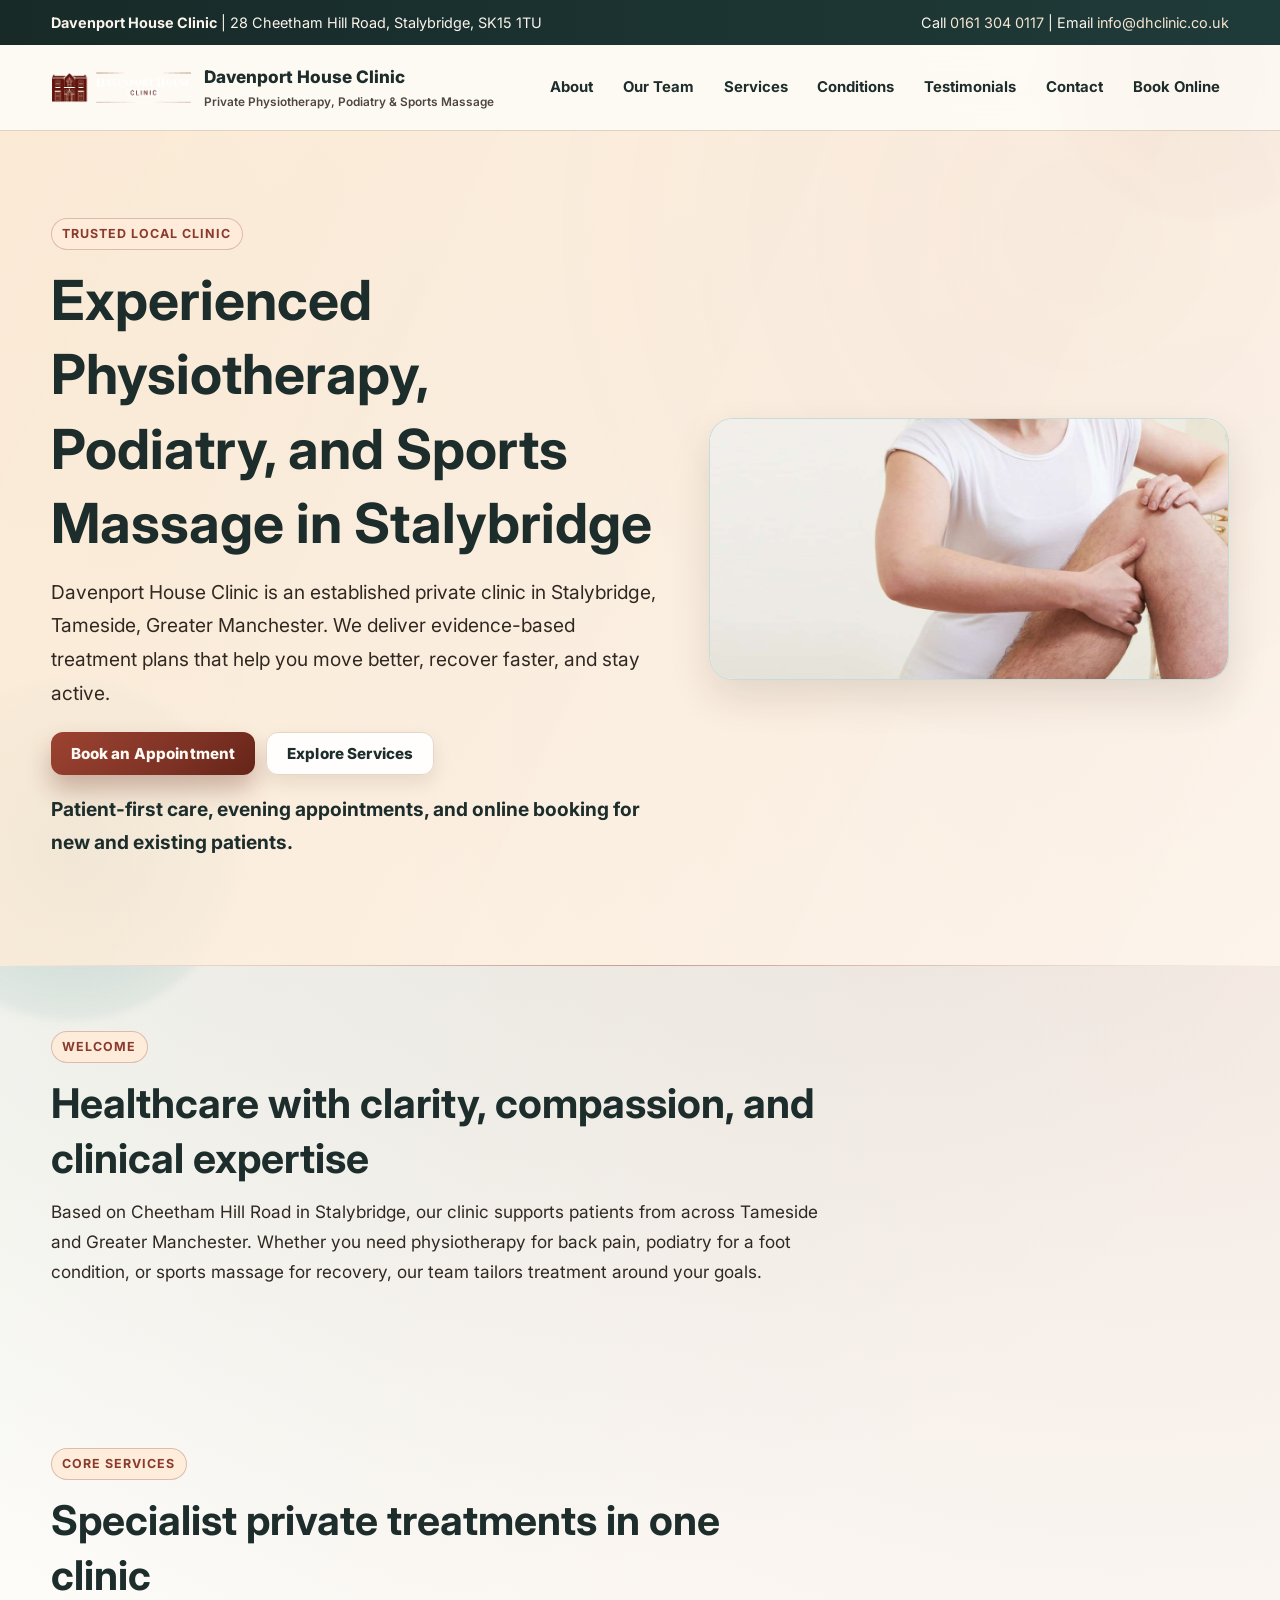
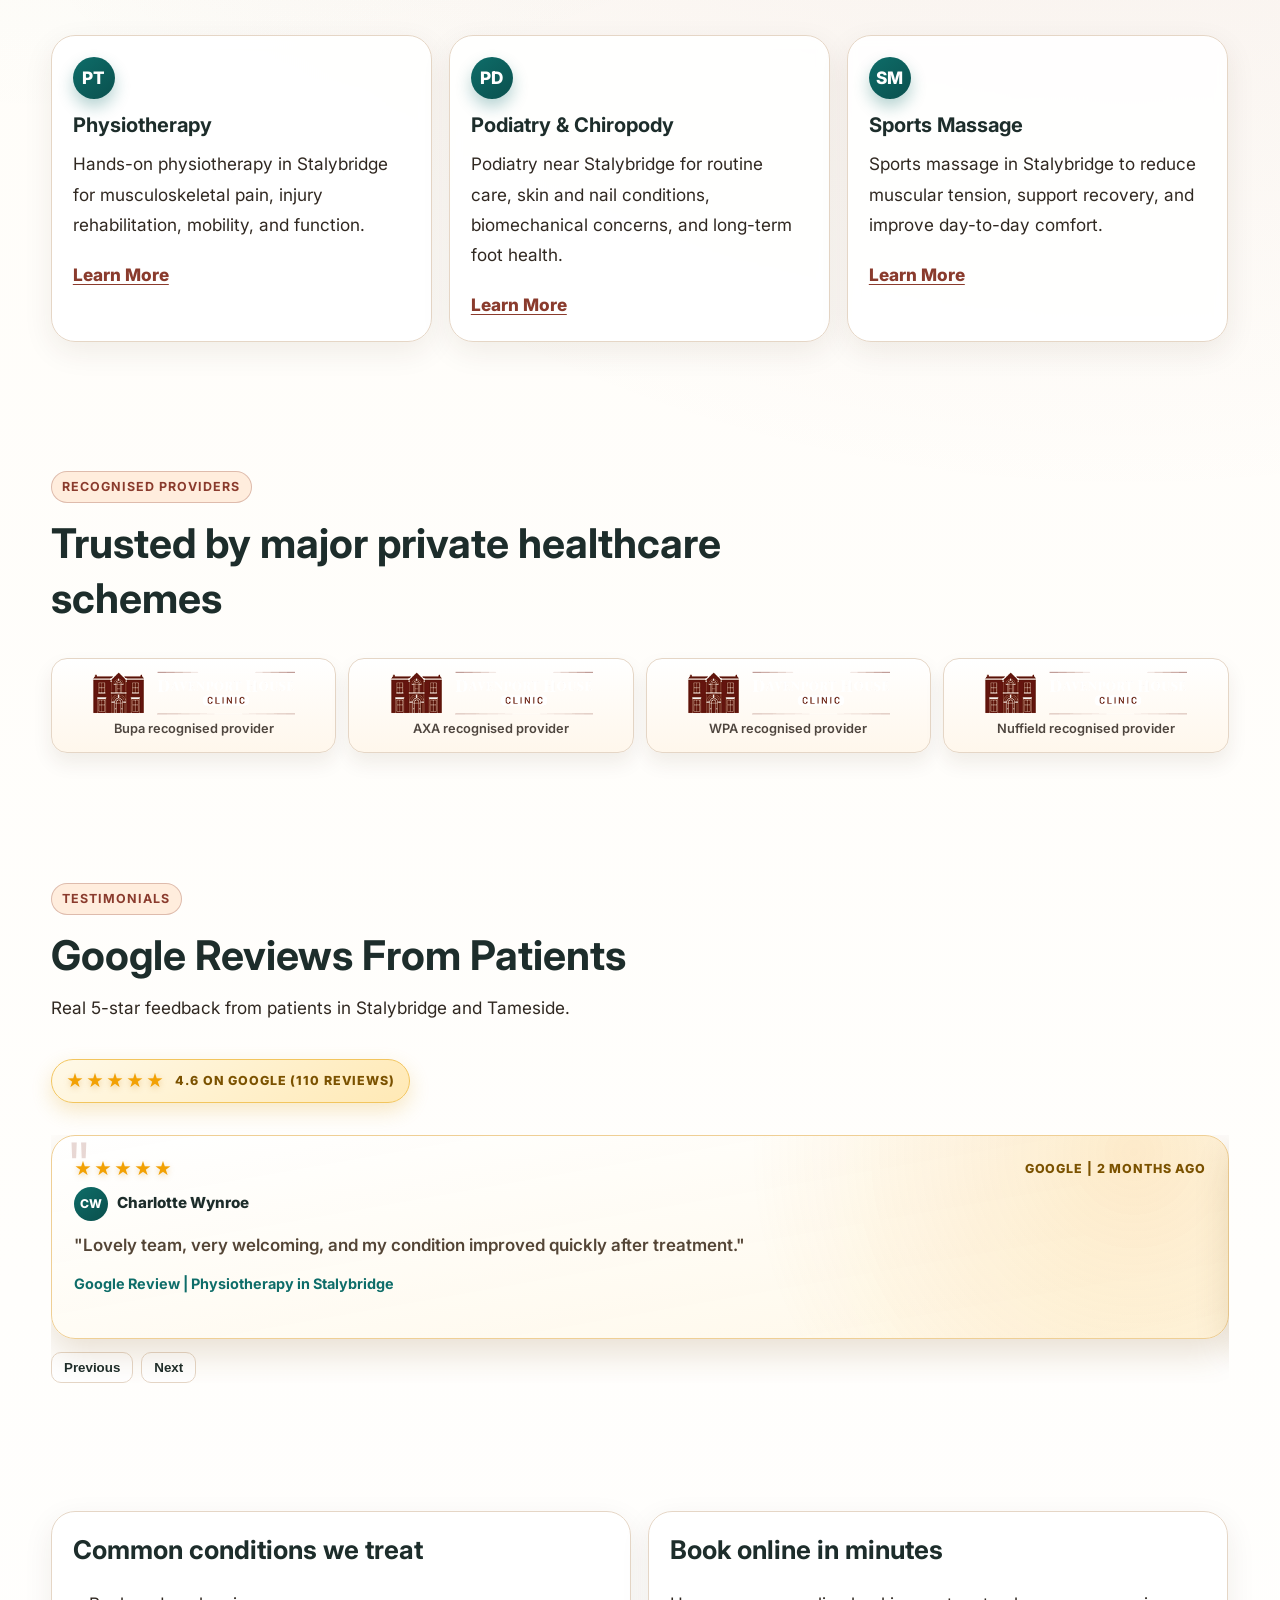
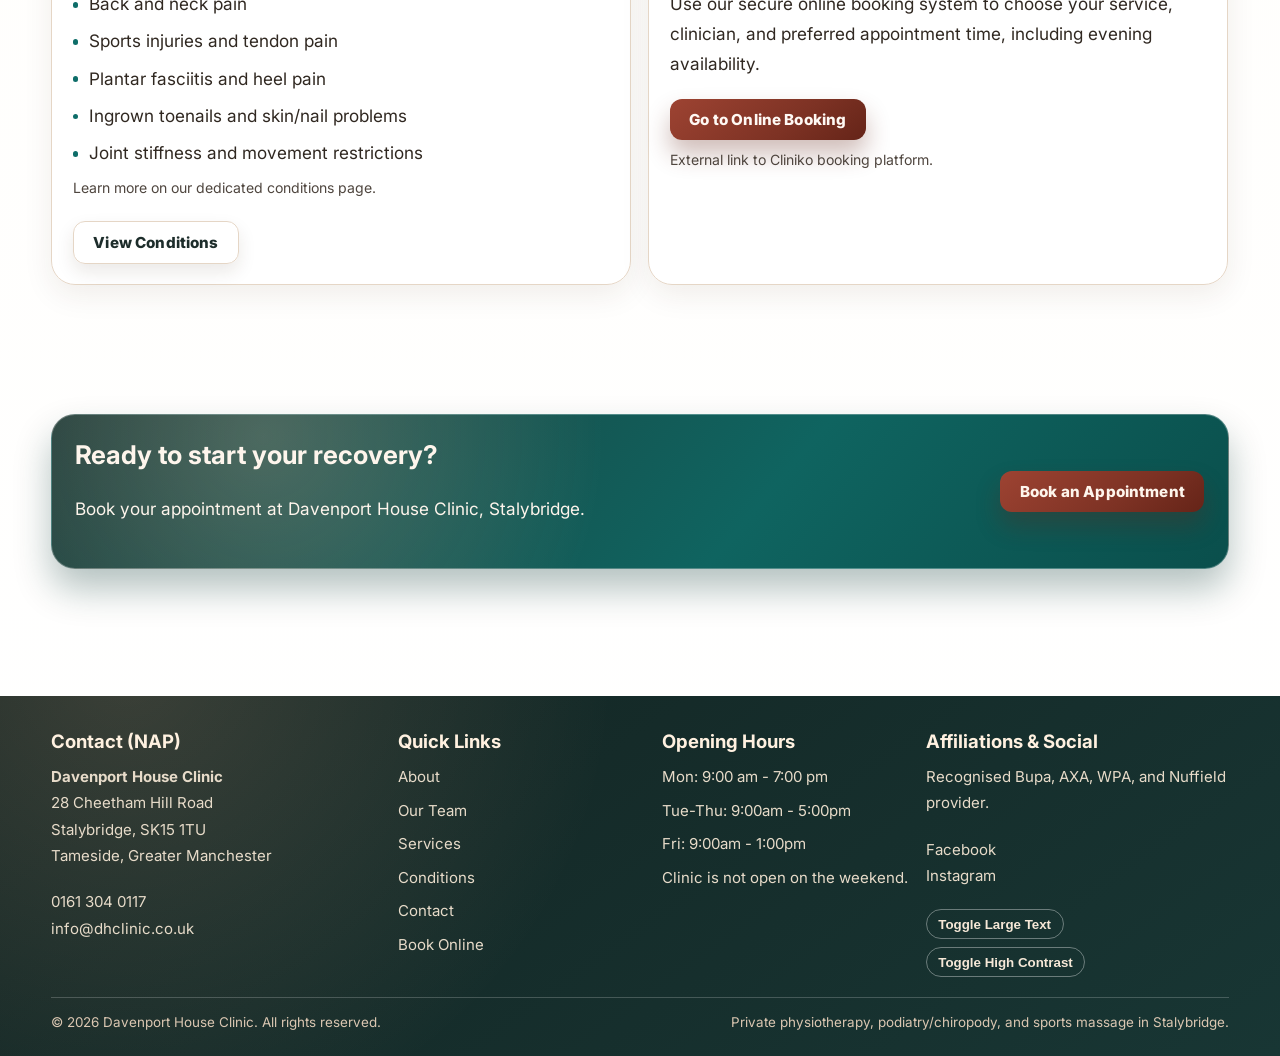
<file: index.html>
﻿<!DOCTYPE html>
<html lang="en-GB">
<head>
  <meta charset="UTF-8" />
  <meta name="viewport" content="width=device-width, initial-scale=1.0" />
  <title>Davenport House Clinic | Physiotherapy, Podiatry &amp; Sports Massage in Stalybridge</title>
  <meta name="description" content="Private physiotherapy, podiatry/chiropody, and sports massage in Stalybridge, Tameside. Book online with Davenport House Clinic for trusted, patient-first care." />
  <link rel="canonical" href="https://www.dhclinic.co.uk/" />
  <meta name="robots" content="index,follow" />
  <meta property="og:title" content="Davenport House Clinic | Physiotherapy, Podiatry & Sports Massage in Stalybridge" />
  <meta property="og:description" content="Experienced physiotherapy, podiatry, and sports massage in Stalybridge, Greater Manchester." />
  <meta property="og:type" content="website" />
  <meta property="og:url" content="https://www.dhclinic.co.uk/" />
  <meta property="og:locale" content="en_GB" />
  <meta name="twitter:card" content="summary" />
  <link rel="stylesheet" href="assets/css/styles.css" />
  <script type="application/ld+json">
  {
    "@context": "https://schema.org",
    "@type": "MedicalClinic",
    "name": "Davenport House Clinic",
    "url": "https://www.dhclinic.co.uk/",
    "telephone": "+44 161 304 0117",
    "email": "info@dhclinic.co.uk",
    "address": {
      "@type": "PostalAddress",
      "streetAddress": "28 Cheetham Hill Road",
      "addressLocality": "Stalybridge",
      "addressRegion": "Greater Manchester",
      "postalCode": "SK15 1TU",
      "addressCountry": "GB"
    },
    "areaServed": ["Stalybridge", "Tameside", "Greater Manchester"],
    "medicalSpecialty": ["Physiotherapy", "Podiatry", "Sports Medicine"],
    "sameAs": [
      "https://www.facebook.com/dhclinic",
      "https://www.instagram.com/dhclinic/"
    ]
  }
  </script>
</head>
<body>
  <a class="skip-link" href="#main-content">Skip to main content</a>

  <div class="top-utility">
    <div class="container">
      <div>
        <strong>Davenport House Clinic</strong> | 28 Cheetham Hill Road, Stalybridge, SK15 1TU
      </div>
      <div>
        Call <a href="tel:+441613040117">0161 304 0117</a> | Email <a href="mailto:info@dhclinic.co.uk">info@dhclinic.co.uk</a>
      </div>
    </div>
  </div>

  <header class="site-header">
    <div class="container">
      <a class="brand" href="index.html" aria-label="Davenport House Clinic home">
        <img class="brand-mark" src="assets/img/dhclinic-logo-landscape.png" alt="" aria-hidden="true" loading="eager" decoding="async" />
        <span>
          Davenport House Clinic
          <small>Private Physiotherapy, Podiatry &amp; Sports Massage</small>
        </span>
      </a>
      <button class="nav-toggle" aria-expanded="false" aria-controls="site-nav" aria-label="Toggle navigation menu">Menu</button>
      <nav aria-label="Primary">
        <ul class="nav-menu" id="site-nav">
          <li><a href="about.html">About</a></li>
          <li><a href="team.html">Our Team</a></li>
          <li><a href="services.html">Services</a></li>
          <li><a href="conditions.html">Conditions</a></li>
          <li><a href="index.html#testimonials">Testimonials</a></li>
          <li><a href="contact.html">Contact</a></li>
          <li><a href="book.html">Book Online</a></li>
        </ul>
      </nav>
    </div>
  </header>

  <main id="main-content">
    <section class="hero">
      <div class="container hero-grid">
        <div class="reveal">
          <span class="kicker">Trusted Local Clinic</span>
          <h1>Experienced Physiotherapy, Podiatry, and Sports Massage in Stalybridge</h1>
          <p>
            Davenport House Clinic is an established private clinic in Stalybridge, Tameside, Greater Manchester.
            We deliver evidence-based treatment plans that help you move better, recover faster, and stay active.
          </p>
          <div class="hero-actions">
            <a class="btn btn-primary" href="book.html">Book an Appointment</a>
            <a class="btn btn-secondary" href="services.html">Explore Services</a>
          </div>
          <p class="trust-line">Patient-first care, evening appointments, and online booking for new and existing patients.</p>
        </div>
        <div class="reveal image-placeholder has-image">
          <img src="assets/img/hero-physio.jpg" alt="Davenport House Clinic treatment space in Stalybridge" loading="eager" />
        </div>
      </div>
    </section>

    <section class="section">
      <div class="container">
        <div class="section-header reveal">
          <span class="kicker">Welcome</span>
          <h2>Healthcare with clarity, compassion, and clinical expertise</h2>
          <p>
            Based on Cheetham Hill Road in Stalybridge, our clinic supports patients from across Tameside and Greater Manchester.
            Whether you need physiotherapy for back pain, podiatry for a foot condition, or sports massage for recovery,
            our team tailors treatment around your goals.
          </p>
        </div>
      </div>
    </section>

    <section class="section" id="services-home">
      <div class="container">
        <div class="section-header reveal">
          <span class="kicker">Core Services</span>
          <h2>Specialist private treatments in one clinic</h2>
        </div>
        <div class="grid grid-3">
          <article class="card reveal">
            <div class="icon-circle" aria-hidden="true">PT</div>
            <h3>Physiotherapy</h3>
            <p>Hands-on physiotherapy in Stalybridge for musculoskeletal pain, injury rehabilitation, mobility, and function.</p>
            <a class="service-link" href="services/physiotherapy.html">Learn More</a>
          </article>
          <article class="card reveal">
            <div class="icon-circle" aria-hidden="true">PD</div>
            <h3>Podiatry &amp; Chiropody</h3>
            <p>Podiatry near Stalybridge for routine care, skin and nail conditions, biomechanical concerns, and long-term foot health.</p>
            <a class="service-link" href="services/podiatry.html">Learn More</a>
          </article>
          <article class="card reveal">
            <div class="icon-circle" aria-hidden="true">SM</div>
            <h3>Sports Massage</h3>
            <p>Sports massage in Stalybridge to reduce muscular tension, support recovery, and improve day-to-day comfort.</p>
            <a class="service-link" href="services/sports-massage.html">Learn More</a>
          </article>
        </div>
      </div>
    </section>

    <section class="section">
      <div class="container">
        <div class="section-header reveal">
          <span class="kicker">Recognised Providers</span>
          <h2>Trusted by major private healthcare schemes</h2>
        </div>
        <div class="badges reveal" aria-label="Recognised healthcare provider references">
          <div class="badge"><img src="assets/img/dhclinic-logo-landscape.png" alt="Davenport House Clinic logo" loading="lazy" /><span>Bupa recognised provider</span></div>
          <div class="badge"><img src="assets/img/dhclinic-logo-landscape.png" alt="Davenport House Clinic logo" loading="lazy" /><span>AXA recognised provider</span></div>
          <div class="badge"><img src="assets/img/dhclinic-logo-landscape.png" alt="Davenport House Clinic logo" loading="lazy" /><span>WPA recognised provider</span></div>
          <div class="badge"><img src="assets/img/dhclinic-logo-landscape.png" alt="Davenport House Clinic logo" loading="lazy" /><span>Nuffield recognised provider</span></div>
        </div>
      </div>
    </section>

    <section class="section" id="testimonials" aria-labelledby="testimonial-title">
      <div class="container">
        <div class="section-header reveal">
          <span class="kicker">Testimonials</span>
          <h2 id="testimonial-title">Google Reviews From Patients</h2>
          <p>Real 5-star feedback from patients in Stalybridge and Tameside.</p>
          <div class="review-summary" aria-label="Five star patient rating">
            <span class="review-stars" aria-hidden="true">&#9733;&#9733;&#9733;&#9733;&#9733;</span>
            <span class="review-score">4.6 on Google (110 reviews)</span>
          </div>
        </div>
        <div class="testimonial-carousel reveal" aria-live="polite">
          <div class="testimonial-track">
            <article class="testimonial">
              <div class="review-rating">
                <span class="review-stars" aria-hidden="true">&#9733;&#9733;&#9733;&#9733;&#9733;</span>
                <span class="review-score">Google | 2 months ago</span>
              </div>
              <div class="review-person">
                <span class="review-avatar" aria-hidden="true">CW</span>
                <span class="review-name">Charlotte Wynroe</span>
              </div>
              <blockquote>
                "Lovely team, very welcoming, and my condition improved quickly after treatment."
              </blockquote>
              <p class="review-meta">Google Review | Physiotherapy in Stalybridge</p>
            </article>
            <article class="testimonial">
              <div class="review-rating">
                <span class="review-stars" aria-hidden="true">&#9733;&#9733;&#9733;&#9733;&#9733;</span>
                <span class="review-score">Google | 3 months ago</span>
              </div>
              <div class="review-person">
                <span class="review-avatar" aria-hidden="true">AE</span>
                <span class="review-name">Alex Elliott</span>
              </div>
              <blockquote>
                "After back issues from a car crash, treatment was handled brilliantly and the physio support was excellent from start to finish."
              </blockquote>
              <p class="review-meta">Google Review | Physiotherapy</p>
            </article>
            <article class="testimonial">
              <div class="review-rating">
                <span class="review-stars" aria-hidden="true">&#9733;&#9733;&#9733;&#9733;&#9733;</span>
                <span class="review-score">Google | 4 months ago</span>
              </div>
              <div class="review-person">
                <span class="review-avatar" aria-hidden="true">DN</span>
                <span class="review-name">David Nolan</span>
              </div>
              <blockquote>
                "Simple booking, friendly staff, and physiotherapy that was clear, practical, and effective."
              </blockquote>
              <p class="review-meta">Google Review | Physiotherapy</p>
            </article>
            <article class="testimonial">
              <div class="review-rating">
                <span class="review-stars" aria-hidden="true">&#9733;&#9733;&#9733;&#9733;&#9733;</span>
                <span class="review-score">Google | 2 months ago</span>
              </div>
              <div class="review-person">
                <span class="review-avatar" aria-hidden="true">VM</span>
                <span class="review-name">Viv Morgan</span>
              </div>
              <blockquote>
                "Neck and shoulder pain improved after a short course of sessions, with clear home exercises to keep progress going."
              </blockquote>
              <p class="review-meta">Google Review | Physiotherapy</p>
            </article>
          </div>
          <div class="testimonial-controls" aria-label="Testimonial controls">
            <button type="button" data-carousel="-1">Previous</button>
            <button type="button" data-carousel="1">Next</button>
          </div>
        </div>
      </div>
    </section>

    <section class="section">
      <div class="container grid grid-2">
        <article class="card reveal">
          <h2>Common conditions we treat</h2>
          <ul class="inline-list">
            <li>Back and neck pain</li>
            <li>Sports injuries and tendon pain</li>
            <li>Plantar fasciitis and heel pain</li>
            <li>Ingrown toenails and skin/nail problems</li>
            <li>Joint stiffness and movement restrictions</li>
          </ul>
          <p class="helper">Learn more on our dedicated conditions page.</p>
          <a class="btn btn-secondary" href="conditions.html">View Conditions</a>
        </article>
        <article class="card reveal">
          <h2>Book online in minutes</h2>
          <p>
            Use our secure online booking system to choose your service, clinician, and preferred appointment time,
            including evening availability.
          </p>
          <a class="btn btn-primary" href="https://davenport-house.cliniko.com/bookings?business_id=55327" target="_blank" rel="noopener noreferrer">Go to Online Booking</a>
          <p class="helper">External link to Cliniko booking platform.</p>
        </article>
      </div>
    </section>

    <section class="section">
      <div class="container">
        <div class="cta-band reveal">
          <div>
            <h2>Ready to start your recovery?</h2>
            <p>Book your appointment at Davenport House Clinic, Stalybridge.</p>
          </div>
          <a class="btn btn-primary" href="book.html">Book an Appointment</a>
        </div>
      </div>
    </section>
  </main>

  <footer class="footer">
    <div class="container">
      <div class="footer-grid">
        <section>
          <h3>Contact (NAP)</h3>
          <p><strong>Davenport House Clinic</strong><br />28 Cheetham Hill Road<br />Stalybridge, SK15 1TU<br />Tameside, Greater Manchester</p>
          <p><a href="tel:+441613040117">0161 304 0117</a><br /><a href="mailto:info@dhclinic.co.uk">info@dhclinic.co.uk</a></p>
        </section>
        <section>
          <h3>Quick Links</h3>
          <ul>
            <li><a href="about.html">About</a></li>
            <li><a href="team.html">Our Team</a></li>
            <li><a href="services.html">Services</a></li>
            <li><a href="conditions.html">Conditions</a></li>
            <li><a href="contact.html">Contact</a></li>
            <li><a href="book.html">Book Online</a></li>
          </ul>
        </section>
        <section>
          <h3>Opening Hours</h3>
          <ul>
            <li>Mon: 9:00 am - 7:00 pm</li>
            <li>Tue-Thu: 9:00am - 5:00pm</li>
            <li>Fri: 9:00am - 1:00pm</li>
            <li>Clinic is not open on the weekend.</li>
          </ul>
        </section>
        <section>
          <h3>Affiliations &amp; Social</h3>
          <p>Recognised Bupa, AXA, WPA, and Nuffield provider.</p>
          <p><a href="https://www.facebook.com/dhclinic" target="_blank" rel="noopener noreferrer">Facebook</a><br /><a href="https://www.instagram.com/dhclinic/" target="_blank" rel="noopener noreferrer">Instagram</a></p>
          <div class="accessibility-controls" aria-label="Accessibility controls">
            <button id="toggle-font" type="button" aria-pressed="false">Toggle Large Text</button>
            <button id="toggle-contrast" type="button" aria-pressed="false">Toggle High Contrast</button>
          </div>
        </section>
      </div>
      <div class="footer-bottom">
        <span>&copy; <span class="js-year"></span> Davenport House Clinic. All rights reserved.</span>
        <span>Private physiotherapy, podiatry/chiropody, and sports massage in Stalybridge.</span>
      </div>
    </div>
  </footer>

  <script src="assets/js/main.js" defer></script>
</body>
</html>
</file>
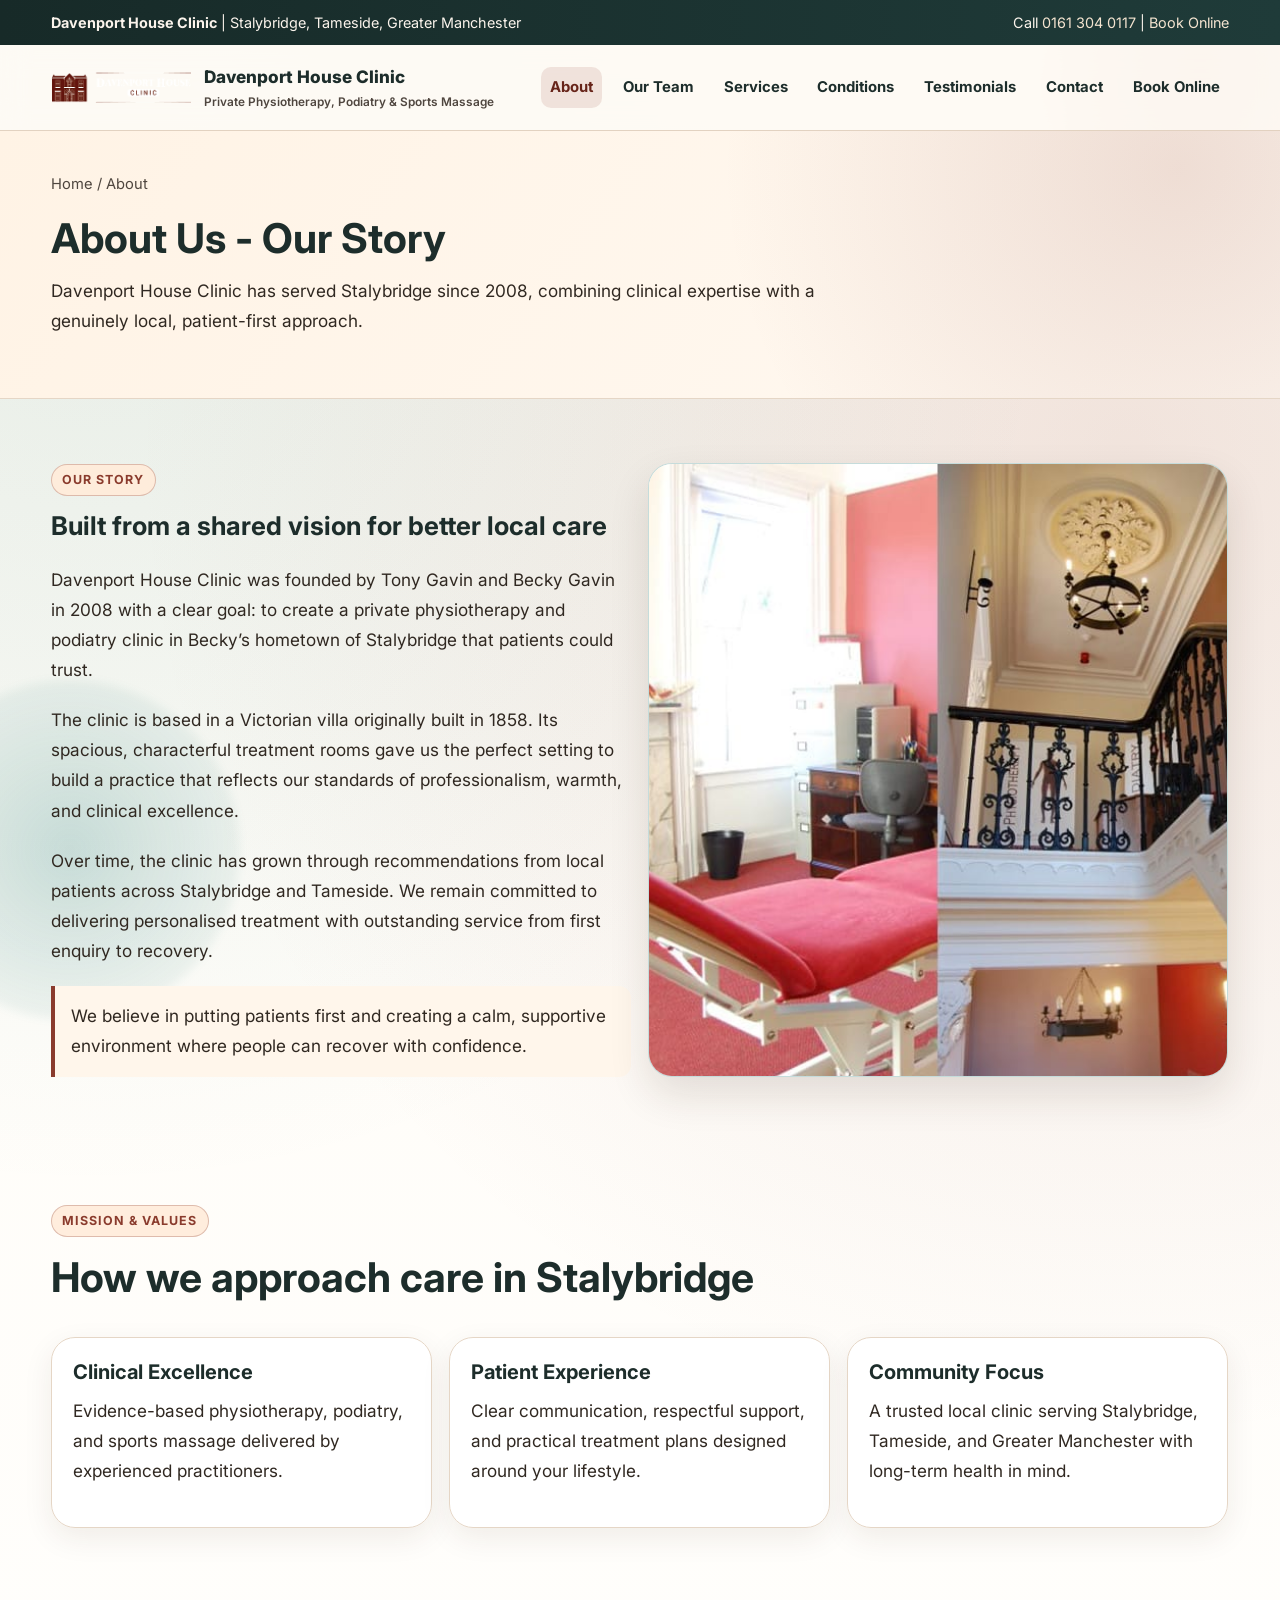
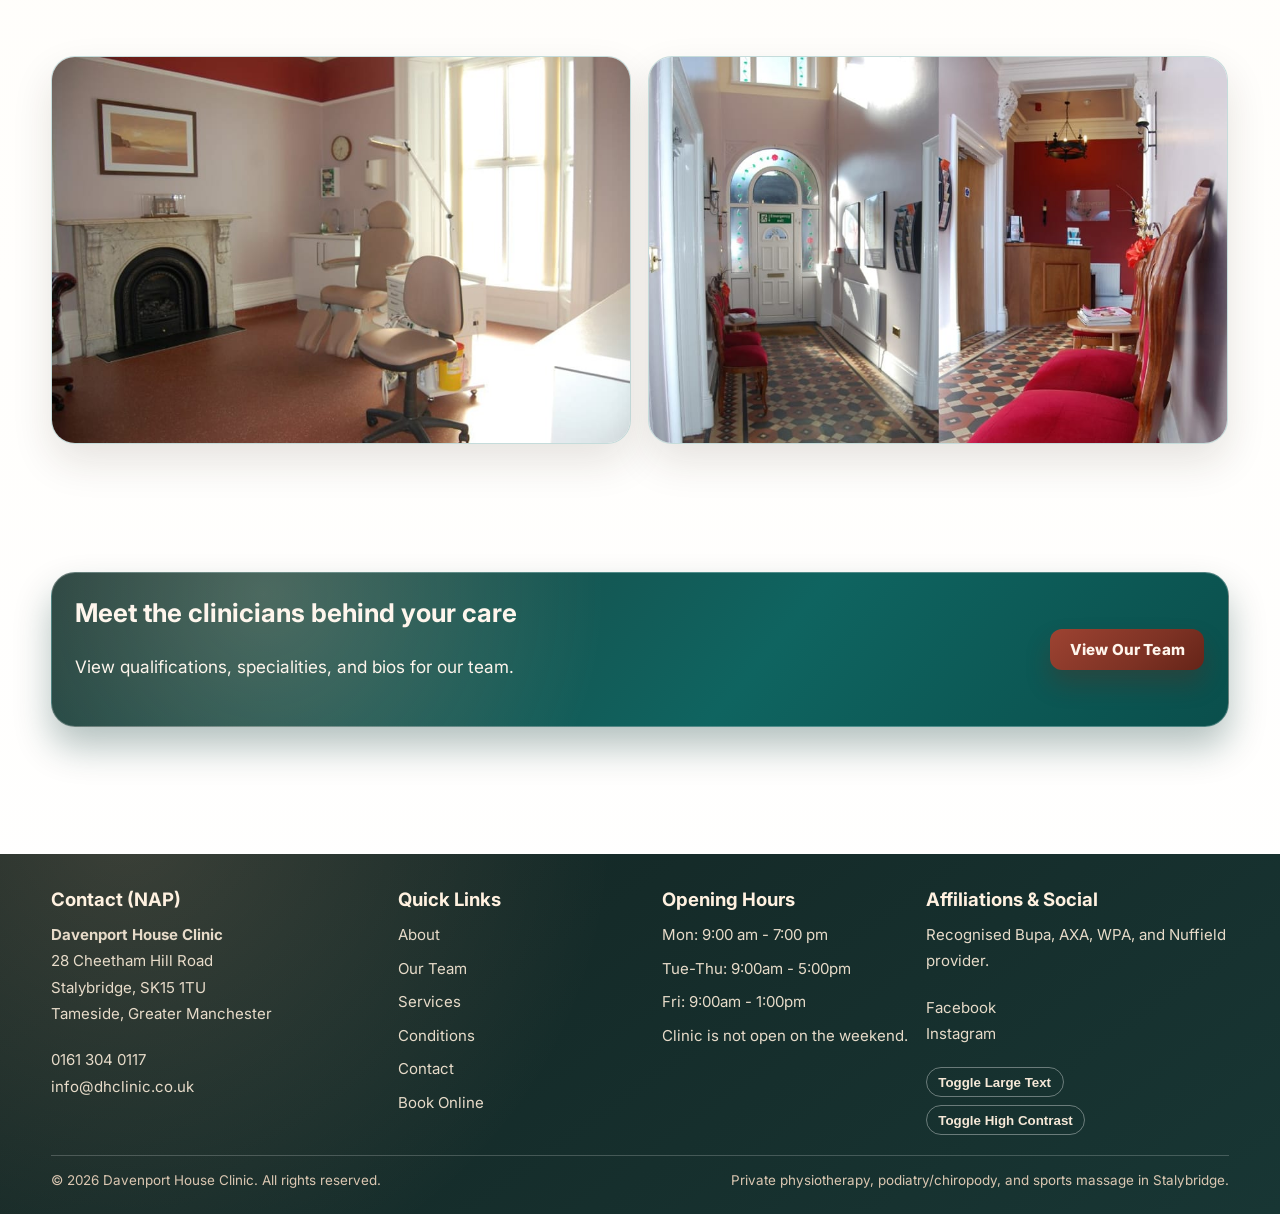
<file: about.html>
﻿<!DOCTYPE html>
<html lang="en-GB">
<head>
  <meta charset="UTF-8" />
  <meta name="viewport" content="width=device-width, initial-scale=1.0" />
  <title>About Davenport House Clinic | Private Healthcare in Stalybridge</title>
  <meta name="description" content="Learn about Davenport House Clinic in Stalybridge, founded in 2008 to provide high-quality physiotherapy, podiatry, and sports massage across Tameside." />
  <link rel="canonical" href="https://www.dhclinic.co.uk/about.html" />
  <meta name="robots" content="index,follow" />
  <meta property="og:title" content="About Davenport House Clinic" />
  <meta property="og:description" content="Our story, mission, and values at Davenport House Clinic in Stalybridge." />
  <meta property="og:type" content="article" />
  <meta property="og:url" content="https://www.dhclinic.co.uk/about.html" />
  <link rel="stylesheet" href="assets/css/styles.css" />
  <script type="application/ld+json">
  {
    "@context": "https://schema.org",
    "@type": "MedicalClinic",
    "name": "Davenport House Clinic",
    "url": "https://www.dhclinic.co.uk/about.html",
    "telephone": "+44 161 304 0117",
    "email": "info@dhclinic.co.uk",
    "address": {
      "@type": "PostalAddress",
      "streetAddress": "28 Cheetham Hill Road",
      "addressLocality": "Stalybridge",
      "addressRegion": "Greater Manchester",
      "postalCode": "SK15 1TU",
      "addressCountry": "GB"
    }
  }
  </script>
</head>
<body>
  <a class="skip-link" href="#main-content">Skip to main content</a>

  <div class="top-utility">
    <div class="container">
      <div><strong>Davenport House Clinic</strong> | Stalybridge, Tameside, Greater Manchester</div>
      <div>Call <a href="tel:+441613040117">0161 304 0117</a> | <a href="book.html">Book Online</a></div>
    </div>
  </div>

  <header class="site-header">
    <div class="container">
      <a class="brand" href="index.html" aria-label="Davenport House Clinic home">
        <img class="brand-mark" src="assets/img/dhclinic-logo-landscape.png" alt="" aria-hidden="true" loading="eager" decoding="async" />
        <span>Davenport House Clinic<small>Private Physiotherapy, Podiatry &amp; Sports Massage</small></span>
      </a>
      <button class="nav-toggle" aria-expanded="false" aria-controls="site-nav" aria-label="Toggle navigation menu">Menu</button>
      <nav aria-label="Primary">
        <ul class="nav-menu" id="site-nav">
          <li><a href="about.html" aria-current="page">About</a></li>
          <li><a href="team.html">Our Team</a></li>
          <li><a href="services.html">Services</a></li>
          <li><a href="conditions.html">Conditions</a></li>
          <li><a href="index.html#testimonials">Testimonials</a></li>
          <li><a href="contact.html">Contact</a></li>
          <li><a href="book.html">Book Online</a></li>
        </ul>
      </nav>
    </div>
  </header>

  <main id="main-content">
    <section class="page-hero">
      <div class="container">
        <p class="crumbs"><a href="index.html">Home</a> / About</p>
        <h1>About Us - Our Story</h1>
        <p>Davenport House Clinic has served Stalybridge since 2008, combining clinical expertise with a genuinely local, patient-first approach.</p>
      </div>
    </section>

    <section class="section">
      <div class="container grid grid-2">
        <div class="reveal">
          <span class="kicker">Our Story</span>
          <h2>Built from a shared vision for better local care</h2>
          <p>
            Davenport House Clinic was founded by Tony Gavin and Becky Gavin in 2008 with a clear goal:
            to create a private physiotherapy and podiatry clinic in Becky’s hometown of Stalybridge that patients could trust.
          </p>
          <p>
            The clinic is based in a Victorian villa originally built in 1858. Its spacious, characterful treatment rooms gave us the perfect setting
            to build a practice that reflects our standards of professionalism, warmth, and clinical excellence.
          </p>
          <p>
            Over time, the clinic has grown through recommendations from local patients across Stalybridge and Tameside.
            We remain committed to delivering personalised treatment with outstanding service from first enquiry to recovery.
          </p>
          <div class="notice">
            We believe in putting patients first and creating a calm, supportive environment where people can recover with confidence.
          </div>
        </div>
        <div class="reveal image-placeholder has-image">
          <img src="assets/img/about-exterior.jpg" alt="Exterior view of Davenport House Clinic in Stalybridge" loading="lazy" />
        </div>
      </div>
    </section>

    <section class="section">
      <div class="container">
        <div class="section-header reveal">
          <span class="kicker">Mission &amp; Values</span>
          <h2>How we approach care in Stalybridge</h2>
        </div>
        <div class="grid grid-3">
          <article class="card reveal">
            <h3>Clinical Excellence</h3>
            <p>Evidence-based physiotherapy, podiatry, and sports massage delivered by experienced practitioners.</p>
          </article>
          <article class="card reveal">
            <h3>Patient Experience</h3>
            <p>Clear communication, respectful support, and practical treatment plans designed around your lifestyle.</p>
          </article>
          <article class="card reveal">
            <h3>Community Focus</h3>
            <p>A trusted local clinic serving Stalybridge, Tameside, and Greater Manchester with long-term health in mind.</p>
          </article>
        </div>
      </div>
    </section>

    <section class="section">
      <div class="container grid grid-2">
        <div class="image-placeholder has-image reveal">
          <img src="assets/img/about-treatment-room.jpg" alt="Clinic treatment room at Davenport House Clinic" loading="lazy" />
        </div>
        <div class="image-placeholder has-image reveal">
          <img src="assets/img/about-reception.jpg" alt="Reception and waiting area at Davenport House Clinic" loading="lazy" />
        </div>
      </div>
    </section>

    <section class="section">
      <div class="container">
        <div class="cta-band reveal">
          <div>
            <h2>Meet the clinicians behind your care</h2>
            <p>View qualifications, specialities, and bios for our team.</p>
          </div>
          <a class="btn btn-primary" href="team.html">View Our Team</a>
        </div>
      </div>
    </section>
  </main>

  <footer class="footer">
    <div class="container">
      <div class="footer-grid">
        <section>
          <h3>Contact (NAP)</h3>
          <p><strong>Davenport House Clinic</strong><br />28 Cheetham Hill Road<br />Stalybridge, SK15 1TU<br />Tameside, Greater Manchester</p>
          <p><a href="tel:+441613040117">0161 304 0117</a><br /><a href="mailto:info@dhclinic.co.uk">info@dhclinic.co.uk</a></p>
        </section>
        <section>
          <h3>Quick Links</h3>
          <ul>
            <li><a href="about.html">About</a></li>
            <li><a href="team.html">Our Team</a></li>
            <li><a href="services.html">Services</a></li>
            <li><a href="conditions.html">Conditions</a></li>
            <li><a href="contact.html">Contact</a></li>
            <li><a href="book.html">Book Online</a></li>
          </ul>
        </section>
        <section>
          <h3>Opening Hours</h3>
          <ul>
            <li>Mon: 9:00 am - 7:00 pm</li>
            <li>Tue-Thu: 9:00am - 5:00pm</li>
            <li>Fri: 9:00am - 1:00pm</li>
            <li>Clinic is not open on the weekend.</li>
          </ul>
        </section>
        <section>
          <h3>Affiliations &amp; Social</h3>
          <p>Recognised Bupa, AXA, WPA, and Nuffield provider.</p>
          <p><a href="https://www.facebook.com/dhclinic" target="_blank" rel="noopener noreferrer">Facebook</a><br /><a href="https://www.instagram.com/dhclinic/" target="_blank" rel="noopener noreferrer">Instagram</a></p>
          <div class="accessibility-controls" aria-label="Accessibility controls">
            <button id="toggle-font" type="button" aria-pressed="false">Toggle Large Text</button>
            <button id="toggle-contrast" type="button" aria-pressed="false">Toggle High Contrast</button>
          </div>
        </section>
      </div>
      <div class="footer-bottom">
        <span>&copy; <span class="js-year"></span> Davenport House Clinic. All rights reserved.</span>
        <span>Private physiotherapy, podiatry/chiropody, and sports massage in Stalybridge.</span>
      </div>
    </div>
  </footer>

  <script src="assets/js/main.js" defer></script>
</body>
</html>
</file>
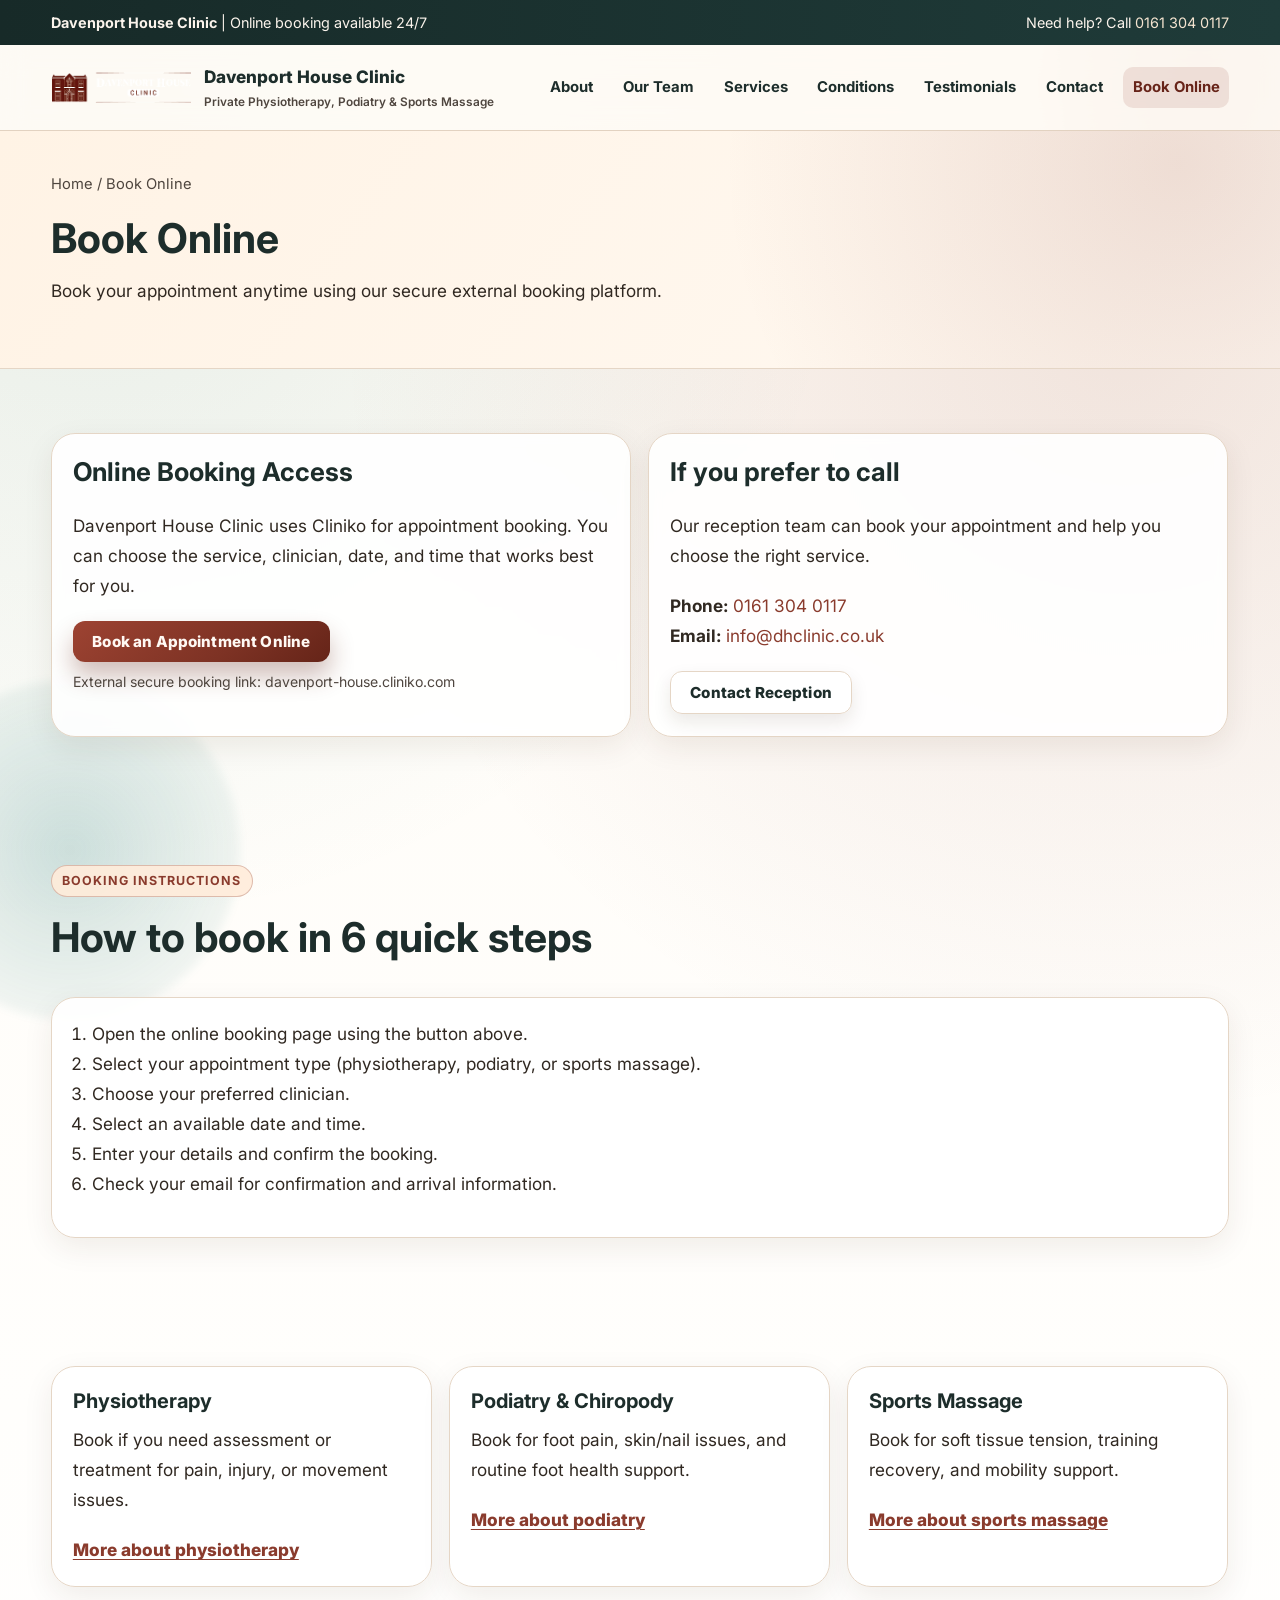
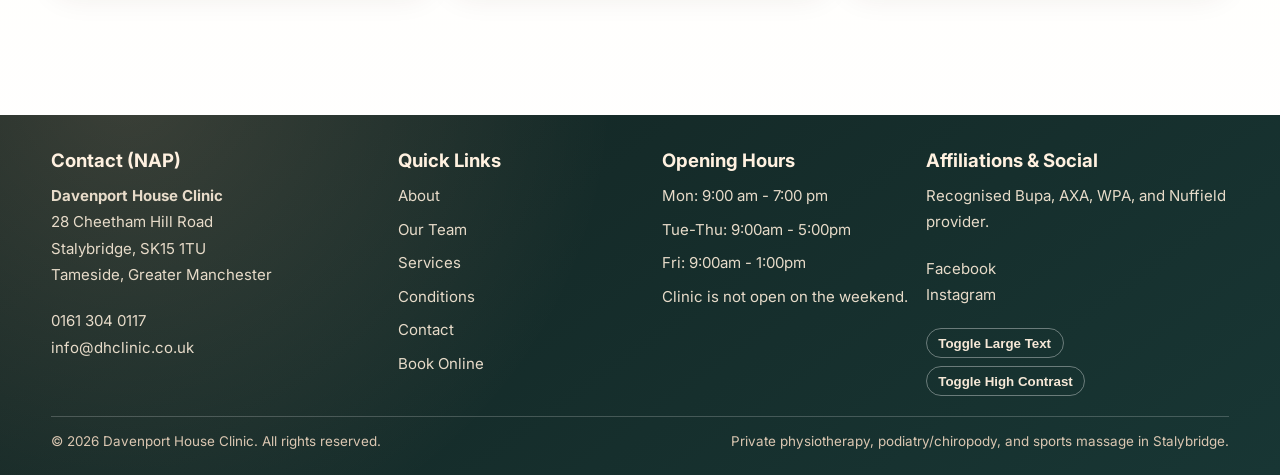
<file: book.html>
﻿<!DOCTYPE html>
<html lang="en-GB">
<head>
  <meta charset="UTF-8" />
  <meta name="viewport" content="width=device-width, initial-scale=1.0" />
  <title>Book Online | Davenport House Clinic Stalybridge</title>
  <meta name="description" content="Book physiotherapy, podiatry, and sports massage online at Davenport House Clinic, Stalybridge, using our secure booking provider." />
  <link rel="canonical" href="https://www.dhclinic.co.uk/book.html" />
  <meta property="og:title" content="Book Online | Davenport House Clinic" />
  <meta property="og:description" content="Book your clinic appointment online in minutes with Davenport House Clinic." />
  <meta property="og:type" content="website" />
  <link rel="stylesheet" href="assets/css/styles.css" />
  <script type="application/ld+json">
  {
    "@context": "https://schema.org",
    "@type": "MedicalClinic",
    "name": "Davenport House Clinic",
    "url": "https://www.dhclinic.co.uk/book.html",
    "telephone": "+44 161 304 0117",
    "address": {
      "@type": "PostalAddress",
      "streetAddress": "28 Cheetham Hill Road",
      "addressLocality": "Stalybridge",
      "addressRegion": "Greater Manchester",
      "postalCode": "SK15 1TU",
      "addressCountry": "GB"
    }
  }
  </script>
</head>
<body>
  <a class="skip-link" href="#main-content">Skip to main content</a>

  <div class="top-utility">
    <div class="container">
      <div><strong>Davenport House Clinic</strong> | Online booking available 24/7</div>
      <div>Need help? Call <a href="tel:+441613040117">0161 304 0117</a></div>
    </div>
  </div>

  <header class="site-header">
    <div class="container">
      <a class="brand" href="index.html" aria-label="Davenport House Clinic home">
        <img class="brand-mark" src="assets/img/dhclinic-logo-landscape.png" alt="" aria-hidden="true" loading="eager" decoding="async" />
        <span>Davenport House Clinic<small>Private Physiotherapy, Podiatry &amp; Sports Massage</small></span>
      </a>
      <button class="nav-toggle" aria-expanded="false" aria-controls="site-nav" aria-label="Toggle navigation menu">Menu</button>
      <nav aria-label="Primary">
        <ul class="nav-menu" id="site-nav">
          <li><a href="about.html">About</a></li>
          <li><a href="team.html">Our Team</a></li>
          <li><a href="services.html">Services</a></li>
          <li><a href="conditions.html">Conditions</a></li>
          <li><a href="index.html#testimonials">Testimonials</a></li>
          <li><a href="contact.html">Contact</a></li>
          <li><a href="book.html" aria-current="page">Book Online</a></li>
        </ul>
      </nav>
    </div>
  </header>

  <main id="main-content">
    <section class="page-hero">
      <div class="container">
        <p class="crumbs"><a href="index.html">Home</a> / Book Online</p>
        <h1>Book Online</h1>
        <p>Book your appointment anytime using our secure external booking platform.</p>
      </div>
    </section>

    <section class="section">
      <div class="container grid grid-2">
        <article class="card reveal">
          <h2>Online Booking Access</h2>
          <p>
            Davenport House Clinic uses Cliniko for appointment booking. You can choose the service,
            clinician, date, and time that works best for you.
          </p>
          <a class="btn btn-primary" href="https://davenport-house.cliniko.com/bookings?business_id=55327" target="_blank" rel="noopener noreferrer">Book an Appointment Online</a>
          <p class="helper">External secure booking link: davenport-house.cliniko.com</p>
        </article>

        <article class="card reveal">
          <h2>If you prefer to call</h2>
          <p>
            Our reception team can book your appointment and help you choose the right service.
          </p>
          <p><strong>Phone:</strong> <a href="tel:+441613040117">0161 304 0117</a><br /><strong>Email:</strong> <a href="mailto:info@dhclinic.co.uk">info@dhclinic.co.uk</a></p>
          <a class="btn btn-secondary" href="contact.html">Contact Reception</a>
        </article>
      </div>
    </section>

    <section class="section">
      <div class="container">
        <div class="section-header reveal">
          <span class="kicker">Booking Instructions</span>
          <h2>How to book in 6 quick steps</h2>
        </div>
        <div class="card reveal">
          <ol>
            <li>Open the online booking page using the button above.</li>
            <li>Select your appointment type (physiotherapy, podiatry, or sports massage).</li>
            <li>Choose your preferred clinician.</li>
            <li>Select an available date and time.</li>
            <li>Enter your details and confirm the booking.</li>
            <li>Check your email for confirmation and arrival information.</li>
          </ol>
        </div>
      </div>
    </section>

    <section class="section">
      <div class="container grid grid-3">
        <article class="card reveal">
          <h3>Physiotherapy</h3>
          <p>Book if you need assessment or treatment for pain, injury, or movement issues.</p>
          <a class="service-link" href="services/physiotherapy.html">More about physiotherapy</a>
        </article>
        <article class="card reveal">
          <h3>Podiatry &amp; Chiropody</h3>
          <p>Book for foot pain, skin/nail issues, and routine foot health support.</p>
          <a class="service-link" href="services/podiatry.html">More about podiatry</a>
        </article>
        <article class="card reveal">
          <h3>Sports Massage</h3>
          <p>Book for soft tissue tension, training recovery, and mobility support.</p>
          <a class="service-link" href="services/sports-massage.html">More about sports massage</a>
        </article>
      </div>
    </section>
  </main>

  <footer class="footer">
    <div class="container">
      <div class="footer-grid">
        <section>
          <h3>Contact (NAP)</h3>
          <p><strong>Davenport House Clinic</strong><br />28 Cheetham Hill Road<br />Stalybridge, SK15 1TU<br />Tameside, Greater Manchester</p>
          <p><a href="tel:+441613040117">0161 304 0117</a><br /><a href="mailto:info@dhclinic.co.uk">info@dhclinic.co.uk</a></p>
        </section>
        <section>
          <h3>Quick Links</h3>
          <ul>
            <li><a href="about.html">About</a></li>
            <li><a href="team.html">Our Team</a></li>
            <li><a href="services.html">Services</a></li>
            <li><a href="conditions.html">Conditions</a></li>
            <li><a href="contact.html">Contact</a></li>
            <li><a href="book.html">Book Online</a></li>
          </ul>
        </section>
        <section>
          <h3>Opening Hours</h3>
          <ul>
            <li>Mon: 9:00 am - 7:00 pm</li>
            <li>Tue-Thu: 9:00am - 5:00pm</li>
            <li>Fri: 9:00am - 1:00pm</li>
            <li>Clinic is not open on the weekend.</li>
          </ul>
        </section>
        <section>
          <h3>Affiliations &amp; Social</h3>
          <p>Recognised Bupa, AXA, WPA, and Nuffield provider.</p>
          <p><a href="https://www.facebook.com/dhclinic" target="_blank" rel="noopener noreferrer">Facebook</a><br /><a href="https://www.instagram.com/dhclinic/" target="_blank" rel="noopener noreferrer">Instagram</a></p>
          <div class="accessibility-controls" aria-label="Accessibility controls">
            <button id="toggle-font" type="button" aria-pressed="false">Toggle Large Text</button>
            <button id="toggle-contrast" type="button" aria-pressed="false">Toggle High Contrast</button>
          </div>
        </section>
      </div>
      <div class="footer-bottom">
        <span>&copy; <span class="js-year"></span> Davenport House Clinic. All rights reserved.</span>
        <span>Private physiotherapy, podiatry/chiropody, and sports massage in Stalybridge.</span>
      </div>
    </div>
  </footer>

  <script src="assets/js/main.js" defer></script>
</body>
</html>
</file>
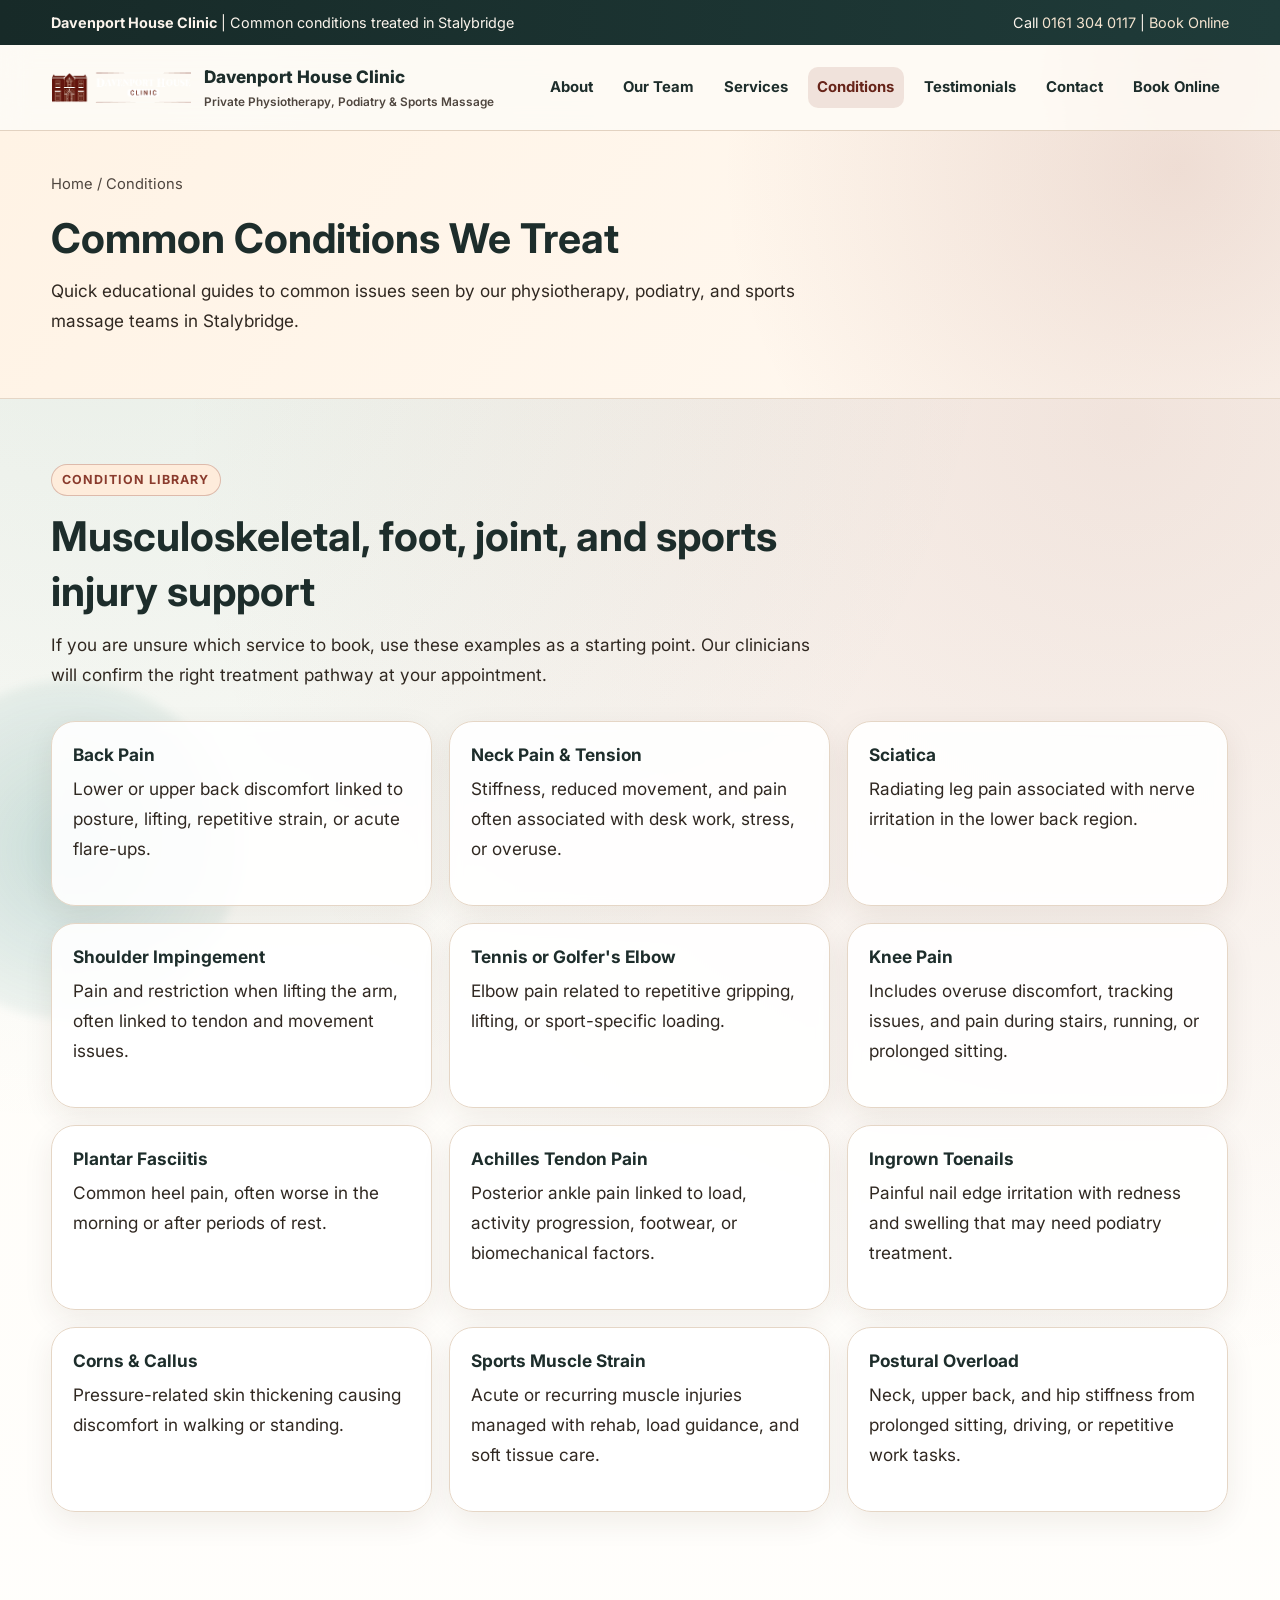
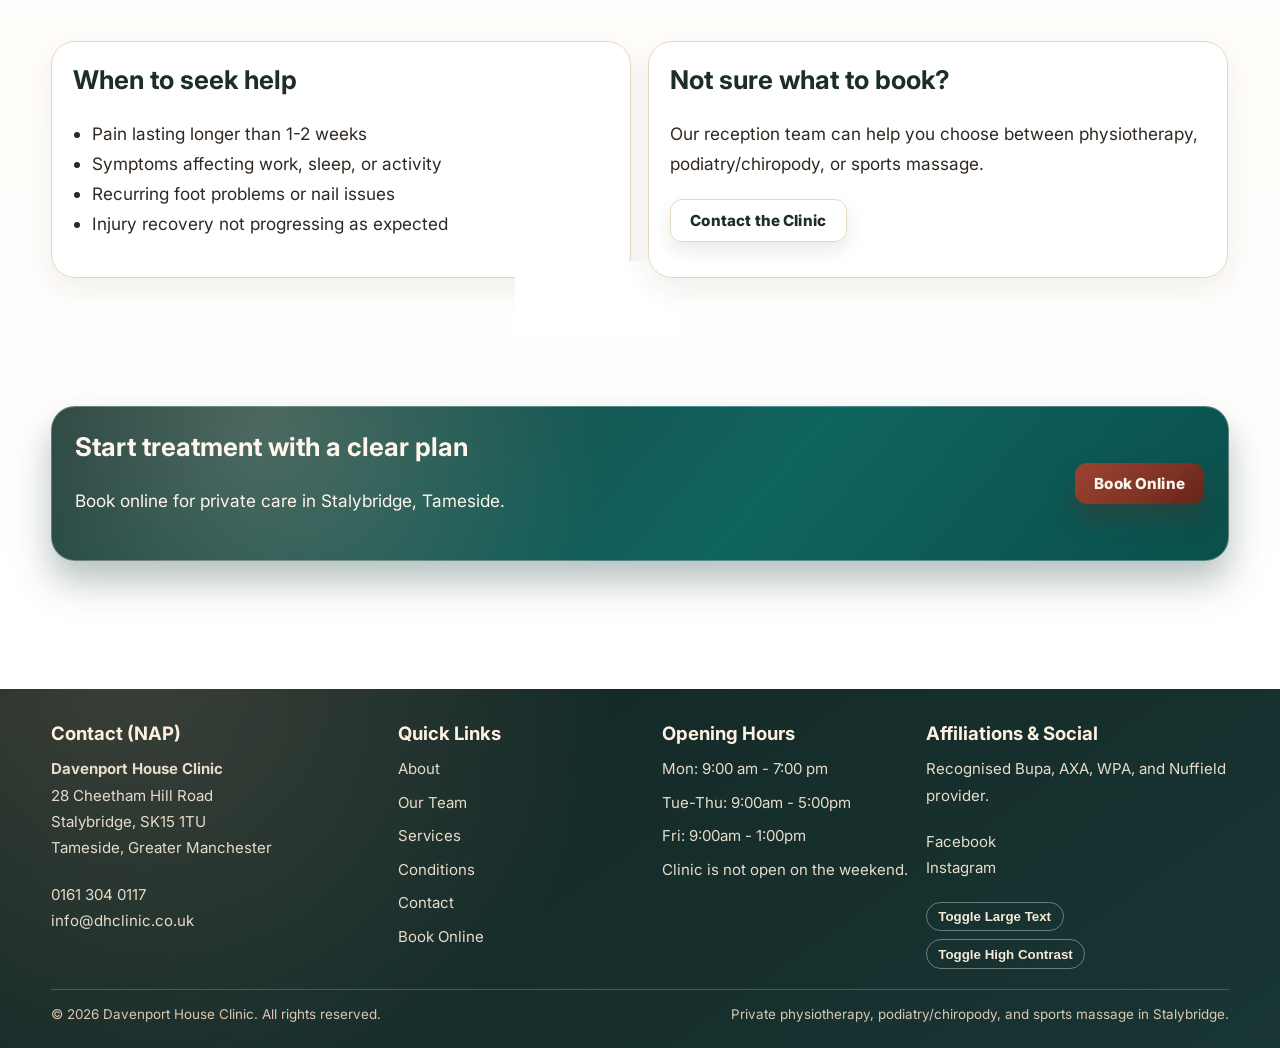
<file: conditions.html>
﻿<!DOCTYPE html>
<html lang="en-GB">
<head>
  <meta charset="UTF-8" />
  <meta name="viewport" content="width=device-width, initial-scale=1.0" />
  <title>Common Conditions We Treat | Davenport House Clinic Stalybridge</title>
  <meta name="description" content="Learn about common musculoskeletal, foot, joint, and sports injury conditions treated at Davenport House Clinic in Stalybridge, Tameside." />
  <link rel="canonical" href="https://www.dhclinic.co.uk/conditions.html" />
  <meta property="og:title" content="Common Conditions | Davenport House Clinic" />
  <meta property="og:description" content="Quick guides to common conditions treated with physiotherapy, podiatry, and sports massage in Stalybridge." />
  <meta property="og:type" content="website" />
  <link rel="stylesheet" href="assets/css/styles.css" />
  <script type="application/ld+json">
  {
    "@context": "https://schema.org",
    "@type": "MedicalClinic",
    "name": "Davenport House Clinic",
    "url": "https://www.dhclinic.co.uk/conditions.html",
    "telephone": "+44 161 304 0117",
    "address": {
      "@type": "PostalAddress",
      "streetAddress": "28 Cheetham Hill Road",
      "addressLocality": "Stalybridge",
      "addressRegion": "Greater Manchester",
      "postalCode": "SK15 1TU",
      "addressCountry": "GB"
    }
  }
  </script>
</head>
<body>
  <a class="skip-link" href="#main-content">Skip to main content</a>

  <div class="top-utility">
    <div class="container">
      <div><strong>Davenport House Clinic</strong> | Common conditions treated in Stalybridge</div>
      <div>Call <a href="tel:+441613040117">0161 304 0117</a> | <a href="book.html">Book Online</a></div>
    </div>
  </div>

  <header class="site-header">
    <div class="container">
      <a class="brand" href="index.html" aria-label="Davenport House Clinic home">
        <img class="brand-mark" src="assets/img/dhclinic-logo-landscape.png" alt="" aria-hidden="true" loading="eager" decoding="async" />
        <span>Davenport House Clinic<small>Private Physiotherapy, Podiatry &amp; Sports Massage</small></span>
      </a>
      <button class="nav-toggle" aria-expanded="false" aria-controls="site-nav" aria-label="Toggle navigation menu">Menu</button>
      <nav aria-label="Primary">
        <ul class="nav-menu" id="site-nav">
          <li><a href="about.html">About</a></li>
          <li><a href="team.html">Our Team</a></li>
          <li><a href="services.html">Services</a></li>
          <li><a href="conditions.html" aria-current="page">Conditions</a></li>
          <li><a href="index.html#testimonials">Testimonials</a></li>
          <li><a href="contact.html">Contact</a></li>
          <li><a href="book.html">Book Online</a></li>
        </ul>
      </nav>
    </div>
  </header>

  <main id="main-content">
    <section class="page-hero">
      <div class="container">
        <p class="crumbs"><a href="index.html">Home</a> / Conditions</p>
        <h1>Common Conditions We Treat</h1>
        <p>Quick educational guides to common issues seen by our physiotherapy, podiatry, and sports massage teams in Stalybridge.</p>
      </div>
    </section>

    <section class="section">
      <div class="container">
        <div class="section-header reveal">
          <span class="kicker">Condition Library</span>
          <h2>Musculoskeletal, foot, joint, and sports injury support</h2>
          <p>
            If you are unsure which service to book, use these examples as a starting point.
            Our clinicians will confirm the right treatment pathway at your appointment.
          </p>
        </div>

        <div class="grid grid-3">
          <article class="card condition-card reveal">
            <h3>Back Pain</h3>
            <p>Lower or upper back discomfort linked to posture, lifting, repetitive strain, or acute flare-ups.</p>
          </article>
          <article class="card condition-card reveal">
            <h3>Neck Pain &amp; Tension</h3>
            <p>Stiffness, reduced movement, and pain often associated with desk work, stress, or overuse.</p>
          </article>
          <article class="card condition-card reveal">
            <h3>Sciatica</h3>
            <p>Radiating leg pain associated with nerve irritation in the lower back region.</p>
          </article>
          <article class="card condition-card reveal">
            <h3>Shoulder Impingement</h3>
            <p>Pain and restriction when lifting the arm, often linked to tendon and movement issues.</p>
          </article>
          <article class="card condition-card reveal">
            <h3>Tennis or Golfer's Elbow</h3>
            <p>Elbow pain related to repetitive gripping, lifting, or sport-specific loading.</p>
          </article>
          <article class="card condition-card reveal">
            <h3>Knee Pain</h3>
            <p>Includes overuse discomfort, tracking issues, and pain during stairs, running, or prolonged sitting.</p>
          </article>
          <article class="card condition-card reveal">
            <h3>Plantar Fasciitis</h3>
            <p>Common heel pain, often worse in the morning or after periods of rest.</p>
          </article>
          <article class="card condition-card reveal">
            <h3>Achilles Tendon Pain</h3>
            <p>Posterior ankle pain linked to load, activity progression, footwear, or biomechanical factors.</p>
          </article>
          <article class="card condition-card reveal">
            <h3>Ingrown Toenails</h3>
            <p>Painful nail edge irritation with redness and swelling that may need podiatry treatment.</p>
          </article>
          <article class="card condition-card reveal">
            <h3>Corns &amp; Callus</h3>
            <p>Pressure-related skin thickening causing discomfort in walking or standing.</p>
          </article>
          <article class="card condition-card reveal">
            <h3>Sports Muscle Strain</h3>
            <p>Acute or recurring muscle injuries managed with rehab, load guidance, and soft tissue care.</p>
          </article>
          <article class="card condition-card reveal">
            <h3>Postural Overload</h3>
            <p>Neck, upper back, and hip stiffness from prolonged sitting, driving, or repetitive work tasks.</p>
          </article>
        </div>
      </div>
    </section>

    <section class="section">
      <div class="container grid grid-2">
        <article class="card reveal">
          <h2>When to seek help</h2>
          <ul>
            <li>Pain lasting longer than 1-2 weeks</li>
            <li>Symptoms affecting work, sleep, or activity</li>
            <li>Recurring foot problems or nail issues</li>
            <li>Injury recovery not progressing as expected</li>
          </ul>
        </article>
        <article class="card reveal">
          <h2>Not sure what to book?</h2>
          <p>Our reception team can help you choose between physiotherapy, podiatry/chiropody, or sports massage.</p>
          <a class="btn btn-secondary" href="contact.html">Contact the Clinic</a>
        </article>
      </div>
    </section>

    <section class="section">
      <div class="container">
        <div class="cta-band reveal">
          <div>
            <h2>Start treatment with a clear plan</h2>
            <p>Book online for private care in Stalybridge, Tameside.</p>
          </div>
          <a class="btn btn-primary" href="book.html">Book Online</a>
        </div>
      </div>
    </section>
  </main>

  <footer class="footer">
    <div class="container">
      <div class="footer-grid">
        <section>
          <h3>Contact (NAP)</h3>
          <p><strong>Davenport House Clinic</strong><br />28 Cheetham Hill Road<br />Stalybridge, SK15 1TU<br />Tameside, Greater Manchester</p>
          <p><a href="tel:+441613040117">0161 304 0117</a><br /><a href="mailto:info@dhclinic.co.uk">info@dhclinic.co.uk</a></p>
        </section>
        <section>
          <h3>Quick Links</h3>
          <ul>
            <li><a href="about.html">About</a></li>
            <li><a href="team.html">Our Team</a></li>
            <li><a href="services.html">Services</a></li>
            <li><a href="conditions.html">Conditions</a></li>
            <li><a href="contact.html">Contact</a></li>
            <li><a href="book.html">Book Online</a></li>
          </ul>
        </section>
        <section>
          <h3>Opening Hours</h3>
          <ul>
            <li>Mon: 9:00 am - 7:00 pm</li>
            <li>Tue-Thu: 9:00am - 5:00pm</li>
            <li>Fri: 9:00am - 1:00pm</li>
            <li>Clinic is not open on the weekend.</li>
          </ul>
        </section>
        <section>
          <h3>Affiliations &amp; Social</h3>
          <p>Recognised Bupa, AXA, WPA, and Nuffield provider.</p>
          <p><a href="https://www.facebook.com/dhclinic" target="_blank" rel="noopener noreferrer">Facebook</a><br /><a href="https://www.instagram.com/dhclinic/" target="_blank" rel="noopener noreferrer">Instagram</a></p>
          <div class="accessibility-controls" aria-label="Accessibility controls">
            <button id="toggle-font" type="button" aria-pressed="false">Toggle Large Text</button>
            <button id="toggle-contrast" type="button" aria-pressed="false">Toggle High Contrast</button>
          </div>
        </section>
      </div>
      <div class="footer-bottom">
        <span>&copy; <span class="js-year"></span> Davenport House Clinic. All rights reserved.</span>
        <span>Private physiotherapy, podiatry/chiropody, and sports massage in Stalybridge.</span>
      </div>
    </div>
  </footer>

  <script src="assets/js/main.js" defer></script>
</body>
</html>
</file>
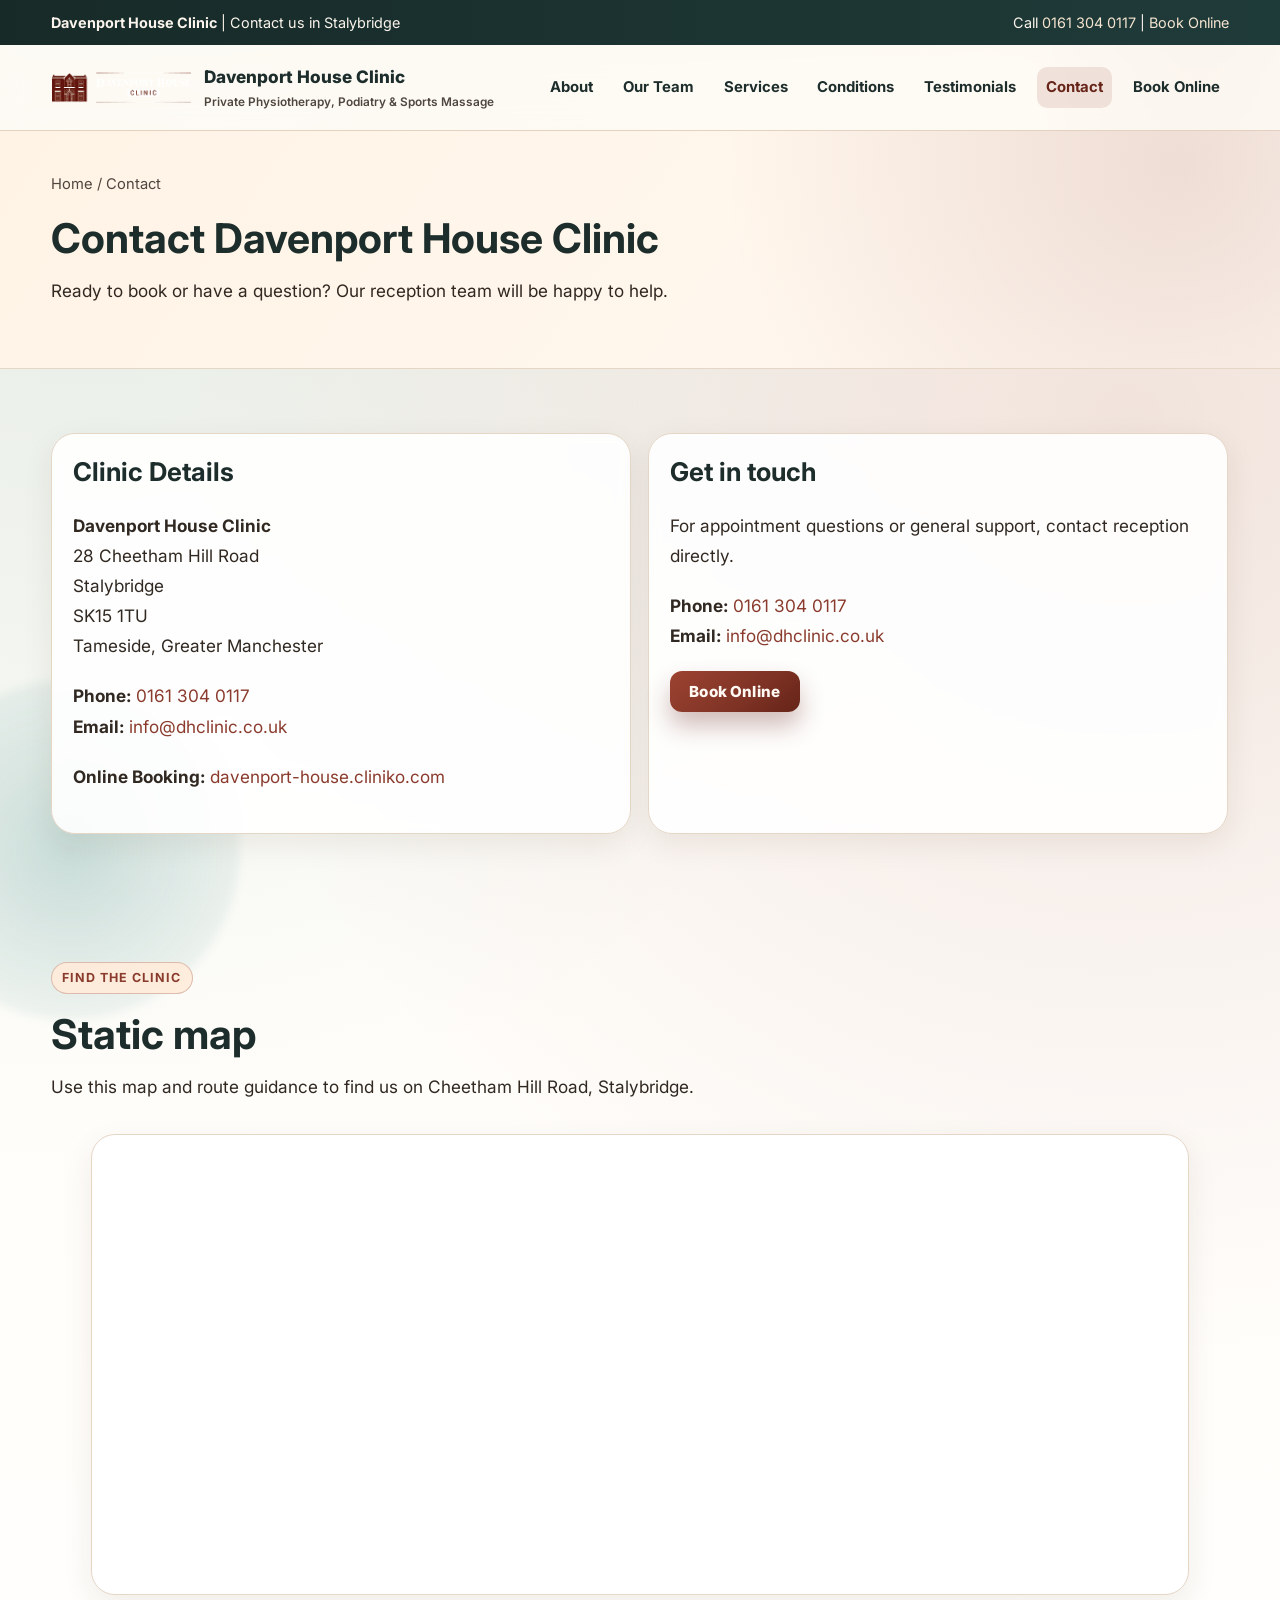
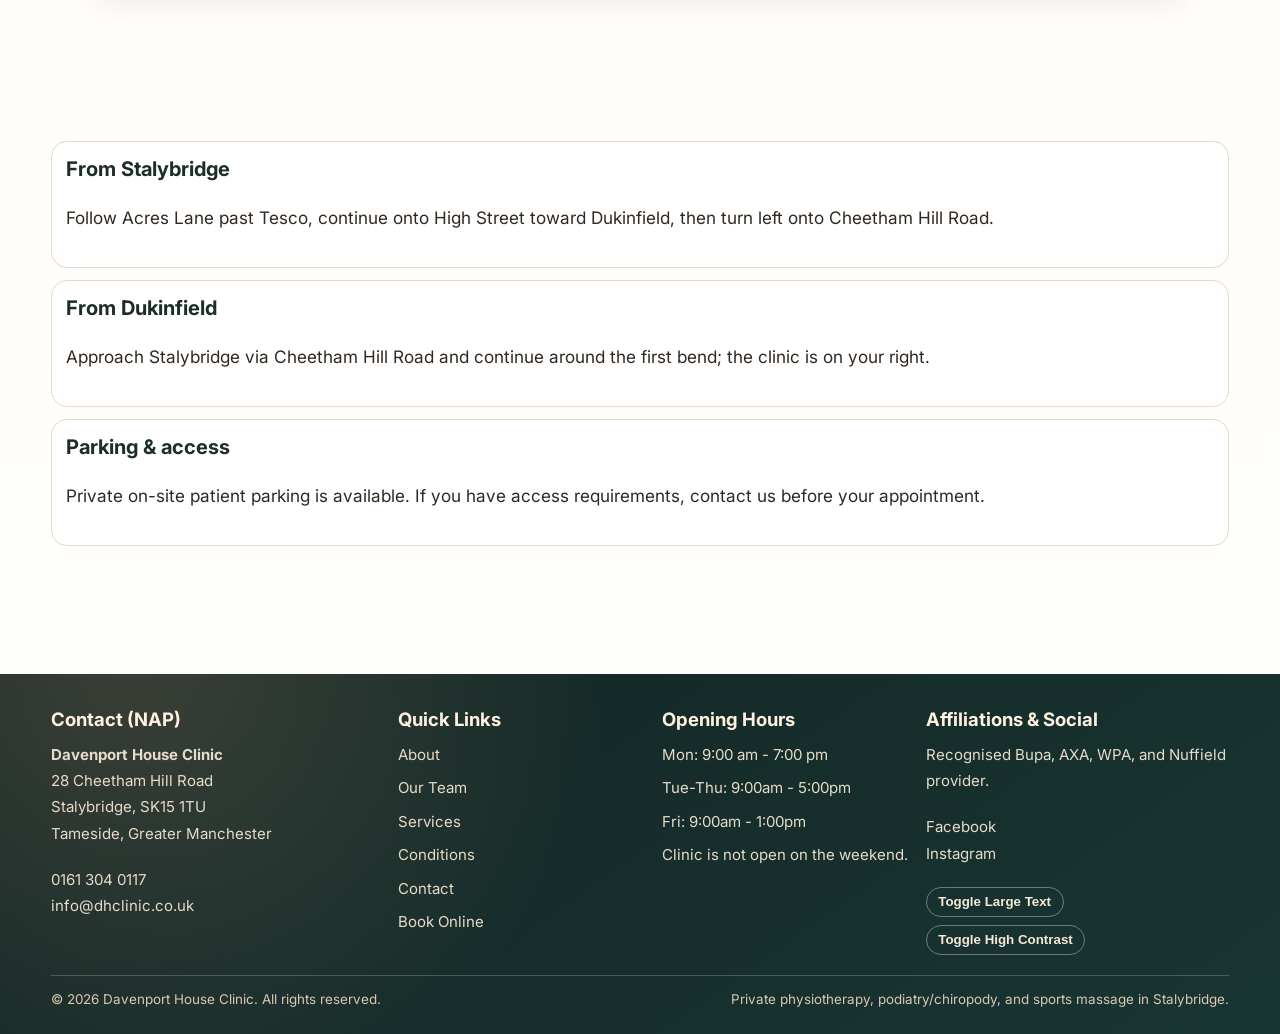
<file: contact.html>
﻿<!DOCTYPE html>
<html lang="en-GB">
<head>
  <meta charset="UTF-8" />
  <meta name="viewport" content="width=device-width, initial-scale=1.0" />
  <title>Contact Davenport House Clinic | Stalybridge</title>
  <meta name="description" content="Contact Davenport House Clinic in Stalybridge. Call 0161 304 0117, email info@dhclinic.co.uk, and view directions." />
  <link rel="canonical" href="https://www.dhclinic.co.uk/contact.html" />
  <meta property="og:title" content="Contact Davenport House Clinic" />
  <meta property="og:description" content="Contact details and directions for Davenport House Clinic, Stalybridge, SK15 1TU." />
  <meta property="og:type" content="website" />
  <link rel="stylesheet" href="assets/css/styles.css" />
  <script type="application/ld+json">
  {
    "@context": "https://schema.org",
    "@type": "MedicalClinic",
    "name": "Davenport House Clinic",
    "url": "https://www.dhclinic.co.uk/contact.html",
    "telephone": "+44 161 304 0117",
    "email": "info@dhclinic.co.uk",
    "address": {
      "@type": "PostalAddress",
      "streetAddress": "28 Cheetham Hill Road",
      "addressLocality": "Stalybridge",
      "addressRegion": "Greater Manchester",
      "postalCode": "SK15 1TU",
      "addressCountry": "GB"
    }
  }
  </script>
</head>
<body>
  <a class="skip-link" href="#main-content">Skip to main content</a>

  <div class="top-utility">
    <div class="container">
      <div><strong>Davenport House Clinic</strong> | Contact us in Stalybridge</div>
      <div>Call <a href="tel:+441613040117">0161 304 0117</a> | <a href="book.html">Book Online</a></div>
    </div>
  </div>

  <header class="site-header">
    <div class="container">
      <a class="brand" href="index.html" aria-label="Davenport House Clinic home">
        <img class="brand-mark" src="assets/img/dhclinic-logo-landscape.png" alt="" aria-hidden="true" loading="eager" decoding="async" />
        <span>Davenport House Clinic<small>Private Physiotherapy, Podiatry &amp; Sports Massage</small></span>
      </a>
      <button class="nav-toggle" aria-expanded="false" aria-controls="site-nav" aria-label="Toggle navigation menu">Menu</button>
      <nav aria-label="Primary">
        <ul class="nav-menu" id="site-nav">
          <li><a href="about.html">About</a></li>
          <li><a href="team.html">Our Team</a></li>
          <li><a href="services.html">Services</a></li>
          <li><a href="conditions.html">Conditions</a></li>
          <li><a href="index.html#testimonials">Testimonials</a></li>
          <li><a href="contact.html" aria-current="page">Contact</a></li>
          <li><a href="book.html">Book Online</a></li>
        </ul>
      </nav>
    </div>
  </header>

  <main id="main-content">
    <section class="page-hero">
      <div class="container">
        <p class="crumbs"><a href="index.html">Home</a> / Contact</p>
        <h1>Contact Davenport House Clinic</h1>
        <p>Ready to book or have a question? Our reception team will be happy to help.</p>
      </div>
    </section>

    <section class="section">
      <div class="container grid grid-2">
        <article class="card reveal">
          <h2>Clinic Details</h2>
          <p><strong>Davenport House Clinic</strong><br />28 Cheetham Hill Road<br />Stalybridge<br />SK15 1TU<br />Tameside, Greater Manchester</p>
          <p><strong>Phone:</strong> <a href="tel:+441613040117">0161 304 0117</a><br /><strong>Email:</strong> <a href="mailto:info@dhclinic.co.uk">info@dhclinic.co.uk</a></p>
          <p><strong>Online Booking:</strong> <a href="https://davenport-house.cliniko.com/bookings?business_id=55327" target="_blank" rel="noopener noreferrer">davenport-house.cliniko.com</a></p>
        </article>

        <article class="card reveal">
          <h2>Get in touch</h2>
          <p>For appointment questions or general support, contact reception directly.</p>
          <p><strong>Phone:</strong> <a href="tel:+441613040117">0161 304 0117</a><br /><strong>Email:</strong> <a href="mailto:info@dhclinic.co.uk">info@dhclinic.co.uk</a></p>
          <a class="btn btn-primary" href="book.html">Book Online</a>
        </article>
      </div>
    </section>

    <section class="section">
      <div class="container">
        <div class="section-header reveal">
          <span class="kicker">Find the Clinic</span>
          <h2>Static map</h2>
          <p>Use this map and route guidance to find us on Cheetham Hill Road, Stalybridge.</p>
        </div>
        <figure class="static-map reveal">
          <iframe
            title="Davenport House Clinic location map"
            src="https://www.google.com/maps/embed?pb=!1m18!1m12!1m3!1d2374.519697750561!2d-2.07114742367546!3d53.47704347232752!2m3!1f0!2f0!3f0!3m2!1i1024!2i768!4f13.1!3m3!1m2!1s0x487bb61768a15abf%3A0xeef52adec1c1bf00!2sDavenport%20House%20Clinic!5e0!3m2!1sen!2suk!4v1771427963164!5m2!1sen!2suk"
            width="100%"
            height="450"
            style="border:0;"
            allowfullscreen=""
            loading="lazy"
            referrerpolicy="no-referrer-when-downgrade">
          </iframe>
        </figure>
      </div>
    </section>

    <section class="section">
      <div class="container route-list">
        <article class="reveal">
          <h3>From Stalybridge</h3>
          <p>Follow Acres Lane past Tesco, continue onto High Street toward Dukinfield, then turn left onto Cheetham Hill Road.</p>
        </article>
        <article class="reveal">
          <h3>From Dukinfield</h3>
          <p>Approach Stalybridge via Cheetham Hill Road and continue around the first bend; the clinic is on your right.</p>
        </article>
        <article class="reveal">
          <h3>Parking &amp; access</h3>
          <p>Private on-site patient parking is available. If you have access requirements, contact us before your appointment.</p>
        </article>
      </div>
    </section>
  </main>

  <footer class="footer">
    <div class="container">
      <div class="footer-grid">
        <section>
          <h3>Contact (NAP)</h3>
          <p><strong>Davenport House Clinic</strong><br />28 Cheetham Hill Road<br />Stalybridge, SK15 1TU<br />Tameside, Greater Manchester</p>
          <p><a href="tel:+441613040117">0161 304 0117</a><br /><a href="mailto:info@dhclinic.co.uk">info@dhclinic.co.uk</a></p>
        </section>
        <section>
          <h3>Quick Links</h3>
          <ul>
            <li><a href="about.html">About</a></li>
            <li><a href="team.html">Our Team</a></li>
            <li><a href="services.html">Services</a></li>
            <li><a href="conditions.html">Conditions</a></li>
            <li><a href="contact.html">Contact</a></li>
            <li><a href="book.html">Book Online</a></li>
          </ul>
        </section>
        <section>
          <h3>Opening Hours</h3>
          <ul>
            <li>Mon: 9:00 am - 7:00 pm</li>
            <li>Tue-Thu: 9:00am - 5:00pm</li>
            <li>Fri: 9:00am - 1:00pm</li>
            <li>Clinic is not open on the weekend.</li>
          </ul>
        </section>
        <section>
          <h3>Affiliations &amp; Social</h3>
          <p>Recognised Bupa, AXA, WPA, and Nuffield provider.</p>
          <p><a href="https://www.facebook.com/dhclinic" target="_blank" rel="noopener noreferrer">Facebook</a><br /><a href="https://www.instagram.com/dhclinic/" target="_blank" rel="noopener noreferrer">Instagram</a></p>
          <div class="accessibility-controls" aria-label="Accessibility controls">
            <button id="toggle-font" type="button" aria-pressed="false">Toggle Large Text</button>
            <button id="toggle-contrast" type="button" aria-pressed="false">Toggle High Contrast</button>
          </div>
        </section>
      </div>
      <div class="footer-bottom">
        <span>&copy; <span class="js-year"></span> Davenport House Clinic. All rights reserved.</span>
        <span>Private physiotherapy, podiatry/chiropody, and sports massage in Stalybridge.</span>
      </div>
    </div>
  </footer>

  <script src="assets/js/main.js" defer></script>
</body>
</html>
</file>
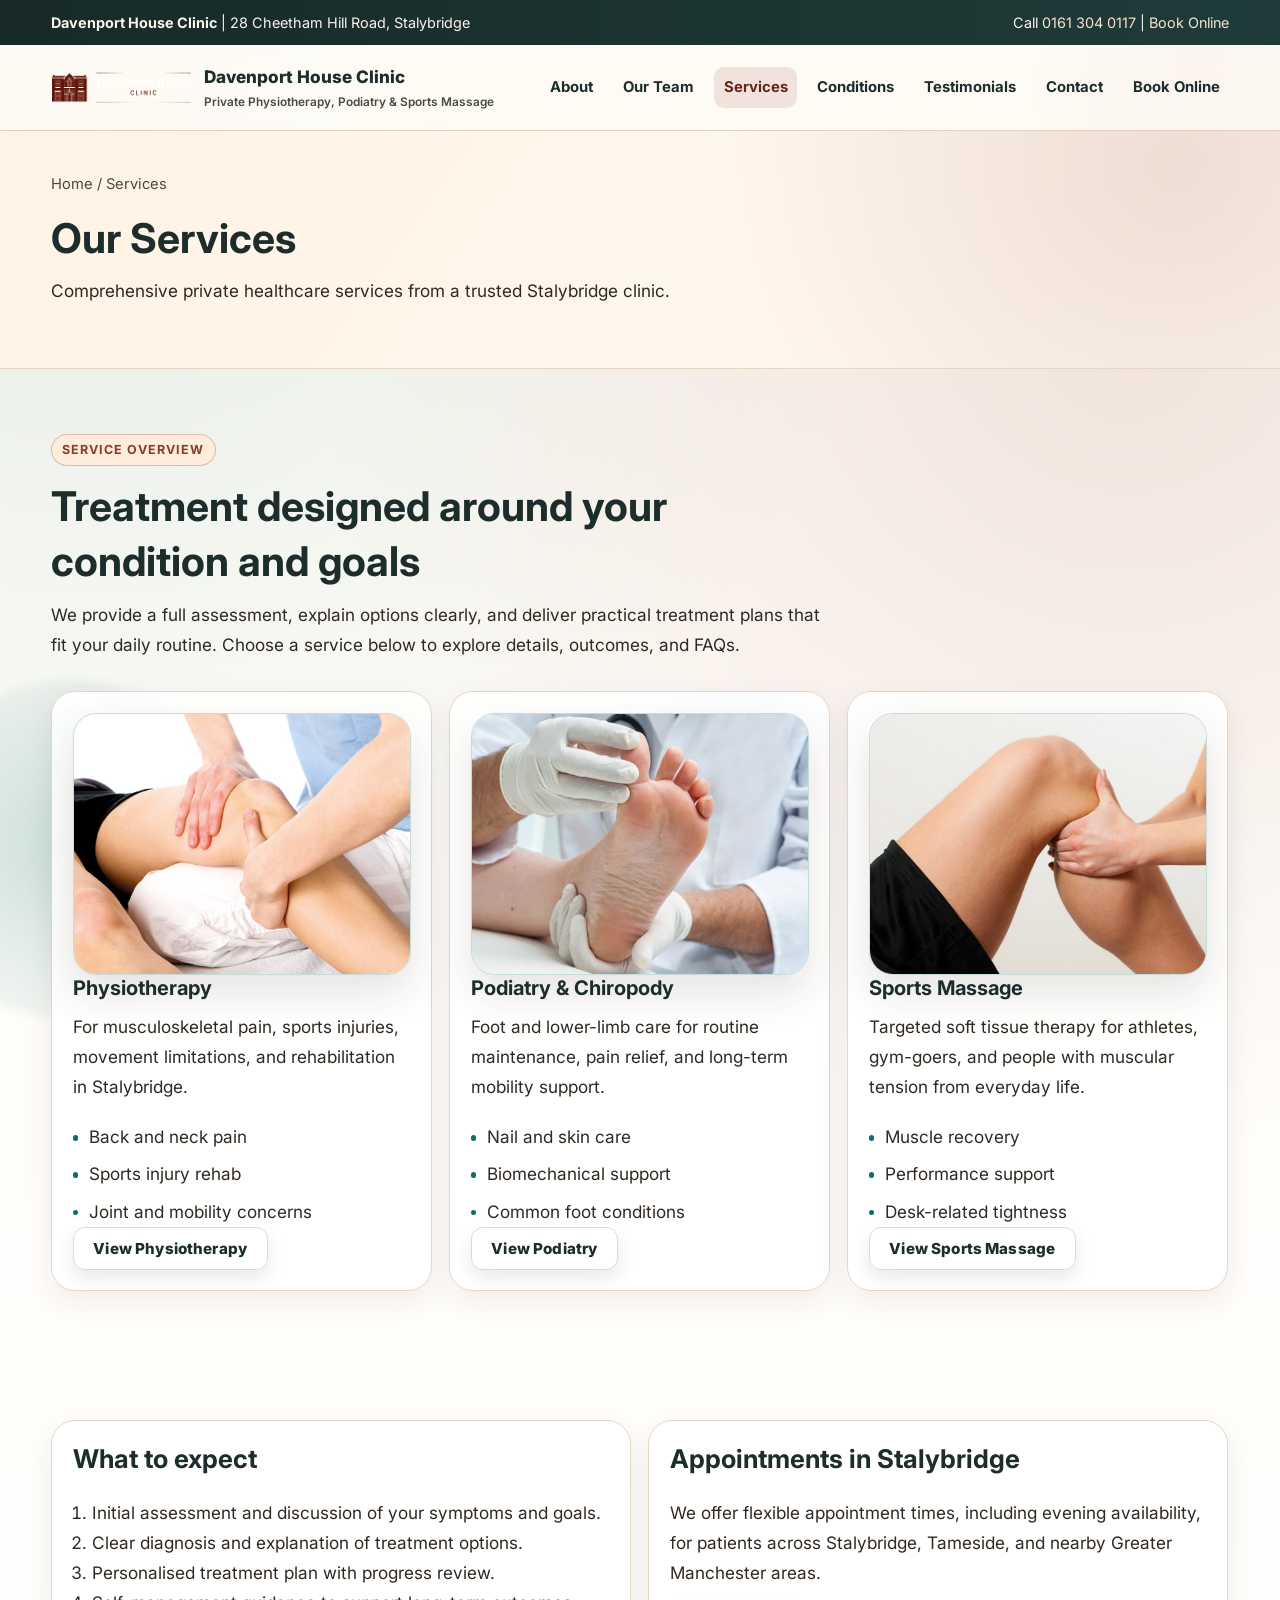
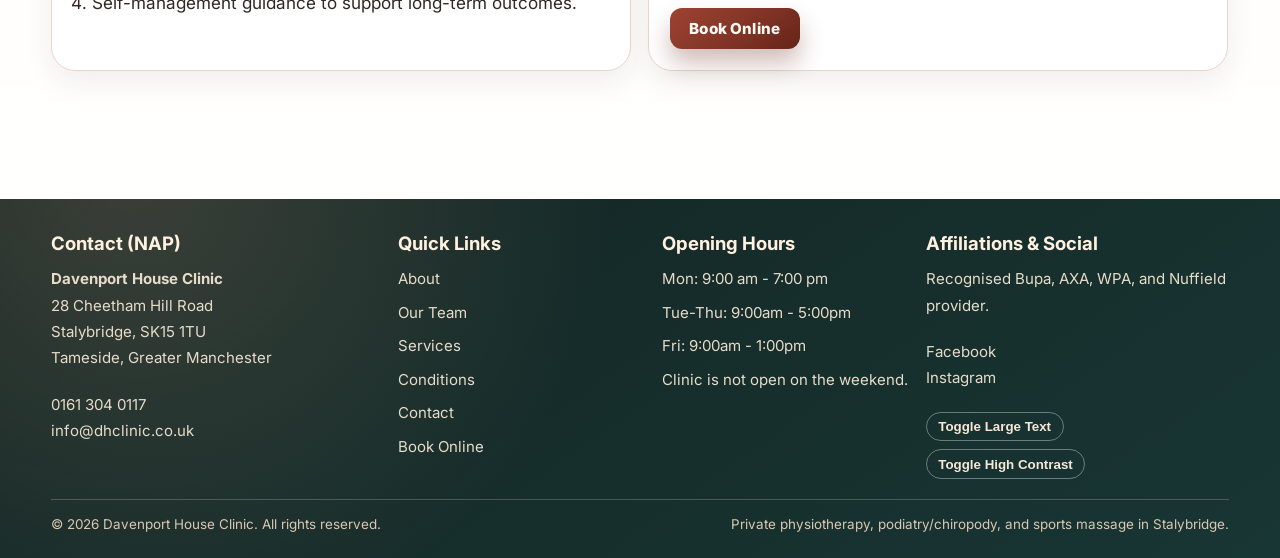
<file: services.html>
﻿<!DOCTYPE html>
<html lang="en-GB">
<head>
  <meta charset="UTF-8" />
  <meta name="viewport" content="width=device-width, initial-scale=1.0" />
  <title>Services | Physiotherapy, Podiatry &amp; Sports Massage in Stalybridge</title>
  <meta name="description" content="Explore Davenport House Clinic services: private physiotherapy, podiatry/chiropody, and sports massage in Stalybridge, Tameside." />
  <link rel="canonical" href="https://www.dhclinic.co.uk/services.html" />
  <meta property="og:title" content="Services | Davenport House Clinic" />
  <meta property="og:description" content="Private physiotherapy, podiatry, and sports massage services in Stalybridge." />
  <meta property="og:type" content="website" />
  <link rel="stylesheet" href="assets/css/styles.css" />
  <script type="application/ld+json">
  {
    "@context": "https://schema.org",
    "@type": "MedicalClinic",
    "name": "Davenport House Clinic",
    "url": "https://www.dhclinic.co.uk/services.html",
    "telephone": "+44 161 304 0117",
    "address": {
      "@type": "PostalAddress",
      "streetAddress": "28 Cheetham Hill Road",
      "addressLocality": "Stalybridge",
      "addressRegion": "Greater Manchester",
      "postalCode": "SK15 1TU",
      "addressCountry": "GB"
    }
  }
  </script>
</head>
<body>
  <a class="skip-link" href="#main-content">Skip to main content</a>

  <div class="top-utility">
    <div class="container">
      <div><strong>Davenport House Clinic</strong> | 28 Cheetham Hill Road, Stalybridge</div>
      <div>Call <a href="tel:+441613040117">0161 304 0117</a> | <a href="book.html">Book Online</a></div>
    </div>
  </div>

  <header class="site-header">
    <div class="container">
      <a class="brand" href="index.html" aria-label="Davenport House Clinic home">
        <img class="brand-mark" src="assets/img/dhclinic-logo-landscape.png" alt="" aria-hidden="true" loading="eager" decoding="async" />
        <span>Davenport House Clinic<small>Private Physiotherapy, Podiatry &amp; Sports Massage</small></span>
      </a>
      <button class="nav-toggle" aria-expanded="false" aria-controls="site-nav" aria-label="Toggle navigation menu">Menu</button>
      <nav aria-label="Primary">
        <ul class="nav-menu" id="site-nav">
          <li><a href="about.html">About</a></li>
          <li><a href="team.html">Our Team</a></li>
          <li><a href="services.html" aria-current="page">Services</a></li>
          <li><a href="conditions.html">Conditions</a></li>
          <li><a href="index.html#testimonials">Testimonials</a></li>
          <li><a href="contact.html">Contact</a></li>
          <li><a href="book.html">Book Online</a></li>
        </ul>
      </nav>
    </div>
  </header>

  <main id="main-content">
    <section class="page-hero">
      <div class="container">
        <p class="crumbs"><a href="index.html">Home</a> / Services</p>
        <h1>Our Services</h1>
        <p>Comprehensive private healthcare services from a trusted Stalybridge clinic.</p>
      </div>
    </section>

    <section class="section">
      <div class="container">
        <div class="section-header reveal">
          <span class="kicker">Service Overview</span>
          <h2>Treatment designed around your condition and goals</h2>
          <p>
            We provide a full assessment, explain options clearly, and deliver practical treatment plans that fit your daily routine.
            Choose a service below to explore details, outcomes, and FAQs.
          </p>
        </div>

        <div class="grid grid-3">
          <article class="card reveal">
            <div class="image-placeholder has-image">
              <img src="assets/img/service-physiotherapy.jpg" alt="Physiotherapy consultation at Davenport House Clinic" loading="lazy" />
            </div>
            <h3>Physiotherapy</h3>
            <p>For musculoskeletal pain, sports injuries, movement limitations, and rehabilitation in Stalybridge.</p>
            <ul class="inline-list">
              <li>Back and neck pain</li>
              <li>Sports injury rehab</li>
              <li>Joint and mobility concerns</li>
            </ul>
            <a class="btn btn-secondary" href="services/physiotherapy.html">View Physiotherapy</a>
          </article>

          <article class="card reveal">
            <div class="image-placeholder has-image">
              <img src="assets/img/service-podiatry.jpg" alt="Podiatry foot assessment session" loading="lazy" />
            </div>
            <h3>Podiatry &amp; Chiropody</h3>
            <p>Foot and lower-limb care for routine maintenance, pain relief, and long-term mobility support.</p>
            <ul class="inline-list">
              <li>Nail and skin care</li>
              <li>Biomechanical support</li>
              <li>Common foot conditions</li>
            </ul>
            <a class="btn btn-secondary" href="services/podiatry.html">View Podiatry</a>
          </article>

          <article class="card reveal">
            <div class="image-placeholder has-image">
              <img src="assets/img/service-sports-massage.jpg" alt="Sports massage treatment session" loading="lazy" />
            </div>
            <h3>Sports Massage</h3>
            <p>Targeted soft tissue therapy for athletes, gym-goers, and people with muscular tension from everyday life.</p>
            <ul class="inline-list">
              <li>Muscle recovery</li>
              <li>Performance support</li>
              <li>Desk-related tightness</li>
            </ul>
            <a class="btn btn-secondary" href="services/sports-massage.html">View Sports Massage</a>
          </article>
        </div>
      </div>
    </section>

    <section class="section">
      <div class="container grid grid-2">
        <article class="card reveal">
          <h2>What to expect</h2>
          <ol>
            <li>Initial assessment and discussion of your symptoms and goals.</li>
            <li>Clear diagnosis and explanation of treatment options.</li>
            <li>Personalised treatment plan with progress review.</li>
            <li>Self-management guidance to support long-term outcomes.</li>
          </ol>
        </article>

        <article class="card reveal">
          <h2>Appointments in Stalybridge</h2>
          <p>
            We offer flexible appointment times, including evening availability, for patients across Stalybridge, Tameside,
            and nearby Greater Manchester areas.
          </p>
          <a class="btn btn-primary" href="book.html">Book Online</a>
        </article>
      </div>
    </section>
  </main>

  <footer class="footer">
    <div class="container">
      <div class="footer-grid">
        <section>
          <h3>Contact (NAP)</h3>
          <p><strong>Davenport House Clinic</strong><br />28 Cheetham Hill Road<br />Stalybridge, SK15 1TU<br />Tameside, Greater Manchester</p>
          <p><a href="tel:+441613040117">0161 304 0117</a><br /><a href="mailto:info@dhclinic.co.uk">info@dhclinic.co.uk</a></p>
        </section>
        <section>
          <h3>Quick Links</h3>
          <ul>
            <li><a href="about.html">About</a></li>
            <li><a href="team.html">Our Team</a></li>
            <li><a href="services.html">Services</a></li>
            <li><a href="conditions.html">Conditions</a></li>
            <li><a href="contact.html">Contact</a></li>
            <li><a href="book.html">Book Online</a></li>
          </ul>
        </section>
        <section>
          <h3>Opening Hours</h3>
          <ul>
            <li>Mon: 9:00 am - 7:00 pm</li>
            <li>Tue-Thu: 9:00am - 5:00pm</li>
            <li>Fri: 9:00am - 1:00pm</li>
            <li>Clinic is not open on the weekend.</li>
          </ul>
        </section>
        <section>
          <h3>Affiliations &amp; Social</h3>
          <p>Recognised Bupa, AXA, WPA, and Nuffield provider.</p>
          <p><a href="https://www.facebook.com/dhclinic" target="_blank" rel="noopener noreferrer">Facebook</a><br /><a href="https://www.instagram.com/dhclinic/" target="_blank" rel="noopener noreferrer">Instagram</a></p>
          <div class="accessibility-controls" aria-label="Accessibility controls">
            <button id="toggle-font" type="button" aria-pressed="false">Toggle Large Text</button>
            <button id="toggle-contrast" type="button" aria-pressed="false">Toggle High Contrast</button>
          </div>
        </section>
      </div>
      <div class="footer-bottom">
        <span>&copy; <span class="js-year"></span> Davenport House Clinic. All rights reserved.</span>
        <span>Private physiotherapy, podiatry/chiropody, and sports massage in Stalybridge.</span>
      </div>
    </div>
  </footer>

  <script src="assets/js/main.js" defer></script>
</body>
</html>
</file>
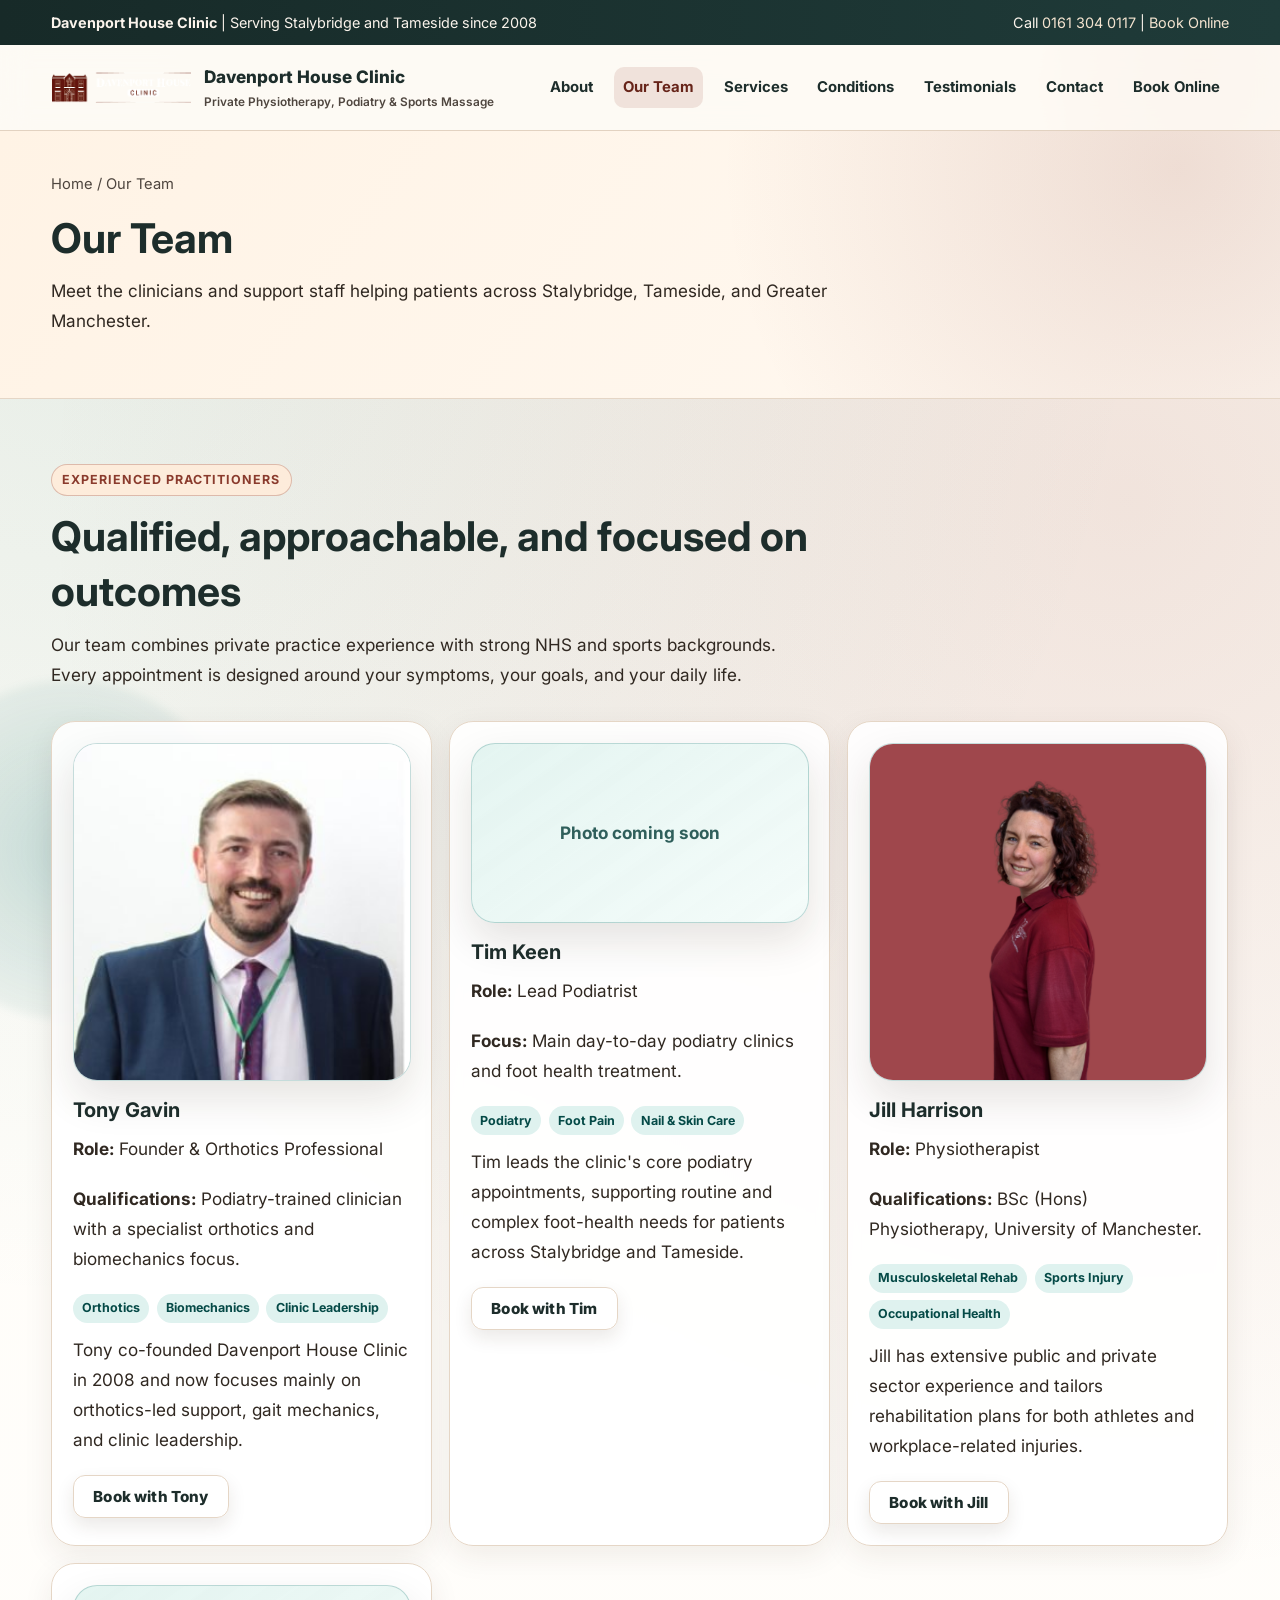
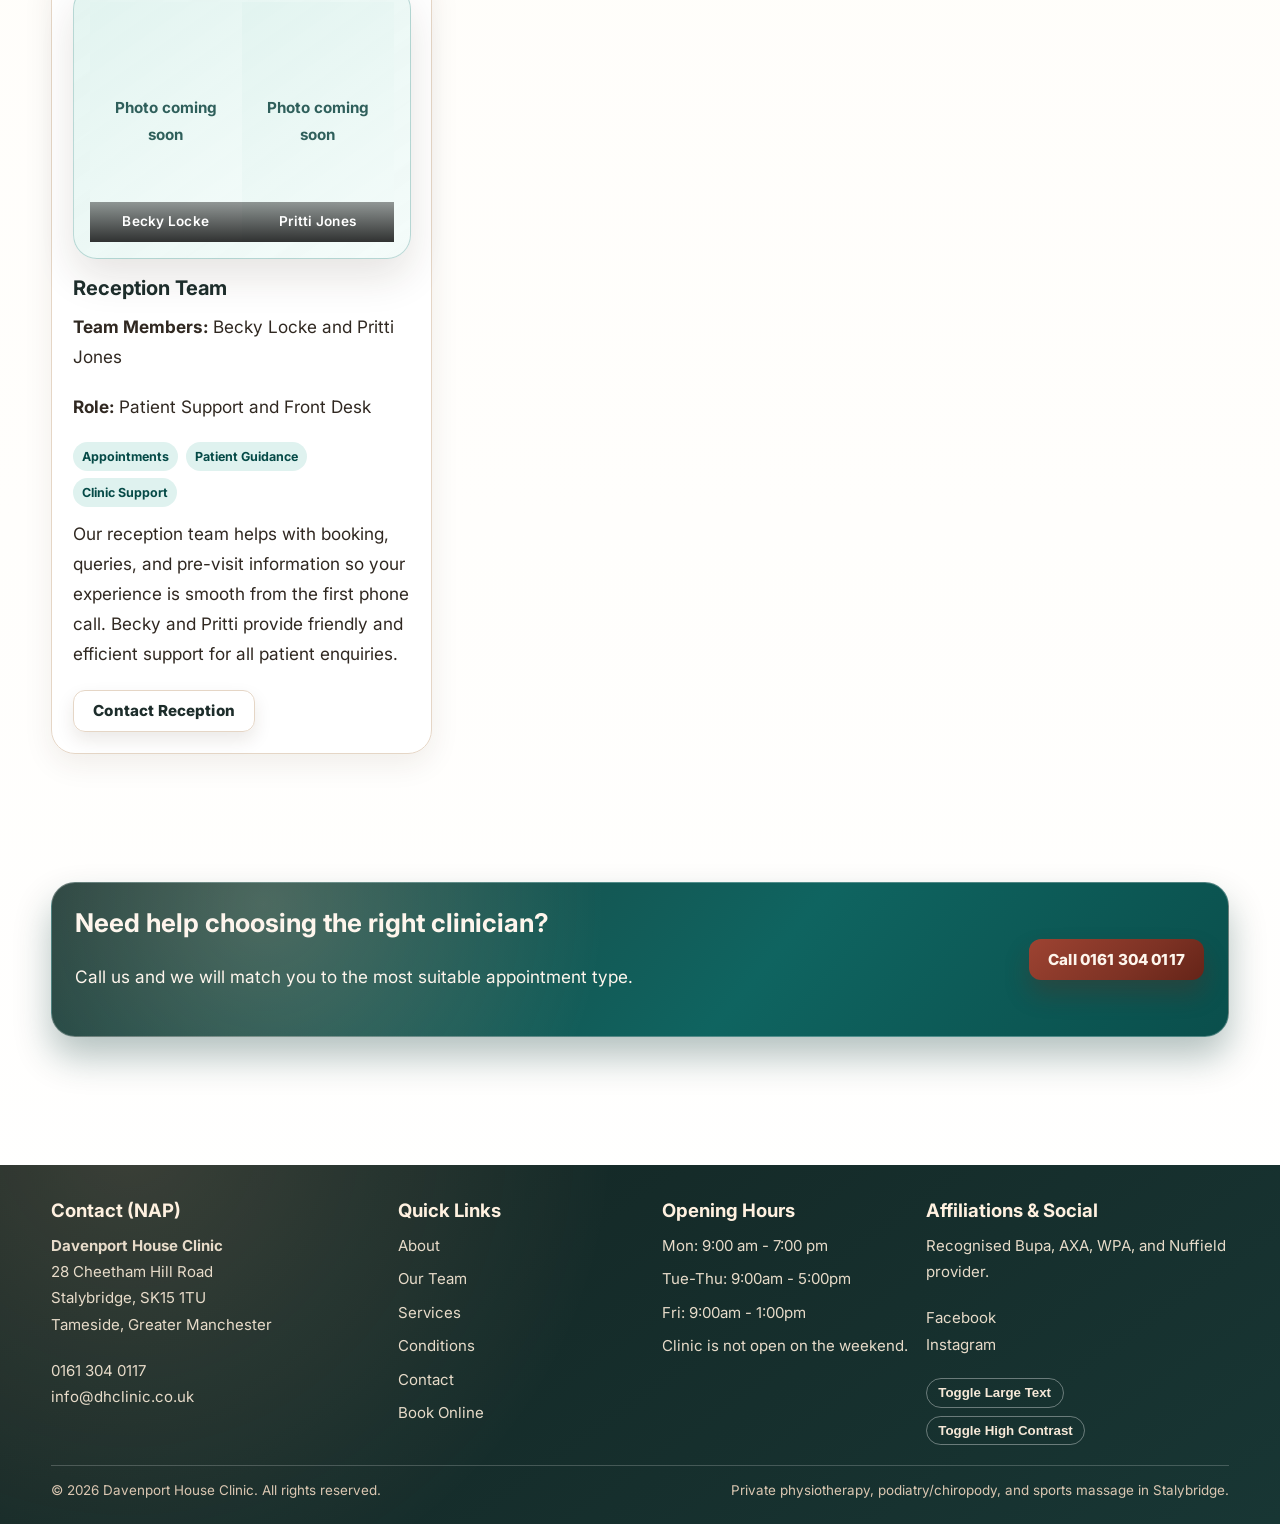
<file: team.html>
﻿<!DOCTYPE html>
<html lang="en-GB">
<head>
  <meta charset="UTF-8" />
  <meta name="viewport" content="width=device-width, initial-scale=1.0" />
  <title>Our Team | Davenport House Clinic Stalybridge</title>
  <meta name="description" content="Meet the Davenport House Clinic team in Stalybridge, including experienced physiotherapy and podiatry clinicians dedicated to patient-first care." />
  <link rel="canonical" href="https://www.dhclinic.co.uk/team.html" />
  <meta name="robots" content="index,follow" />
  <meta property="og:title" content="Our Team | Davenport House Clinic" />
  <meta property="og:description" content="Experienced clinicians for physiotherapy, podiatry, and sports massage in Stalybridge." />
  <meta property="og:type" content="article" />
  <link rel="stylesheet" href="assets/css/styles.css" />
  <script type="application/ld+json">
  {
    "@context": "https://schema.org",
    "@type": "MedicalClinic",
    "name": "Davenport House Clinic",
    "url": "https://www.dhclinic.co.uk/team.html",
    "telephone": "+44 161 304 0117",
    "address": {
      "@type": "PostalAddress",
      "streetAddress": "28 Cheetham Hill Road",
      "addressLocality": "Stalybridge",
      "addressRegion": "Greater Manchester",
      "postalCode": "SK15 1TU",
      "addressCountry": "GB"
    }
  }
  </script>
</head>
<body>
  <a class="skip-link" href="#main-content">Skip to main content</a>

  <div class="top-utility">
    <div class="container">
      <div><strong>Davenport House Clinic</strong> | Serving Stalybridge and Tameside since 2008</div>
      <div>Call <a href="tel:+441613040117">0161 304 0117</a> | <a href="book.html">Book Online</a></div>
    </div>
  </div>

  <header class="site-header">
    <div class="container">
      <a class="brand" href="index.html" aria-label="Davenport House Clinic home">
        <img class="brand-mark" src="assets/img/dhclinic-logo-landscape.png" alt="" aria-hidden="true" loading="eager" decoding="async" />
        <span>Davenport House Clinic<small>Private Physiotherapy, Podiatry &amp; Sports Massage</small></span>
      </a>
      <button class="nav-toggle" aria-expanded="false" aria-controls="site-nav" aria-label="Toggle navigation menu">Menu</button>
      <nav aria-label="Primary">
        <ul class="nav-menu" id="site-nav">
          <li><a href="about.html">About</a></li>
          <li><a href="team.html" aria-current="page">Our Team</a></li>
          <li><a href="services.html">Services</a></li>
          <li><a href="conditions.html">Conditions</a></li>
          <li><a href="index.html#testimonials">Testimonials</a></li>
          <li><a href="contact.html">Contact</a></li>
          <li><a href="book.html">Book Online</a></li>
        </ul>
      </nav>
    </div>
  </header>

  <main id="main-content">
    <section class="page-hero">
      <div class="container">
        <p class="crumbs"><a href="index.html">Home</a> / Our Team</p>
        <h1>Our Team</h1>
        <p>Meet the clinicians and support staff helping patients across Stalybridge, Tameside, and Greater Manchester.</p>
      </div>
    </section>

    <section class="section">
      <div class="container">
        <div class="section-header reveal">
          <span class="kicker">Experienced Practitioners</span>
          <h2>Qualified, approachable, and focused on outcomes</h2>
          <p>
            Our team combines private practice experience with strong NHS and sports backgrounds.
            Every appointment is designed around your symptoms, your goals, and your daily life.
          </p>
        </div>

        <div class="grid grid-3">
          <article class="card team-card reveal">
            <div class="image-placeholder has-image">
              <img src="assets/img/team-tony-updated.png" alt="Tony Gavin at Davenport House Clinic" loading="lazy" />
            </div>
            <h3>Tony Gavin</h3>
            <p><strong>Role:</strong> Founder &amp; Orthotics Professional</p>
            <p><strong>Qualifications:</strong> Podiatry-trained clinician with a specialist orthotics and biomechanics focus.</p>
            <div class="team-meta">
              <span class="tag">Orthotics</span>
              <span class="tag">Biomechanics</span>
              <span class="tag">Clinic Leadership</span>
            </div>
            <p>Tony co-founded Davenport House Clinic in 2008 and now focuses mainly on orthotics-led support, gait mechanics, and clinic leadership.</p>
            <a class="btn btn-secondary" href="book.html">Book with Tony</a>
          </article>

          <article class="card team-card reveal">
            <div class="image-placeholder">
              Photo coming soon
            </div>
            <h3>Tim Keen</h3>
            <p><strong>Role:</strong> Lead Podiatrist</p>
            <p><strong>Focus:</strong> Main day-to-day podiatry clinics and foot health treatment.</p>
            <div class="team-meta">
              <span class="tag">Podiatry</span>
              <span class="tag">Foot Pain</span>
              <span class="tag">Nail &amp; Skin Care</span>
            </div>
            <p>Tim leads the clinic's core podiatry appointments, supporting routine and complex foot-health needs for patients across Stalybridge and Tameside.</p>
            <a class="btn btn-secondary" href="book.html">Book with Tim</a>
          </article>

          <article class="card team-card reveal">
            <div class="image-placeholder has-image">
              <img src="assets/img/team-tony.png" alt="Jill Harrison, physiotherapist at Davenport House Clinic" loading="lazy" />
            </div>
            <h3>Jill Harrison</h3>
            <p><strong>Role:</strong> Physiotherapist</p>
            <p><strong>Qualifications:</strong> BSc (Hons) Physiotherapy, University of Manchester.</p>
            <div class="team-meta">
              <span class="tag">Musculoskeletal Rehab</span>
              <span class="tag">Sports Injury</span>
              <span class="tag">Occupational Health</span>
            </div>
            <p>Jill has extensive public and private sector experience and tailors rehabilitation plans for both athletes and workplace-related injuries.</p>
            <a class="btn btn-secondary" href="book.html">Book with Jill</a>
          </article>

          <article class="card team-card reveal">
            <div class="image-placeholder split-portrait reception-split">
              <div class="portrait-left">
                <div class="portrait-blank" aria-label="Photo coming soon for Becky Locke">Photo coming soon</div>
                <span class="portrait-label">Becky Locke</span>
              </div>
              <div class="portrait-right">
                <div class="portrait-blank" aria-label="Photo coming soon for Pritti Jones">Photo coming soon</div>
                <span class="portrait-label">Pritti Jones</span>
              </div>
            </div>
            <h3>Reception Team</h3>
            <p><strong>Team Members:</strong> Becky Locke and Pritti Jones</p>
            <p><strong>Role:</strong> Patient Support and Front Desk</p>
            <div class="team-meta">
              <span class="tag">Appointments</span>
              <span class="tag">Patient Guidance</span>
              <span class="tag">Clinic Support</span>
            </div>
            <p>Our reception team helps with booking, queries, and pre-visit information so your experience is smooth from the first phone call. Becky and Pritti provide friendly and efficient support for all patient enquiries.</p>
            <a class="btn btn-secondary" href="contact.html">Contact Reception</a>
          </article>
        </div>
      </div>
    </section>

    <section class="section">
      <div class="container">
        <div class="cta-band reveal">
          <div>
            <h2>Need help choosing the right clinician?</h2>
            <p>Call us and we will match you to the most suitable appointment type.</p>
          </div>
          <a class="btn btn-primary" href="tel:+441613040117">Call 0161 304 0117</a>
        </div>
      </div>
    </section>
  </main>

  <footer class="footer">
    <div class="container">
      <div class="footer-grid">
        <section>
          <h3>Contact (NAP)</h3>
          <p><strong>Davenport House Clinic</strong><br />28 Cheetham Hill Road<br />Stalybridge, SK15 1TU<br />Tameside, Greater Manchester</p>
          <p><a href="tel:+441613040117">0161 304 0117</a><br /><a href="mailto:info@dhclinic.co.uk">info@dhclinic.co.uk</a></p>
        </section>
        <section>
          <h3>Quick Links</h3>
          <ul>
            <li><a href="about.html">About</a></li>
            <li><a href="team.html">Our Team</a></li>
            <li><a href="services.html">Services</a></li>
            <li><a href="conditions.html">Conditions</a></li>
            <li><a href="contact.html">Contact</a></li>
            <li><a href="book.html">Book Online</a></li>
          </ul>
        </section>
        <section>
          <h3>Opening Hours</h3>
          <ul>
            <li>Mon: 9:00 am - 7:00 pm</li>
            <li>Tue-Thu: 9:00am - 5:00pm</li>
            <li>Fri: 9:00am - 1:00pm</li>
            <li>Clinic is not open on the weekend.</li>
          </ul>
        </section>
        <section>
          <h3>Affiliations &amp; Social</h3>
          <p>Recognised Bupa, AXA, WPA, and Nuffield provider.</p>
          <p><a href="https://www.facebook.com/dhclinic" target="_blank" rel="noopener noreferrer">Facebook</a><br /><a href="https://www.instagram.com/dhclinic/" target="_blank" rel="noopener noreferrer">Instagram</a></p>
          <div class="accessibility-controls" aria-label="Accessibility controls">
            <button id="toggle-font" type="button" aria-pressed="false">Toggle Large Text</button>
            <button id="toggle-contrast" type="button" aria-pressed="false">Toggle High Contrast</button>
          </div>
        </section>
      </div>
      <div class="footer-bottom">
        <span>&copy; <span class="js-year"></span> Davenport House Clinic. All rights reserved.</span>
        <span>Private physiotherapy, podiatry/chiropody, and sports massage in Stalybridge.</span>
      </div>
    </div>
  </footer>

  <script src="assets/js/main.js" defer></script>
</body>
</html>
</file>
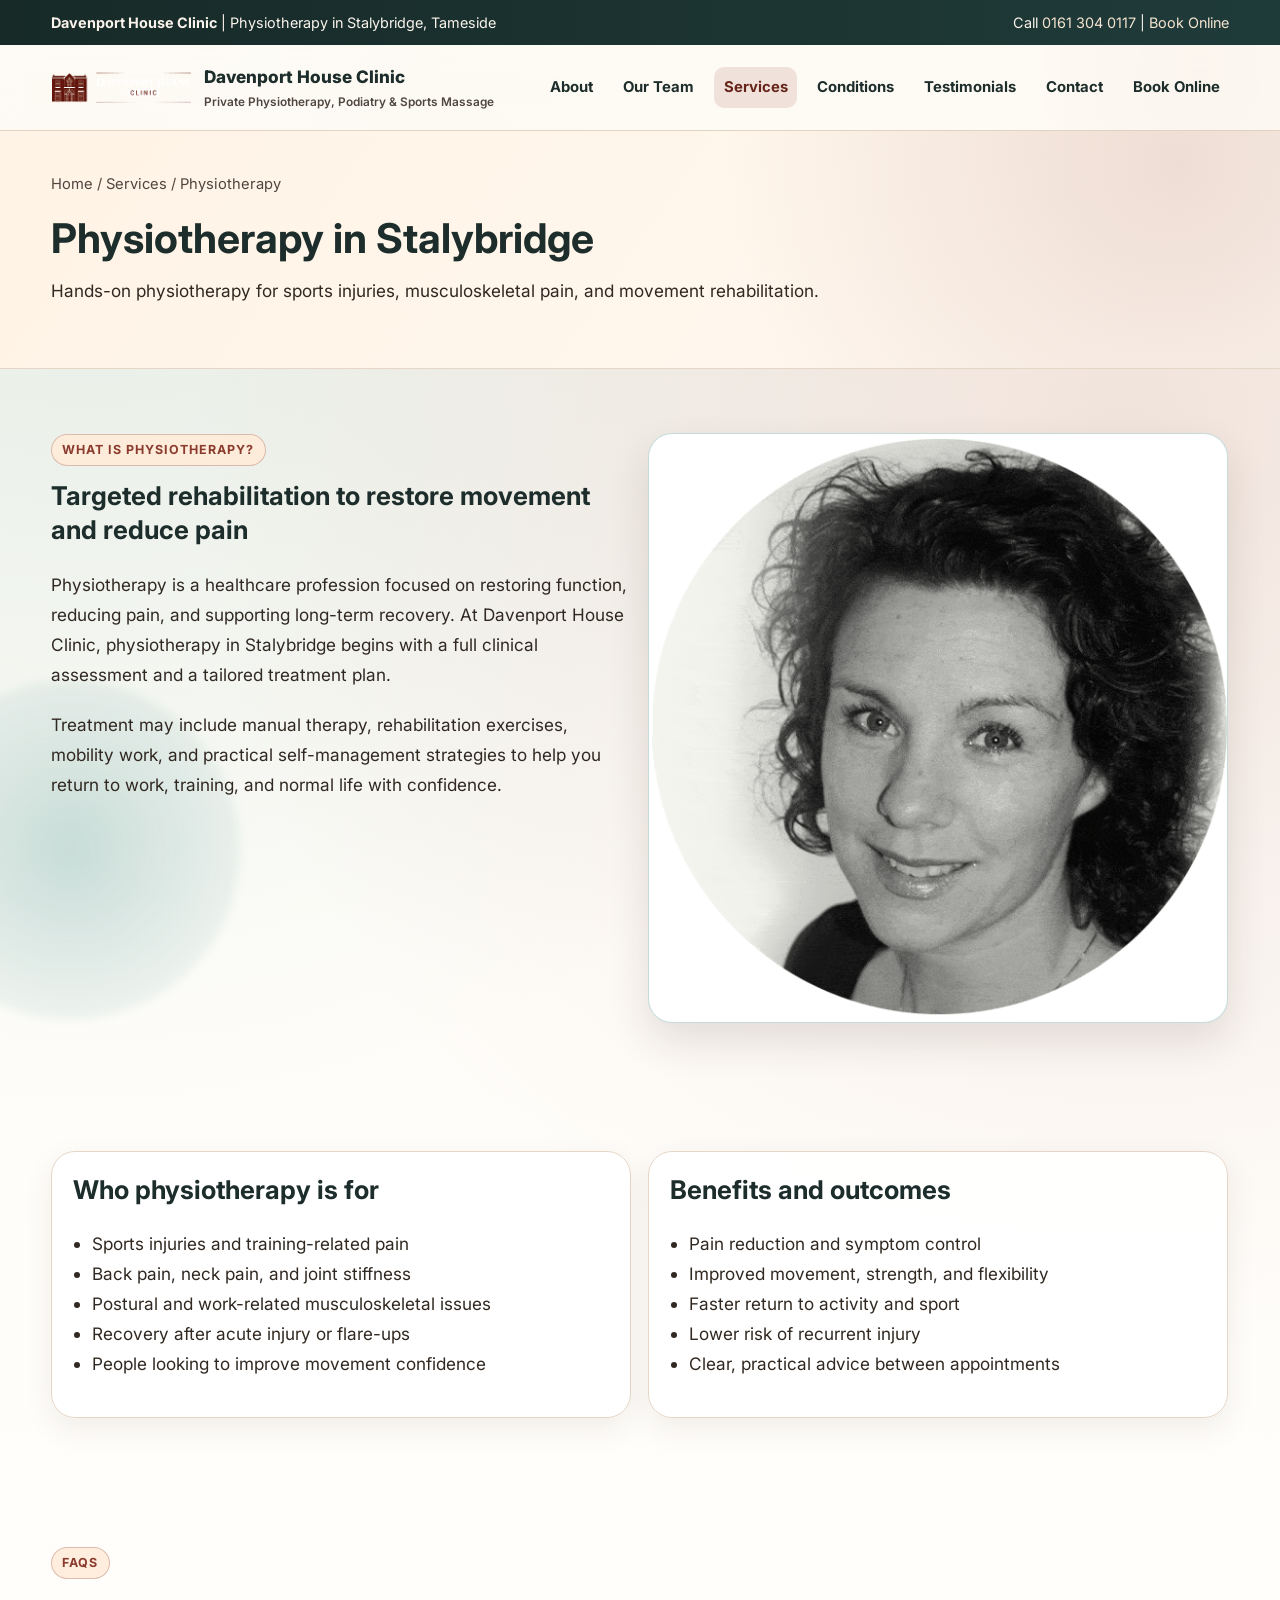
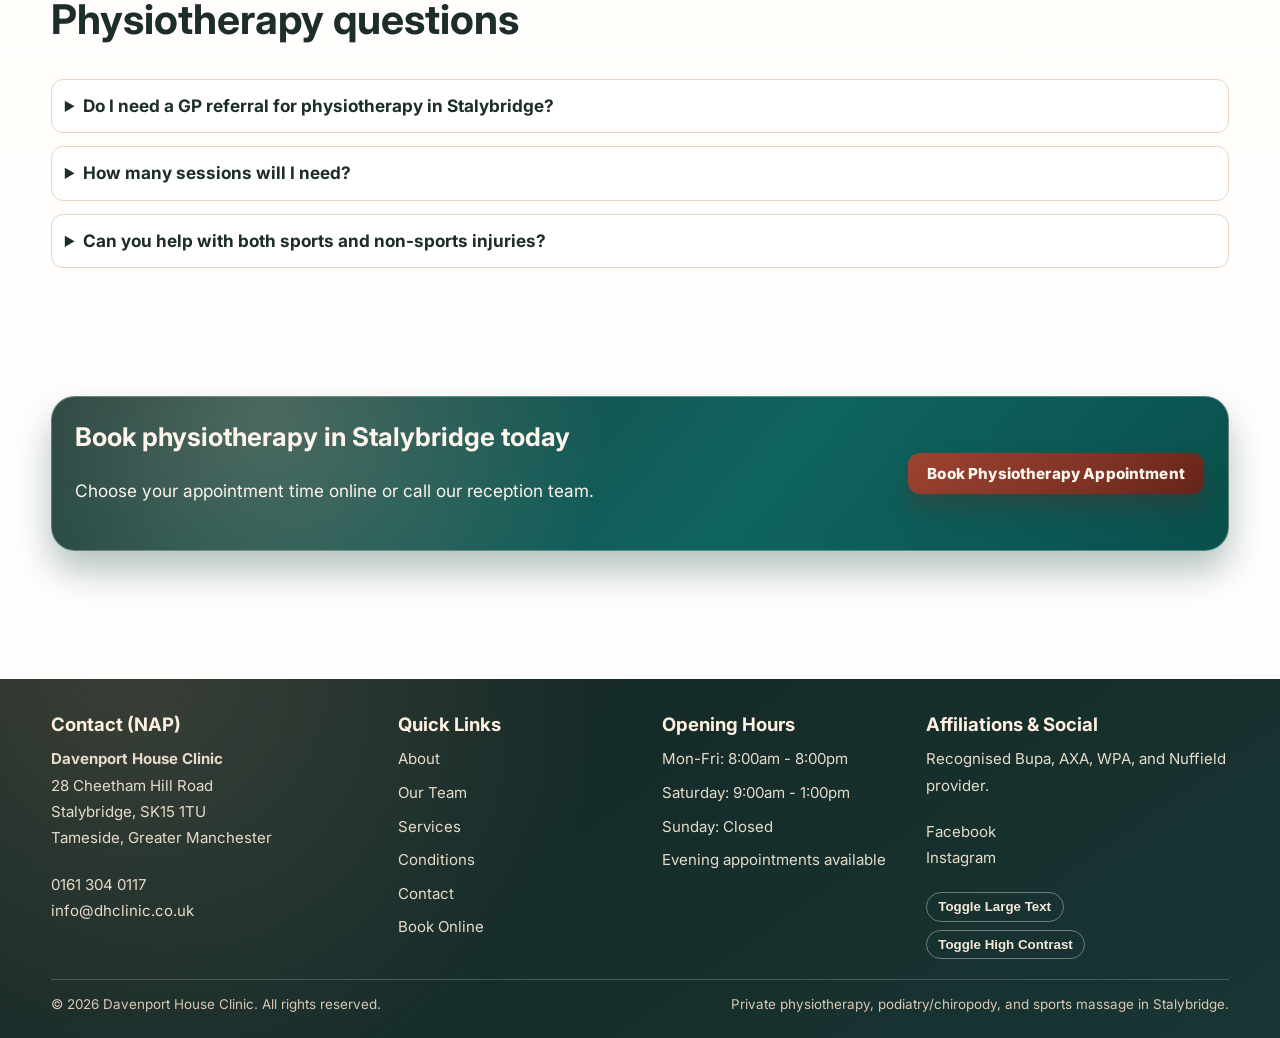
<file: services/physiotherapy.html>
﻿<!DOCTYPE html>
<html lang="en-GB">
<head>
  <meta charset="UTF-8" />
  <meta name="viewport" content="width=device-width, initial-scale=1.0" />
  <title>Physiotherapy in Stalybridge | Davenport House Clinic</title>
  <meta name="description" content="Private physiotherapy in Stalybridge for sports injuries, musculoskeletal pain, and rehabilitation. Book your physiotherapy appointment at Davenport House Clinic." />
  <link rel="canonical" href="https://www.dhclinic.co.uk/services/physiotherapy.html" />
  <meta property="og:title" content="Physiotherapy in Stalybridge | Davenport House Clinic" />
  <meta property="og:description" content="Hands-on physiotherapy in Stalybridge, Tameside for pain relief, movement, and rehabilitation." />
  <meta property="og:type" content="article" />
  <link rel="stylesheet" href="../assets/css/styles.css" />
  <script type="application/ld+json">
  {
    "@context": "https://schema.org",
    "@type": "MedicalClinic",
    "name": "Davenport House Clinic",
    "url": "https://www.dhclinic.co.uk/services/physiotherapy.html",
    "telephone": "+44 161 304 0117",
    "address": {
      "@type": "PostalAddress",
      "streetAddress": "28 Cheetham Hill Road",
      "addressLocality": "Stalybridge",
      "addressRegion": "Greater Manchester",
      "postalCode": "SK15 1TU",
      "addressCountry": "GB"
    },
    "medicalSpecialty": "Physiotherapy"
  }
  </script>
</head>
<body>
  <a class="skip-link" href="#main-content">Skip to main content</a>

  <div class="top-utility">
    <div class="container">
      <div><strong>Davenport House Clinic</strong> | Physiotherapy in Stalybridge, Tameside</div>
      <div>Call <a href="tel:+441613040117">0161 304 0117</a> | <a href="../book.html">Book Online</a></div>
    </div>
  </div>

  <header class="site-header">
    <div class="container">
      <a class="brand" href="../index.html" aria-label="Davenport House Clinic home">
        <img class="brand-mark" src="../assets/img/dhclinic-logo-landscape.png" alt="" aria-hidden="true" loading="eager" decoding="async" />
        <span>Davenport House Clinic<small>Private Physiotherapy, Podiatry &amp; Sports Massage</small></span>
      </a>
      <button class="nav-toggle" aria-expanded="false" aria-controls="site-nav" aria-label="Toggle navigation menu">Menu</button>
      <nav aria-label="Primary">
        <ul class="nav-menu" id="site-nav">
          <li><a href="../about.html">About</a></li>
          <li><a href="../team.html">Our Team</a></li>
          <li><a href="../services.html" aria-current="page">Services</a></li>
          <li><a href="../conditions.html">Conditions</a></li>
          <li><a href="../index.html#testimonials">Testimonials</a></li>
          <li><a href="../contact.html">Contact</a></li>
          <li><a href="../book.html">Book Online</a></li>
        </ul>
      </nav>
    </div>
  </header>

  <main id="main-content">
    <section class="page-hero">
      <div class="container">
        <p class="crumbs"><a href="../index.html">Home</a> / <a href="../services.html">Services</a> / Physiotherapy</p>
        <h1>Physiotherapy in Stalybridge</h1>
        <p>Hands-on physiotherapy for sports injuries, musculoskeletal pain, and movement rehabilitation.</p>
      </div>
    </section>

    <section class="section">
      <div class="container grid grid-2">
        <div class="reveal">
          <span class="kicker">What Is Physiotherapy?</span>
          <h2>Targeted rehabilitation to restore movement and reduce pain</h2>
          <p>
            Physiotherapy is a healthcare profession focused on restoring function, reducing pain, and supporting long-term recovery.
            At Davenport House Clinic, physiotherapy in Stalybridge begins with a full clinical assessment and a tailored treatment plan.
          </p>
          <p>
            Treatment may include manual therapy, rehabilitation exercises, mobility work, and practical self-management strategies
            to help you return to work, training, and normal life with confidence.
          </p>
        </div>
        <div class="image-placeholder has-image reveal">
          <img src="../assets/img/physiotherapy-page.gif" alt="Physiotherapist assessing shoulder mobility" loading="lazy" />
        </div>
      </div>
    </section>

    <section class="section">
      <div class="container grid grid-2">
        <article class="card reveal">
          <h2>Who physiotherapy is for</h2>
          <ul>
            <li>Sports injuries and training-related pain</li>
            <li>Back pain, neck pain, and joint stiffness</li>
            <li>Postural and work-related musculoskeletal issues</li>
            <li>Recovery after acute injury or flare-ups</li>
            <li>People looking to improve movement confidence</li>
          </ul>
        </article>
        <article class="card reveal">
          <h2>Benefits and outcomes</h2>
          <ul>
            <li>Pain reduction and symptom control</li>
            <li>Improved movement, strength, and flexibility</li>
            <li>Faster return to activity and sport</li>
            <li>Lower risk of recurrent injury</li>
            <li>Clear, practical advice between appointments</li>
          </ul>
        </article>
      </div>
    </section>

    <section class="section">
      <div class="container">
        <div class="section-header reveal">
          <span class="kicker">FAQs</span>
          <h2>Physiotherapy questions</h2>
        </div>
        <div class="faq reveal">
          <details>
            <summary>Do I need a GP referral for physiotherapy in Stalybridge?</summary>
            <p>No referral is usually required for private physiotherapy appointments at Davenport House Clinic.</p>
          </details>
          <details>
            <summary>How many sessions will I need?</summary>
            <p>This depends on your condition, goals, and response to treatment. Your physiotherapist will explain this after assessment.</p>
          </details>
          <details>
            <summary>Can you help with both sports and non-sports injuries?</summary>
            <p>Yes. We treat sports injuries, occupational strains, and everyday musculoskeletal issues across all activity levels.</p>
          </details>
        </div>
      </div>
    </section>

    <section class="section">
      <div class="container">
        <div class="cta-band reveal">
          <div>
            <h2>Book physiotherapy in Stalybridge today</h2>
            <p>Choose your appointment time online or call our reception team.</p>
          </div>
          <a class="btn btn-primary" href="../book.html">Book Physiotherapy Appointment</a>
        </div>
      </div>
    </section>
  </main>

  <footer class="footer">
    <div class="container">
      <div class="footer-grid">
        <section>
          <h3>Contact (NAP)</h3>
          <p><strong>Davenport House Clinic</strong><br />28 Cheetham Hill Road<br />Stalybridge, SK15 1TU<br />Tameside, Greater Manchester</p>
          <p><a href="tel:+441613040117">0161 304 0117</a><br /><a href="mailto:info@dhclinic.co.uk">info@dhclinic.co.uk</a></p>
        </section>
        <section>
          <h3>Quick Links</h3>
          <ul>
            <li><a href="../about.html">About</a></li>
            <li><a href="../team.html">Our Team</a></li>
            <li><a href="../services.html">Services</a></li>
            <li><a href="../conditions.html">Conditions</a></li>
            <li><a href="../contact.html">Contact</a></li>
            <li><a href="../book.html">Book Online</a></li>
          </ul>
        </section>
        <section>
          <h3>Opening Hours</h3>
          <ul>
            <li>Mon-Fri: 8:00am - 8:00pm</li>
            <li>Saturday: 9:00am - 1:00pm</li>
            <li>Sunday: Closed</li>
            <li>Evening appointments available</li>
          </ul>
        </section>
        <section>
          <h3>Affiliations &amp; Social</h3>
          <p>Recognised Bupa, AXA, WPA, and Nuffield provider.</p>
          <p><a href="https://www.facebook.com/dhclinic" target="_blank" rel="noopener noreferrer">Facebook</a><br /><a href="https://www.instagram.com/dhclinic/" target="_blank" rel="noopener noreferrer">Instagram</a></p>
          <div class="accessibility-controls" aria-label="Accessibility controls">
            <button id="toggle-font" type="button" aria-pressed="false">Toggle Large Text</button>
            <button id="toggle-contrast" type="button" aria-pressed="false">Toggle High Contrast</button>
          </div>
        </section>
      </div>
      <div class="footer-bottom">
        <span>&copy; <span class="js-year"></span> Davenport House Clinic. All rights reserved.</span>
        <span>Private physiotherapy, podiatry/chiropody, and sports massage in Stalybridge.</span>
      </div>
    </div>
  </footer>

  <script src="../assets/js/main.js" defer></script>
</body>
</html>
</file>
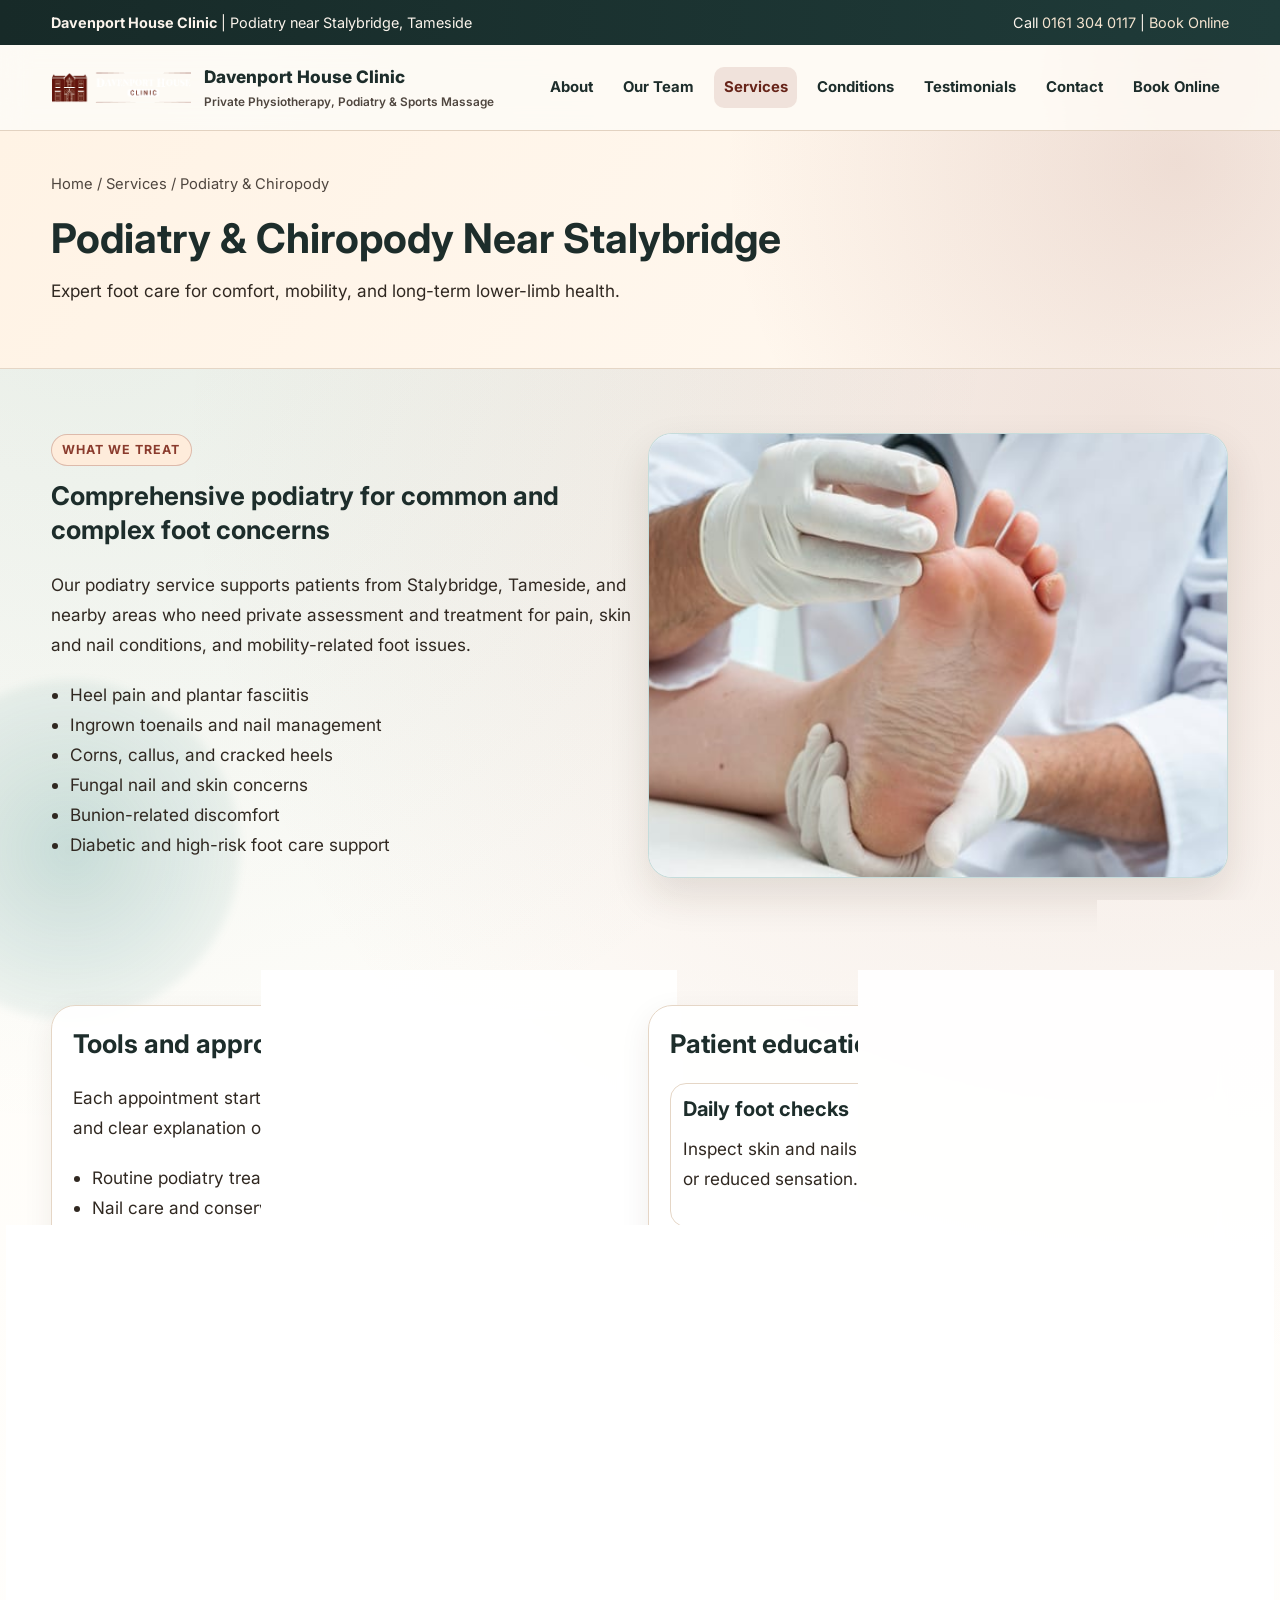
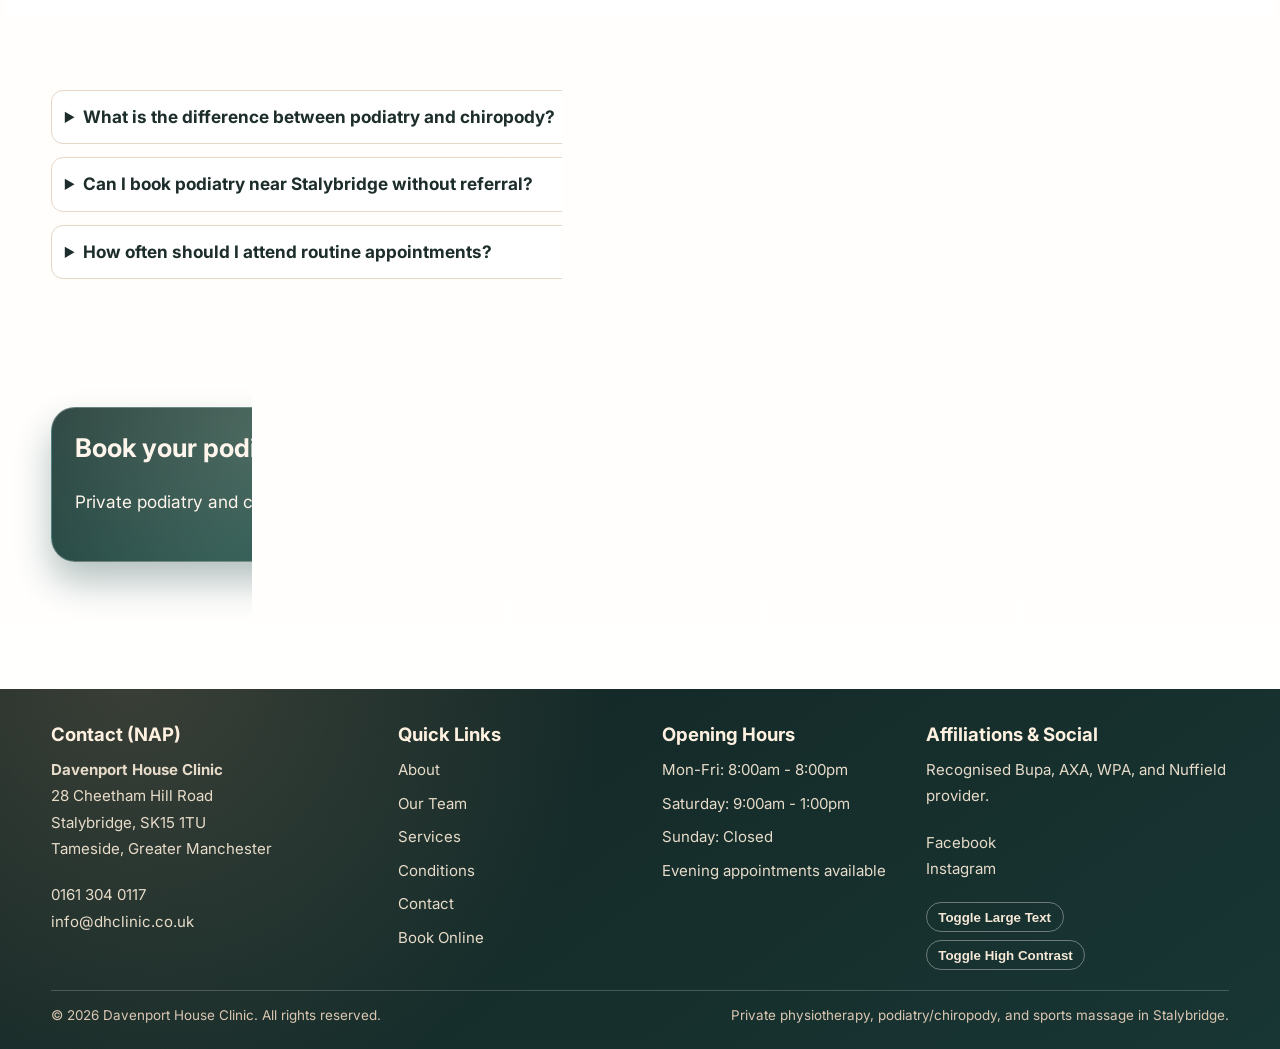
<file: services/podiatry.html>
﻿<!DOCTYPE html>
<html lang="en-GB">
<head>
  <meta charset="UTF-8" />
  <meta name="viewport" content="width=device-width, initial-scale=1.0" />
  <title>Podiatry Near Stalybridge | Chiropody &amp; Foot Care</title>
  <meta name="description" content="Podiatry near Stalybridge for foot pain, skin and nail problems, and long-term foot health. Book private podiatry/chiropody at Davenport House Clinic." />
  <link rel="canonical" href="https://www.dhclinic.co.uk/services/podiatry.html" />
  <meta property="og:title" content="Podiatry Near Stalybridge | Davenport House Clinic" />
  <meta property="og:description" content="Private podiatry and chiropody in Stalybridge for routine and complex foot conditions." />
  <meta property="og:type" content="article" />
  <link rel="stylesheet" href="../assets/css/styles.css" />
  <script type="application/ld+json">
  {
    "@context": "https://schema.org",
    "@type": "MedicalClinic",
    "name": "Davenport House Clinic",
    "url": "https://www.dhclinic.co.uk/services/podiatry.html",
    "telephone": "+44 161 304 0117",
    "address": {
      "@type": "PostalAddress",
      "streetAddress": "28 Cheetham Hill Road",
      "addressLocality": "Stalybridge",
      "addressRegion": "Greater Manchester",
      "postalCode": "SK15 1TU",
      "addressCountry": "GB"
    },
    "medicalSpecialty": "Podiatric"
  }
  </script>
</head>
<body>
  <a class="skip-link" href="#main-content">Skip to main content</a>

  <div class="top-utility">
    <div class="container">
      <div><strong>Davenport House Clinic</strong> | Podiatry near Stalybridge, Tameside</div>
      <div>Call <a href="tel:+441613040117">0161 304 0117</a> | <a href="../book.html">Book Online</a></div>
    </div>
  </div>

  <header class="site-header">
    <div class="container">
      <a class="brand" href="../index.html" aria-label="Davenport House Clinic home">
        <img class="brand-mark" src="../assets/img/dhclinic-logo-landscape.png" alt="" aria-hidden="true" loading="eager" decoding="async" />
        <span>Davenport House Clinic<small>Private Physiotherapy, Podiatry &amp; Sports Massage</small></span>
      </a>
      <button class="nav-toggle" aria-expanded="false" aria-controls="site-nav" aria-label="Toggle navigation menu">Menu</button>
      <nav aria-label="Primary">
        <ul class="nav-menu" id="site-nav">
          <li><a href="../about.html">About</a></li>
          <li><a href="../team.html">Our Team</a></li>
          <li><a href="../services.html" aria-current="page">Services</a></li>
          <li><a href="../conditions.html">Conditions</a></li>
          <li><a href="../index.html#testimonials">Testimonials</a></li>
          <li><a href="../contact.html">Contact</a></li>
          <li><a href="../book.html">Book Online</a></li>
        </ul>
      </nav>
    </div>
  </header>

  <main id="main-content">
    <section class="page-hero">
      <div class="container">
        <p class="crumbs"><a href="../index.html">Home</a> / <a href="../services.html">Services</a> / Podiatry &amp; Chiropody</p>
        <h1>Podiatry &amp; Chiropody Near Stalybridge</h1>
        <p>Expert foot care for comfort, mobility, and long-term lower-limb health.</p>
      </div>
    </section>

    <section class="section">
      <div class="container grid grid-2">
        <div class="reveal">
          <span class="kicker">What We Treat</span>
          <h2>Comprehensive podiatry for common and complex foot concerns</h2>
          <p>
            Our podiatry service supports patients from Stalybridge, Tameside, and nearby areas who need private assessment and treatment for pain,
            skin and nail conditions, and mobility-related foot issues.
          </p>
          <ul>
            <li>Heel pain and plantar fasciitis</li>
            <li>Ingrown toenails and nail management</li>
            <li>Corns, callus, and cracked heels</li>
            <li>Fungal nail and skin concerns</li>
            <li>Bunion-related discomfort</li>
            <li>Diabetic and high-risk foot care support</li>
          </ul>
        </div>
        <div class="image-placeholder has-image reveal">
          <img src="../assets/img/service-podiatry.jpg" alt="Podiatrist performing a foot assessment" loading="lazy" />
        </div>
      </div>
    </section>

    <section class="section">
      <div class="container grid grid-2">
        <article class="card reveal">
          <h2>Tools and approach</h2>
          <p>Each appointment starts with a structured clinical assessment and clear explanation of your options.</p>
          <ul>
            <li>Routine podiatry treatment and preventative care</li>
            <li>Nail care and conservative ingrown nail management</li>
            <li>Pressure reduction and footwear guidance</li>
            <li>Biomechanical screening where appropriate</li>
            <li>Referral guidance when further medical support is needed</li>
          </ul>
        </article>

        <article class="card reveal">
          <h2>Patient education micro-guides</h2>
          <div class="callout-list">
            <div class="callout-item">
              <h3>Daily foot checks</h3>
              <p>Inspect skin and nails regularly, especially if you have diabetes or reduced sensation.</p>
            </div>
            <div class="callout-item">
              <h3>Footwear matters</h3>
              <p>Choose supportive shoes with enough toe room and avoid prolonged pressure on painful areas.</p>
            </div>
            <div class="callout-item">
              <h3>Early treatment helps</h3>
              <p>Persistent pain, recurring nail problems, or skin changes should be assessed early to prevent escalation.</p>
            </div>
          </div>
        </article>
      </div>
    </section>

    <section class="section">
      <div class="container">
        <div class="faq reveal">
          <details>
            <summary>What is the difference between podiatry and chiropody?</summary>
            <p>The terms are often used interchangeably in UK private practice. Both involve diagnosis and treatment of foot and lower-limb conditions.</p>
          </details>
          <details>
            <summary>Can I book podiatry near Stalybridge without referral?</summary>
            <p>Yes, most private podiatry appointments can be booked directly.</p>
          </details>
          <details>
            <summary>How often should I attend routine appointments?</summary>
            <p>Frequency depends on your foot health needs. Your podiatrist will recommend an interval after assessment.</p>
          </details>
        </div>
      </div>
    </section>

    <section class="section">
      <div class="container">
        <div class="cta-band reveal">
          <div>
            <h2>Book your podiatry appointment</h2>
            <p>Private podiatry and chiropody appointments in Stalybridge with flexible booking options.</p>
          </div>
          <a class="btn btn-primary" href="../book.html">Book Podiatry Appointment</a>
        </div>
      </div>
    </section>
  </main>

  <footer class="footer">
    <div class="container">
      <div class="footer-grid">
        <section>
          <h3>Contact (NAP)</h3>
          <p><strong>Davenport House Clinic</strong><br />28 Cheetham Hill Road<br />Stalybridge, SK15 1TU<br />Tameside, Greater Manchester</p>
          <p><a href="tel:+441613040117">0161 304 0117</a><br /><a href="mailto:info@dhclinic.co.uk">info@dhclinic.co.uk</a></p>
        </section>
        <section>
          <h3>Quick Links</h3>
          <ul>
            <li><a href="../about.html">About</a></li>
            <li><a href="../team.html">Our Team</a></li>
            <li><a href="../services.html">Services</a></li>
            <li><a href="../conditions.html">Conditions</a></li>
            <li><a href="../contact.html">Contact</a></li>
            <li><a href="../book.html">Book Online</a></li>
          </ul>
        </section>
        <section>
          <h3>Opening Hours</h3>
          <ul>
            <li>Mon-Fri: 8:00am - 8:00pm</li>
            <li>Saturday: 9:00am - 1:00pm</li>
            <li>Sunday: Closed</li>
            <li>Evening appointments available</li>
          </ul>
        </section>
        <section>
          <h3>Affiliations &amp; Social</h3>
          <p>Recognised Bupa, AXA, WPA, and Nuffield provider.</p>
          <p><a href="https://www.facebook.com/dhclinic" target="_blank" rel="noopener noreferrer">Facebook</a><br /><a href="https://www.instagram.com/dhclinic/" target="_blank" rel="noopener noreferrer">Instagram</a></p>
          <div class="accessibility-controls" aria-label="Accessibility controls">
            <button id="toggle-font" type="button" aria-pressed="false">Toggle Large Text</button>
            <button id="toggle-contrast" type="button" aria-pressed="false">Toggle High Contrast</button>
          </div>
        </section>
      </div>
      <div class="footer-bottom">
        <span>&copy; <span class="js-year"></span> Davenport House Clinic. All rights reserved.</span>
        <span>Private physiotherapy, podiatry/chiropody, and sports massage in Stalybridge.</span>
      </div>
    </div>
  </footer>

  <script src="../assets/js/main.js" defer></script>
</body>
</html>
</file>
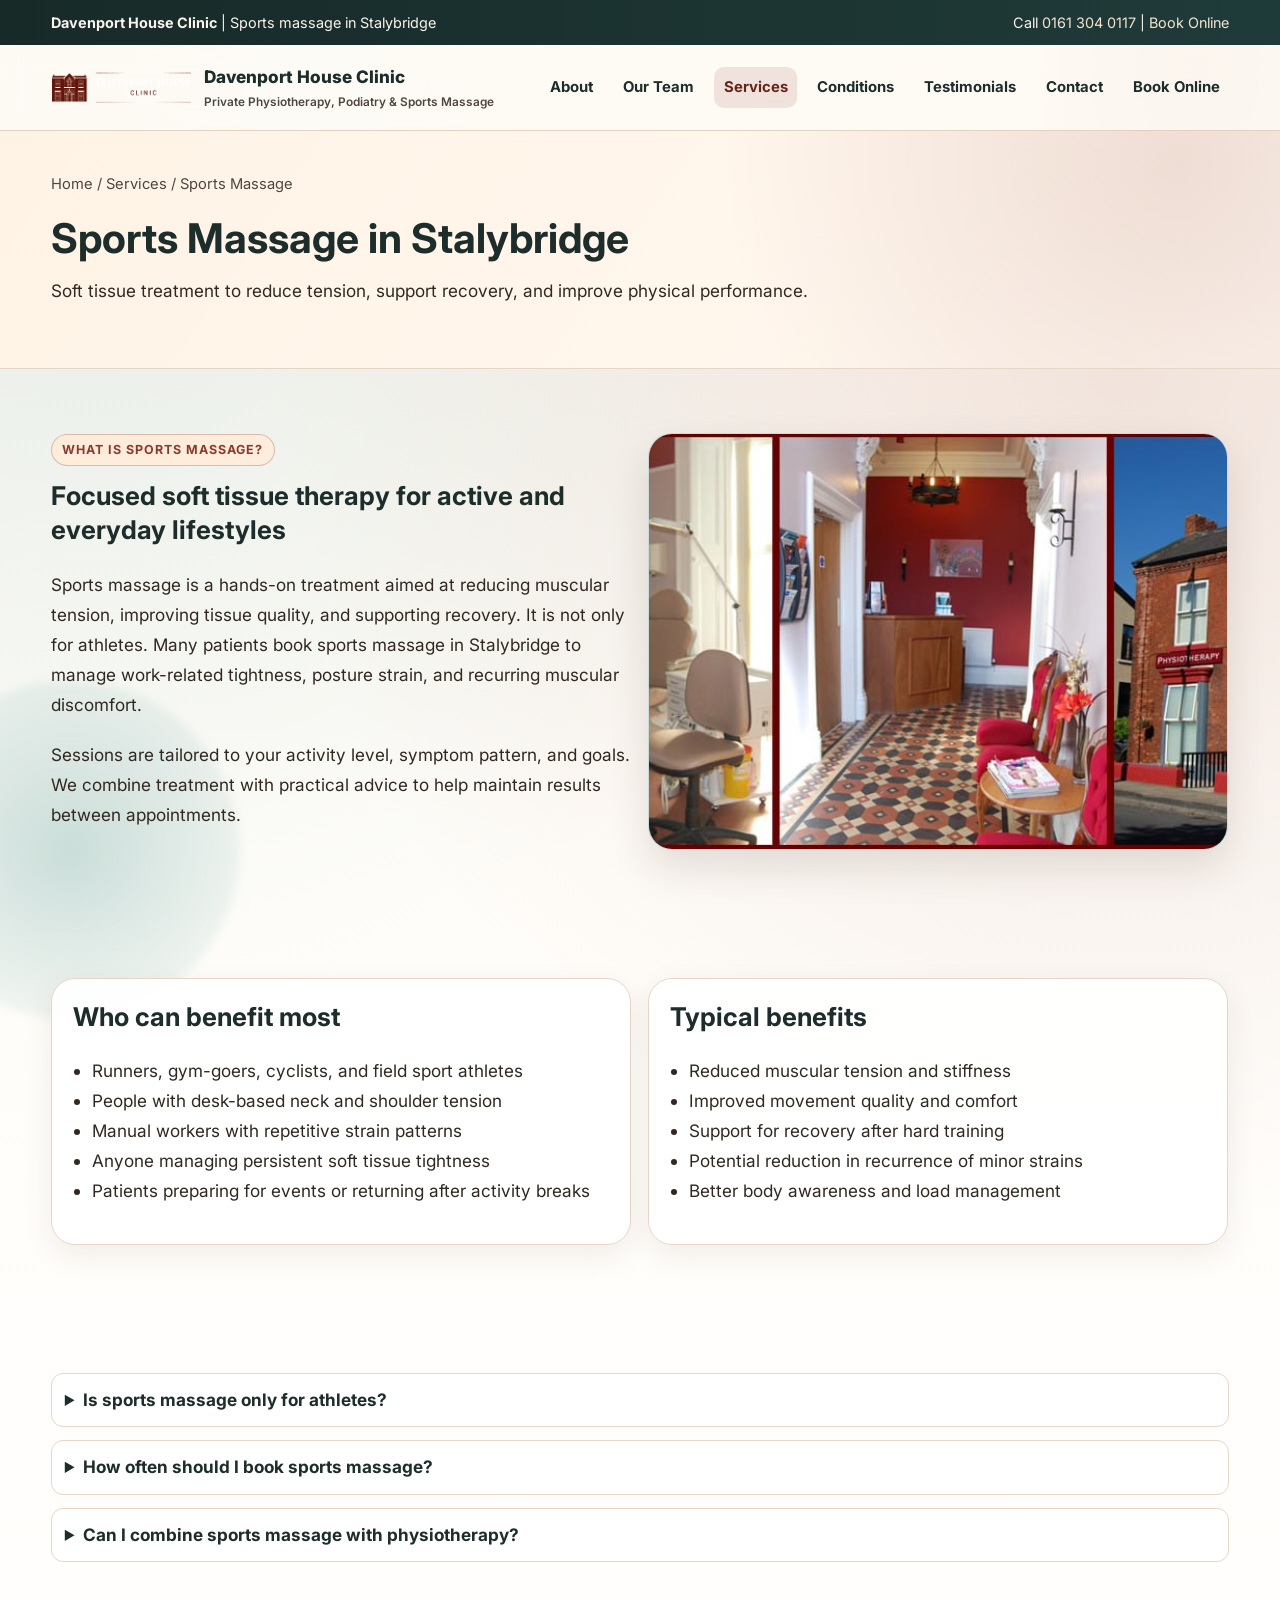
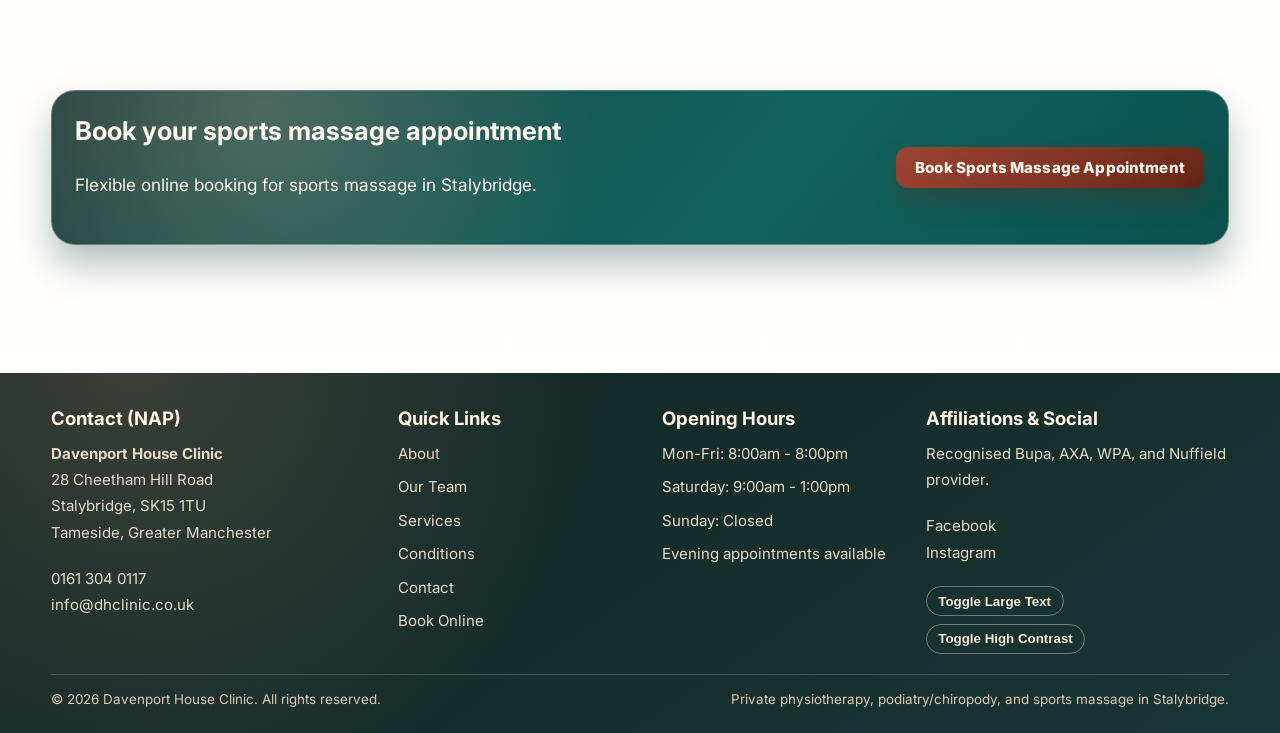
<file: services/sports-massage.html>
﻿<!DOCTYPE html>
<html lang="en-GB">
<head>
  <meta charset="UTF-8" />
  <meta name="viewport" content="width=device-width, initial-scale=1.0" />
  <title>Sports Massage in Stalybridge | Davenport House Clinic</title>
  <meta name="description" content="Sports massage in Stalybridge for recovery, muscular tension, and performance support. Suitable for athletes and non-athletes at Davenport House Clinic." />
  <link rel="canonical" href="https://www.dhclinic.co.uk/services/sports-massage.html" />
  <meta property="og:title" content="Sports Massage in Stalybridge | Davenport House Clinic" />
  <meta property="og:description" content="Targeted sports massage treatment in Stalybridge for recovery and soft tissue support." />
  <meta property="og:type" content="article" />
  <link rel="stylesheet" href="../assets/css/styles.css" />
  <script type="application/ld+json">
  {
    "@context": "https://schema.org",
    "@type": "MedicalClinic",
    "name": "Davenport House Clinic",
    "url": "https://www.dhclinic.co.uk/services/sports-massage.html",
    "telephone": "+44 161 304 0117",
    "address": {
      "@type": "PostalAddress",
      "streetAddress": "28 Cheetham Hill Road",
      "addressLocality": "Stalybridge",
      "addressRegion": "Greater Manchester",
      "postalCode": "SK15 1TU",
      "addressCountry": "GB"
    },
    "medicalSpecialty": "Sports Medicine"
  }
  </script>
</head>
<body>
  <a class="skip-link" href="#main-content">Skip to main content</a>

  <div class="top-utility">
    <div class="container">
      <div><strong>Davenport House Clinic</strong> | Sports massage in Stalybridge</div>
      <div>Call <a href="tel:+441613040117">0161 304 0117</a> | <a href="../book.html">Book Online</a></div>
    </div>
  </div>

  <header class="site-header">
    <div class="container">
      <a class="brand" href="../index.html" aria-label="Davenport House Clinic home">
        <img class="brand-mark" src="../assets/img/dhclinic-logo-landscape.png" alt="" aria-hidden="true" loading="eager" decoding="async" />
        <span>Davenport House Clinic<small>Private Physiotherapy, Podiatry &amp; Sports Massage</small></span>
      </a>
      <button class="nav-toggle" aria-expanded="false" aria-controls="site-nav" aria-label="Toggle navigation menu">Menu</button>
      <nav aria-label="Primary">
        <ul class="nav-menu" id="site-nav">
          <li><a href="../about.html">About</a></li>
          <li><a href="../team.html">Our Team</a></li>
          <li><a href="../services.html" aria-current="page">Services</a></li>
          <li><a href="../conditions.html">Conditions</a></li>
          <li><a href="../index.html#testimonials">Testimonials</a></li>
          <li><a href="../contact.html">Contact</a></li>
          <li><a href="../book.html">Book Online</a></li>
        </ul>
      </nav>
    </div>
  </header>

  <main id="main-content">
    <section class="page-hero">
      <div class="container">
        <p class="crumbs"><a href="../index.html">Home</a> / <a href="../services.html">Services</a> / Sports Massage</p>
        <h1>Sports Massage in Stalybridge</h1>
        <p>Soft tissue treatment to reduce tension, support recovery, and improve physical performance.</p>
      </div>
    </section>

    <section class="section">
      <div class="container grid grid-2">
        <div class="reveal">
          <span class="kicker">What Is Sports Massage?</span>
          <h2>Focused soft tissue therapy for active and everyday lifestyles</h2>
          <p>
            Sports massage is a hands-on treatment aimed at reducing muscular tension, improving tissue quality, and supporting recovery.
            It is not only for athletes. Many patients book sports massage in Stalybridge to manage work-related tightness,
            posture strain, and recurring muscular discomfort.
          </p>
          <p>
            Sessions are tailored to your activity level, symptom pattern, and goals. We combine treatment with practical advice
            to help maintain results between appointments.
          </p>
        </div>
        <div class="image-placeholder has-image reveal">
          <img src="../assets/img/sports-massage-page.jpg" alt="Sports massage session at Davenport House Clinic" loading="lazy" />
        </div>
      </div>
    </section>

    <section class="section">
      <div class="container grid grid-2">
        <article class="card reveal">
          <h2>Who can benefit most</h2>
          <ul>
            <li>Runners, gym-goers, cyclists, and field sport athletes</li>
            <li>People with desk-based neck and shoulder tension</li>
            <li>Manual workers with repetitive strain patterns</li>
            <li>Anyone managing persistent soft tissue tightness</li>
            <li>Patients preparing for events or returning after activity breaks</li>
          </ul>
        </article>

        <article class="card reveal">
          <h2>Typical benefits</h2>
          <ul>
            <li>Reduced muscular tension and stiffness</li>
            <li>Improved movement quality and comfort</li>
            <li>Support for recovery after hard training</li>
            <li>Potential reduction in recurrence of minor strains</li>
            <li>Better body awareness and load management</li>
          </ul>
        </article>
      </div>
    </section>

    <section class="section">
      <div class="container">
        <div class="faq reveal">
          <details>
            <summary>Is sports massage only for athletes?</summary>
            <p>No. It can be helpful for anyone with muscular tension from sport, work, posture, or repetitive activity.</p>
          </details>
          <details>
            <summary>How often should I book sports massage?</summary>
            <p>This depends on your training load or symptom pattern. We will recommend a plan based on your goals.</p>
          </details>
          <details>
            <summary>Can I combine sports massage with physiotherapy?</summary>
            <p>Yes. Sports massage and physiotherapy can complement each other for injury rehabilitation and ongoing maintenance.</p>
          </details>
        </div>
      </div>
    </section>

    <section class="section">
      <div class="container">
        <div class="cta-band reveal">
          <div>
            <h2>Book your sports massage appointment</h2>
            <p>Flexible online booking for sports massage in Stalybridge.</p>
          </div>
          <a class="btn btn-primary" href="../book.html">Book Sports Massage Appointment</a>
        </div>
      </div>
    </section>
  </main>

  <footer class="footer">
    <div class="container">
      <div class="footer-grid">
        <section>
          <h3>Contact (NAP)</h3>
          <p><strong>Davenport House Clinic</strong><br />28 Cheetham Hill Road<br />Stalybridge, SK15 1TU<br />Tameside, Greater Manchester</p>
          <p><a href="tel:+441613040117">0161 304 0117</a><br /><a href="mailto:info@dhclinic.co.uk">info@dhclinic.co.uk</a></p>
        </section>
        <section>
          <h3>Quick Links</h3>
          <ul>
            <li><a href="../about.html">About</a></li>
            <li><a href="../team.html">Our Team</a></li>
            <li><a href="../services.html">Services</a></li>
            <li><a href="../conditions.html">Conditions</a></li>
            <li><a href="../contact.html">Contact</a></li>
            <li><a href="../book.html">Book Online</a></li>
          </ul>
        </section>
        <section>
          <h3>Opening Hours</h3>
          <ul>
            <li>Mon-Fri: 8:00am - 8:00pm</li>
            <li>Saturday: 9:00am - 1:00pm</li>
            <li>Sunday: Closed</li>
            <li>Evening appointments available</li>
          </ul>
        </section>
        <section>
          <h3>Affiliations &amp; Social</h3>
          <p>Recognised Bupa, AXA, WPA, and Nuffield provider.</p>
          <p><a href="https://www.facebook.com/dhclinic" target="_blank" rel="noopener noreferrer">Facebook</a><br /><a href="https://www.instagram.com/dhclinic/" target="_blank" rel="noopener noreferrer">Instagram</a></p>
          <div class="accessibility-controls" aria-label="Accessibility controls">
            <button id="toggle-font" type="button" aria-pressed="false">Toggle Large Text</button>
            <button id="toggle-contrast" type="button" aria-pressed="false">Toggle High Contrast</button>
          </div>
        </section>
      </div>
      <div class="footer-bottom">
        <span>&copy; <span class="js-year"></span> Davenport House Clinic. All rights reserved.</span>
        <span>Private physiotherapy, podiatry/chiropody, and sports massage in Stalybridge.</span>
      </div>
    </div>
  </footer>

  <script src="../assets/js/main.js" defer></script>
</body>
</html>
</file>
<file: assets/css/styles.css>
﻿@import url("https://fonts.googleapis.com/css2?family=Inter:wght@400;500;600;700;800&display=swap");

:root {
  --bg: #fffaf3;
  --bg-soft: #f8efe3;
  --surface: rgba(255, 255, 255, 0.9);
  --surface-solid: #ffffff;
  --surface-soft: #fff5e8;
  --text: #302821;
  --text-soft: #4f463f;
  --heading: #1d2d2b;
  --primary: #8a3b2d;
  --primary-dark: #672419;
  --accent: #0e6d69;
  --accent-soft: #dff2ef;
  --border: #e5d6c6;
  --border-strong: #d6c0ab;
  --shadow-soft: 0 10px 30px rgba(58, 35, 18, 0.08);
  --shadow-card: 0 18px 40px rgba(52, 32, 15, 0.12);
  --radius-lg: 24px;
  --radius-md: 16px;
  --radius-sm: 12px;
  --max-width: 1180px;
  --section-space: clamp(3rem, 5vw, 5rem);
}

* {
  box-sizing: border-box;
}

html {
  scroll-behavior: smooth;
}

body {
  margin: 0;
  color: var(--text);
  font-family: "Inter", "Segoe UI", sans-serif;
  font-size: 1.075rem;
  line-height: 1.75;
  background:
    radial-gradient(circle at 7% 8%, rgba(18, 125, 120, 0.1), transparent 34%),
    radial-gradient(circle at 88% 16%, rgba(138, 59, 45, 0.12), transparent 38%),
    linear-gradient(180deg, #fff9f1 0%, #fffdf9 36%, #ffffff 100%);
  overflow-x: hidden;
}

body::before,
body::after {
  content: "";
  position: fixed;
  z-index: -2;
  pointer-events: none;
  border-radius: 50%;
  filter: blur(4px);
}

body::before {
  width: 300px;
  height: 300px;
  top: -80px;
  right: -70px;
  background: radial-gradient(circle, rgba(138, 59, 45, 0.22), rgba(138, 59, 45, 0));
}

body::after {
  width: 340px;
  height: 340px;
  left: -100px;
  bottom: -120px;
  background: radial-gradient(circle, rgba(14, 109, 105, 0.2), rgba(14, 109, 105, 0));
}

body.high-contrast {
  --bg: #ffffff;
  --bg-soft: #ffffff;
  --surface: #ffffff;
  --surface-solid: #ffffff;
  --surface-soft: #f4f4f4;
  --text: #151515;
  --text-soft: #232323;
  --heading: #0f0f0f;
  --primary: #5c180f;
  --primary-dark: #3f0d07;
  --accent: #005f5b;
  --accent-soft: #e8f1ef;
  --border: #666666;
  --border-strong: #4a4a4a;
  --shadow-soft: 0 0 0 2px rgba(0, 0, 0, 0.08);
  --shadow-card: 0 0 0 2px rgba(0, 0, 0, 0.12);
}

body.large-text {
  font-size: 1.08rem;
}

img,
svg {
  display: block;
  max-width: 100%;
}

a {
  color: var(--primary);
  text-decoration: none;
}

a:hover,
a:focus-visible {
  color: var(--primary-dark);
}

p {
  margin: 0 0 1.25rem;
  color: var(--text);
  line-height: 1.75;
}

h1,
h2,
h3,
h4 {
  margin-top: 0;
  color: var(--heading);
  font-family: "Inter", "Segoe UI", sans-serif;
  line-height: 1.35;
  letter-spacing: 0;
  font-weight: 700;
}

ol,
ul {
  margin-top: 0;
  padding-left: 1.2rem;
}

.skip-link {
  position: absolute;
  left: -999px;
  top: -999px;
  z-index: 500;
  padding: 0.55rem 0.9rem;
  border-radius: 10px;
  color: #fff;
  background: var(--heading);
}

.skip-link:focus {
  left: 1rem;
  top: 1rem;
}

.container {
  width: min(var(--max-width), 92vw);
  margin-inline: auto;
}

.section {
  padding: var(--section-space) 0;
}

.section-header {
  max-width: 770px;
  margin-bottom: 2rem;
}

.section-header h2 {
  margin-bottom: 0.65rem;
  font-size: clamp(1.8rem, 3.2vw, 2.6rem);
}

.kicker {
  display: inline-flex;
  align-items: center;
  gap: 0.35rem;
  margin-bottom: 0.8rem;
  padding: 0.25rem 0.65rem;
  border: 1px solid rgba(138, 59, 45, 0.28);
  border-radius: 999px;
  background: rgba(255, 236, 218, 0.9);
  color: var(--primary);
  font-size: 0.78rem;
  font-weight: 700;
  letter-spacing: 0.08em;
  text-transform: uppercase;
}

.top-utility {
  color: #fbf4ec;
  font-size: 0.9rem;
  background: linear-gradient(90deg, #172a28, #1f3b39);
}

.top-utility .container {
  display: flex;
  flex-wrap: wrap;
  justify-content: space-between;
  gap: 0.65rem;
  align-items: center;
  padding: 0.62rem 0;
}

.top-utility a {
  color: #f4e4d0;
}

.site-header {
  position: sticky;
  top: 0;
  z-index: 120;
  backdrop-filter: blur(14px);
  background: rgba(255, 252, 246, 0.88);
  border-bottom: 1px solid rgba(221, 203, 184, 0.85);
}

.site-header .container {
  display: flex;
  align-items: center;
  justify-content: space-between;
  gap: 1rem;
  padding: 0.9rem 0;
}

.brand {
  display: flex;
  align-items: center;
  gap: 0.8rem;
  color: var(--heading);
  font-weight: 800;
}

.brand-mark {
  width: auto;
  height: 56px;
  max-width: 140px;
  border-radius: 0;
  object-fit: contain;
  object-position: left center;
  box-shadow: none;
}

.brand small {
  display: block;
  color: var(--text-soft);
  font-size: 0.74rem;
  font-weight: 600;
}

.nav-toggle {
  display: none;
  border: 1px solid var(--border);
  border-radius: 10px;
  padding: 0.44rem 0.75rem;
  color: var(--heading);
  background: rgba(255, 255, 255, 0.9);
  font-size: 0.86rem;
  font-weight: 700;
  letter-spacing: 0.03em;
  text-transform: uppercase;
  cursor: pointer;
}

.nav-menu {
  display: flex;
  align-items: center;
  list-style: none;
  gap: 0.7rem;
  margin: 0;
  padding: 0;
}

.nav-menu a {
  display: block;
  padding: 0.45rem 0.58rem;
  border-radius: 10px;
  color: var(--heading);
  font-size: 0.93rem;
  font-weight: 700;
}

.nav-menu a[aria-current="page"],
.nav-menu a:hover,
.nav-menu a:focus-visible {
  color: var(--primary-dark);
  background: rgba(138, 59, 45, 0.12);
}

.btn {
  display: inline-flex;
  align-items: center;
  justify-content: center;
  gap: 0.35rem;
  padding: 0.8rem 1.22rem;
  border: none;
  border-radius: 12px;
  cursor: pointer;
  font-size: 0.95rem;
  font-weight: 800;
  letter-spacing: 0.01em;
  line-height: 1;
  transition: transform 0.2s ease, box-shadow 0.2s ease, background 0.2s ease;
}

.btn:focus-visible {
  outline: 3px solid rgba(14, 109, 105, 0.35);
  outline-offset: 2px;
}

.btn-primary {
  color: #fff9f4;
  background: linear-gradient(140deg, #9d4332, #7d3224 62%, #652418);
  box-shadow: 0 14px 24px rgba(101, 36, 24, 0.3);
}

.btn-primary:hover {
  color: #fff9f4;
  transform: translateY(-1px);
}

.btn-secondary {
  color: var(--heading);
  background: rgba(255, 255, 255, 0.92);
  border: 1px solid var(--border);
  box-shadow: 0 8px 18px rgba(58, 35, 18, 0.1);
}

.btn-secondary:hover {
  transform: translateY(-1px);
  border-color: var(--border-strong);
}

.hero {
  position: relative;
  padding: clamp(3.2rem, 7vw, 5.4rem) 0;
  background:
    linear-gradient(115deg, rgba(255, 233, 209, 0.8), rgba(255, 247, 238, 0.78)),
    radial-gradient(circle at 84% 12%, rgba(138, 59, 45, 0.16), transparent 42%);
}

.hero::after {
  content: "";
  position: absolute;
  inset: auto 0 0 0;
  height: 1px;
  background: linear-gradient(90deg, transparent, rgba(138, 59, 45, 0.45), transparent);
}

.hero-grid {
  display: grid;
  grid-template-columns: 1.08fr 0.92fr;
  gap: clamp(1.4rem, 4vw, 3rem);
  align-items: center;
}

.hero h1 {
  margin-bottom: 0.95rem;
  font-size: clamp(2.15rem, 4.6vw, 3.45rem);
}

.hero p {
  font-size: clamp(1.01rem, 2.1vw, 1.2rem);
}

.hero-actions {
  display: flex;
  flex-wrap: wrap;
  gap: 0.72rem;
  margin-top: 1.35rem;
}

.trust-line {
  margin-top: 1.12rem;
  font-weight: 700;
  color: var(--heading);
}

.image-placeholder {
  min-height: 260px;
  padding: 1rem;
  display: grid;
  place-items: center;
  text-align: center;
  color: #2f5f5b;
  font-weight: 700;
  border-radius: var(--radius-lg);
  border: 1px solid rgba(14, 109, 105, 0.24);
  box-shadow: var(--shadow-card);
  background:
    linear-gradient(145deg, rgba(226, 244, 240, 0.93), rgba(244, 252, 250, 0.96)),
    repeating-linear-gradient(
      -35deg,
      rgba(14, 109, 105, 0.06),
      rgba(14, 109, 105, 0.06) 16px,
      rgba(14, 109, 105, 0) 16px,
      rgba(14, 109, 105, 0) 32px
    );
}

.image-placeholder.has-image {
  padding: 0;
  overflow: hidden;
  background: #fff;
  border-style: solid;
}

.image-placeholder.has-image img {
  width: 100%;
  height: 100%;
  min-height: inherit;
  object-fit: cover;
}

.grid {
  display: grid;
  gap: 1.05rem;
}

.grid-3 {
  grid-template-columns: repeat(3, minmax(0, 1fr));
}

.grid-2 {
  grid-template-columns: repeat(2, minmax(0, 1fr));
}

.card {
  height: 100%;
  padding: 1.3rem;
  border: 1px solid var(--border);
  border-radius: var(--radius-lg);
  background: var(--surface);
  backdrop-filter: blur(6px);
  box-shadow: var(--shadow-soft);
  transition: transform 0.25s ease, box-shadow 0.25s ease;
}

.card:hover {
  transform: translateY(-3px);
  box-shadow: var(--shadow-card);
}

.card h3 {
  margin-bottom: 0.62rem;
}

.icon-circle {
  display: grid;
  place-items: center;
  width: 42px;
  height: 42px;
  margin-bottom: 0.85rem;
  border-radius: 50%;
  color: #ffffff;
  font-weight: 800;
  background: linear-gradient(140deg, #0e6d69, #0a504e);
  box-shadow: 0 8px 16px rgba(14, 109, 105, 0.3);
}

.service-link {
  font-weight: 800;
  text-decoration: underline;
  text-underline-offset: 0.2rem;
}

.badges {
  display: grid;
  grid-template-columns: repeat(4, minmax(0, 1fr));
  gap: 0.75rem;
}

.badge {
  border: 1px solid var(--border);
  border-radius: var(--radius-md);
  padding: 0.74rem;
  text-align: center;
  font-weight: 700;
  color: var(--heading);
  background: linear-gradient(180deg, #ffffff, #fff7ec);
  box-shadow: 0 10px 20px rgba(58, 35, 18, 0.08);
}

.badge span {
  display: block;
  margin-top: 0.2rem;
  color: var(--text-soft);
  font-size: 0.8rem;
  font-weight: 600;
}

.badge img {
  width: 100%;
  height: 44px;
  object-fit: contain;
}

.testimonial-carousel {
  position: relative;
  overflow: hidden;
}

.testimonial-track {
  display: flex;
  transition: transform 0.35s ease;
}

.testimonial {
  position: relative;
  min-width: 100%;
  padding: 1.35rem;
  border: 1px solid #efcf95;
  border-radius: var(--radius-lg);
  background:
    radial-gradient(circle at 92% 8%, rgba(245, 158, 11, 0.18), transparent 35%),
    linear-gradient(170deg, rgba(255, 255, 255, 0.98), rgba(255, 248, 232, 0.95));
  box-shadow: 0 14px 34px rgba(125, 82, 21, 0.18);
}

.testimonial::before {
  content: '"';
  position: absolute;
  top: -2px;
  left: 14px;
  color: rgba(138, 59, 45, 0.2);
  font-size: 4rem;
  line-height: 1;
}

.testimonial blockquote {
  margin: 0 0 0.7rem;
  color: #544536;
  font-size: 1.06rem;
  font-weight: 600;
}

.testimonial .review-meta {
  font-size: 0.9rem;
  color: #0e6d69;
  font-weight: 700;
}

.review-summary {
  margin-top: 0.95rem;
  padding: 0.65rem 0.88rem;
  display: inline-flex;
  align-items: center;
  gap: 0.55rem;
  border: 1px solid #f2c55e;
  border-radius: 999px;
  background: linear-gradient(145deg, #fff9e8, #ffe9b5);
  box-shadow: 0 8px 20px rgba(223, 164, 35, 0.24);
}

.review-rating {
  margin-bottom: 0.45rem;
  display: flex;
  align-items: center;
  justify-content: space-between;
  gap: 0.55rem;
}

.review-stars {
  color: #f2a104;
  letter-spacing: 0.12em;
  font-size: 1.08rem;
  font-weight: 800;
  line-height: 1;
  text-shadow: 0 2px 6px rgba(204, 133, 9, 0.3);
}

.review-score {
  color: #7b5200;
  font-size: 0.78rem;
  font-weight: 800;
  text-transform: uppercase;
  letter-spacing: 0.07em;
}

.review-person {
  margin-bottom: 0.62rem;
  display: flex;
  align-items: center;
  gap: 0.58rem;
}

.review-avatar {
  width: 34px;
  height: 34px;
  border-radius: 50%;
  display: grid;
  place-items: center;
  font-size: 0.76rem;
  font-weight: 800;
  color: #fff;
  background: linear-gradient(140deg, #0e6d69, #0a4f4c);
}

.review-name {
  font-size: 0.95rem;
  font-weight: 800;
  color: var(--heading);
}

.testimonial-controls {
  display: flex;
  gap: 0.5rem;
  margin-top: 0.8rem;
}

.testimonial-controls button {
  border: 1px solid var(--border);
  border-radius: 10px;
  padding: 0.45rem 0.75rem;
  color: var(--heading);
  font-weight: 700;
  background: #fff;
  cursor: pointer;
}

.notice {
  padding: 0.95rem 1rem;
  border-left: 4px solid var(--primary);
  border-radius: 0 var(--radius-sm) var(--radius-sm) 0;
  background: #fff6eb;
}

.inline-list {
  list-style: none;
  margin: 0;
  padding: 0;
}

.inline-list li {
  position: relative;
  margin-bottom: 0.45rem;
  padding-left: 1rem;
}

.inline-list li::before {
  content: "";
  position: absolute;
  left: 0;
  top: 0.75em;
  width: 0.35rem;
  height: 0.35rem;
  border-radius: 50%;
  background: var(--accent);
}

.inline-list li:last-child {
  margin-bottom: 0;
}

.info-stack {
  display: grid;
  gap: 1rem;
}

.form-wrap {
  padding: 1.25rem;
  border: 1px solid var(--border);
  border-radius: var(--radius-lg);
  background: var(--surface);
  box-shadow: var(--shadow-soft);
}

.form-grid {
  display: grid;
  grid-template-columns: 1fr 1fr;
  gap: 0.82rem;
}

.form-field {
  display: flex;
  flex-direction: column;
  gap: 0.35rem;
}

.form-field.full {
  grid-column: 1 / -1;
}

label {
  color: var(--heading);
  font-weight: 700;
}

input,
textarea,
select {
  border: 1px solid var(--border-strong);
  border-radius: 11px;
  padding: 0.68rem 0.73rem;
  color: var(--text);
  font: inherit;
  background: #fffefc;
}

textarea {
  min-height: 130px;
  resize: vertical;
}

input:focus-visible,
textarea:focus-visible,
select:focus-visible {
  outline: 3px solid rgba(14, 109, 105, 0.26);
  outline-offset: 1px;
  border-color: var(--accent);
}

.helper {
  margin-top: 0.5rem;
  color: var(--text-soft);
  font-size: 0.88rem;
}

.form-hp {
  position: absolute;
  left: -9999px;
  opacity: 0;
}

.inquiry-feedback {
  margin-bottom: 0.8rem;
  font-size: 0.94rem;
  font-weight: 700;
}

.inquiry-feedback.success {
  color: #065f46;
}

.inquiry-feedback.error {
  color: #9f1239;
}

.form-status {
  margin-top: 0.75rem;
  font-size: 0.95rem;
  font-weight: 700;
}

.form-status.error {
  color: #9f1239;
}

.form-status.success {
  color: #065f46;
}

.page-hero {
  padding: 2.6rem 0;
  border-bottom: 1px solid var(--border);
  background:
    radial-gradient(circle at 92% 14%, rgba(138, 59, 45, 0.14), transparent 38%),
    linear-gradient(125deg, #fff3e5, #fff9f2);
}

.page-hero h1 {
  margin-bottom: 0.6rem;
  font-size: clamp(2rem, 3.2vw, 3rem);
}

.page-hero p {
  max-width: 820px;
}

.crumbs {
  margin-bottom: 0.8rem;
  color: var(--text-soft);
  font-size: 0.92rem;
}

.crumbs a {
  color: var(--text-soft);
}

.team-card .image-placeholder {
  min-height: 180px;
  margin-bottom: 1rem;
}

.team-card .split-portrait {
  display: flex;
  gap: 0;
  min-height: 240px;
  overflow: hidden;
}

.team-card .reception-split {
  border-style: solid;
}

.team-card .portrait-left,
.team-card .portrait-right {
  position: relative;
  flex: 1;
  display: flex;
  flex-direction: column;
  min-height: 240px;
  overflow: hidden;
}

.team-card .portrait-blank {
  flex: 1;
  min-height: 240px;
  display: grid;
  place-items: center;
  padding: 1rem;
  text-align: center;
  color: #2f5f5b;
  font-size: 0.95rem;
  font-weight: 700;
  background:
    linear-gradient(145deg, rgba(226, 244, 240, 0.93), rgba(244, 252, 250, 0.96)),
    repeating-linear-gradient(
      -35deg,
      rgba(14, 109, 105, 0.06),
      rgba(14, 109, 105, 0.06) 16px,
      rgba(14, 109, 105, 0) 16px,
      rgba(14, 109, 105, 0) 32px
    );
}

.team-card .portrait-left img,
.team-card .portrait-right img {
  width: 100%;
  height: 240px;
  object-fit: cover;
  object-position: center;
}

.team-card .portrait-label {
  position: absolute;
  bottom: 0;
  left: 0;
  right: 0;
  padding: 0.5rem 0.75rem;
  background: linear-gradient(to top, rgba(0, 0, 0, 0.8), rgba(0, 0, 0, 0.4));
  color: white;
  font-size: 0.85rem;
  font-weight: 600;
  text-align: center;
  letter-spacing: 0.02em;
}

.team-meta {
  display: flex;
  flex-wrap: wrap;
  gap: 0.45rem;
  margin: 0.75rem 0;
}

.tag {
  padding: 0.22rem 0.58rem;
  border-radius: 999px;
  color: #054a47;
  background: var(--accent-soft);
  font-size: 0.78rem;
  font-weight: 700;
}

.condition-card h3 {
  margin-bottom: 0.5rem;
  font-size: 1.08rem;
}

.cta-band {
  position: relative;
  display: flex;
  flex-wrap: wrap;
  justify-content: space-between;
  gap: 1rem;
  align-items: center;
  padding: 1.45rem;
  border: 1px solid rgba(255, 255, 255, 0.28);
  border-radius: var(--radius-lg);
  color: #fef5ec;
  background:
    radial-gradient(circle at 18% 14%, rgba(255, 226, 194, 0.22), transparent 35%),
    linear-gradient(130deg, #1f3c39, #0f6460 60%, #0a4f4c);
  box-shadow: 0 20px 36px rgba(8, 52, 49, 0.3);
}

.cta-band h2,
.cta-band p,
.cta-band a {
  color: #fef5ec;
}

.cta-band .btn-secondary {
  background: rgba(255, 255, 255, 0.12);
  border-color: rgba(255, 255, 255, 0.4);
  color: #fef5ec;
}

.footer {
  margin-top: var(--section-space);
  color: #f4e8db;
  background:
    radial-gradient(circle at 10% -8%, rgba(255, 195, 154, 0.17), transparent 40%),
    linear-gradient(145deg, #132422, #183634);
}

.footer .container {
  padding: 2.05rem 0 1.35rem;
}

.footer-grid {
  display: grid;
  grid-template-columns: 1.2fr 0.9fr 0.9fr 1.1fr;
  gap: 1rem;
}

.footer h3 {
  margin-bottom: 0.62rem;
  color: #fff1e0;
  font-size: 1.16rem;
}

.footer p,
.footer li,
.footer a {
  color: #e7dbc9;
  font-size: 0.94rem;
}

.footer ul {
  margin: 0;
  padding: 0;
  list-style: none;
}

.footer li {
  margin-bottom: 0.45rem;
}

.footer-bottom {
  display: flex;
  flex-wrap: wrap;
  justify-content: space-between;
  gap: 0.6rem;
  margin-top: 1.25rem;
  padding-top: 0.8rem;
  border-top: 1px solid rgba(255, 255, 255, 0.2);
  color: #dbc7b2;
  font-size: 0.84rem;
}

.accessibility-controls {
  display: flex;
  flex-wrap: wrap;
  gap: 0.5rem;
  margin-top: 0.8rem;
}

.accessibility-controls button {
  border: 1px solid rgba(255, 255, 255, 0.36);
  border-radius: 999px;
  padding: 0.4rem 0.72rem;
  color: #f6e8d7;
  font-weight: 700;
  background: transparent;
  cursor: pointer;
}

.newsletter {
  border-top: 1px solid rgba(14, 109, 105, 0.12);
  border-bottom: 1px solid rgba(14, 109, 105, 0.12);
  background:
    radial-gradient(circle at 88% 14%, rgba(14, 109, 105, 0.1), transparent 36%),
    #f2fbf9;
}

.blog-placeholder {
  border: 1px dashed rgba(14, 109, 105, 0.4);
  border-radius: var(--radius-md);
  padding: 1rem;
  background: rgba(250, 255, 254, 0.88);
}

.static-map {
  overflow: hidden;
  border: 1px solid var(--border);
  border-radius: var(--radius-lg);
  background: #fff;
  box-shadow: var(--shadow-soft);
}

.route-list {
  display: grid;
  gap: 0.8rem;
}

.route-list article {
  padding: 0.85rem;
  border: 1px solid var(--border);
  border-radius: var(--radius-md);
  background: #fff;
}

.callout-list {
  display: grid;
  gap: 0.75rem;
}

.callout-item {
  padding: 0.78rem;
  border: 1px solid var(--border);
  border-radius: var(--radius-md);
  background: #fff;
}

.faq {
  display: grid;
  gap: 0.8rem;
}

.faq details {
  padding: 0.7rem 0.8rem;
  border: 1px solid var(--border);
  border-radius: var(--radius-sm);
  background: #fff;
}

.faq summary {
  color: var(--heading);
  font-weight: 700;
  cursor: pointer;
}

.reveal {
  opacity: 0;
  transform: translateY(15px) scale(0.99);
  animation: revealUp 0.55s ease forwards;
}

@keyframes revealUp {
  to {
    opacity: 1;
    transform: translateY(0) scale(1);
  }
}

@media (prefers-reduced-motion: reduce) {
  * {
    animation: none !important;
    transition: none !important;
    scroll-behavior: auto !important;
  }
}

@media (max-width: 1050px) {
  .grid-3 {
    grid-template-columns: repeat(2, minmax(0, 1fr));
  }

  .hero-grid {
    grid-template-columns: 1fr;
  }

  .footer-grid {
    grid-template-columns: repeat(2, minmax(0, 1fr));
  }
}

@media (max-width: 900px) {
  .nav-toggle {
    display: inline-flex;
  }

  .nav-menu {
    position: absolute;
    right: 4vw;
    top: 68px;
    width: min(320px, 92vw);
    flex-direction: column;
    align-items: stretch;
    gap: 0.2rem;
    padding: 0.5rem;
    border: 1px solid var(--border);
    border-radius: var(--radius-md);
    background: rgba(255, 255, 255, 0.95);
    box-shadow: var(--shadow-card);
    opacity: 0;
    visibility: hidden;
    pointer-events: none;
    transform: translateY(-5px) scale(0.98);
    transform-origin: top right;
    transition: opacity 0.2s ease, transform 0.2s ease, visibility 0.2s ease;
  }

  .nav-menu.open {
    opacity: 1;
    visibility: visible;
    pointer-events: auto;
    transform: translateY(0) scale(1);
  }

  .nav-menu a {
    padding: 0.68rem 0.72rem;
  }

  .badges {
    grid-template-columns: repeat(2, minmax(0, 1fr));
  }

  .form-grid,
  .grid-2,
  .grid-3 {
    grid-template-columns: 1fr;
  }
}

@media (max-width: 620px) {
  .top-utility .container {
    flex-direction: column;
    align-items: flex-start;
  }

  .section {
    padding: 2.6rem 0;
  }

  .footer-grid {
    grid-template-columns: 1fr;
  }

  .btn {
    width: 100%;
  }

  .hero-actions {
    width: 100%;
  }

  .image-placeholder {
    min-height: 210px;
  }
}
</file>
